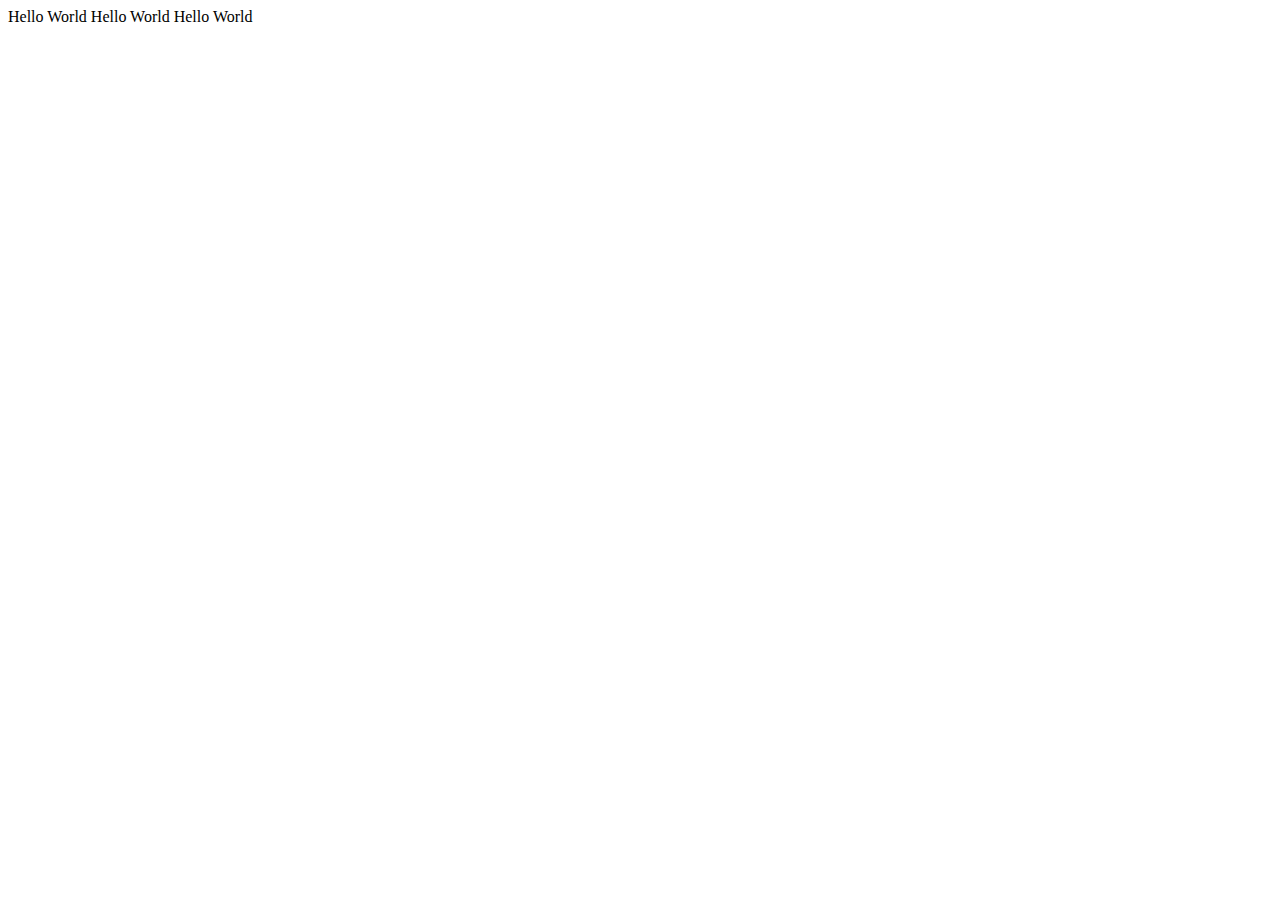
<file: HM-1/index.html>
<!DOCTYPE html>
<html lang="en">
  <head>
    <meta charset="UTF-8" />
    <meta http-equiv="X-UA-Compatible" content="IE=edge" />
    <meta name="viewport" content="width=device-width, initial-scale=1.0" />
    <title>HM1</title>
  </head>
  <body>
    Hello World Hello World Hello World
  </body>
</html>
</file>
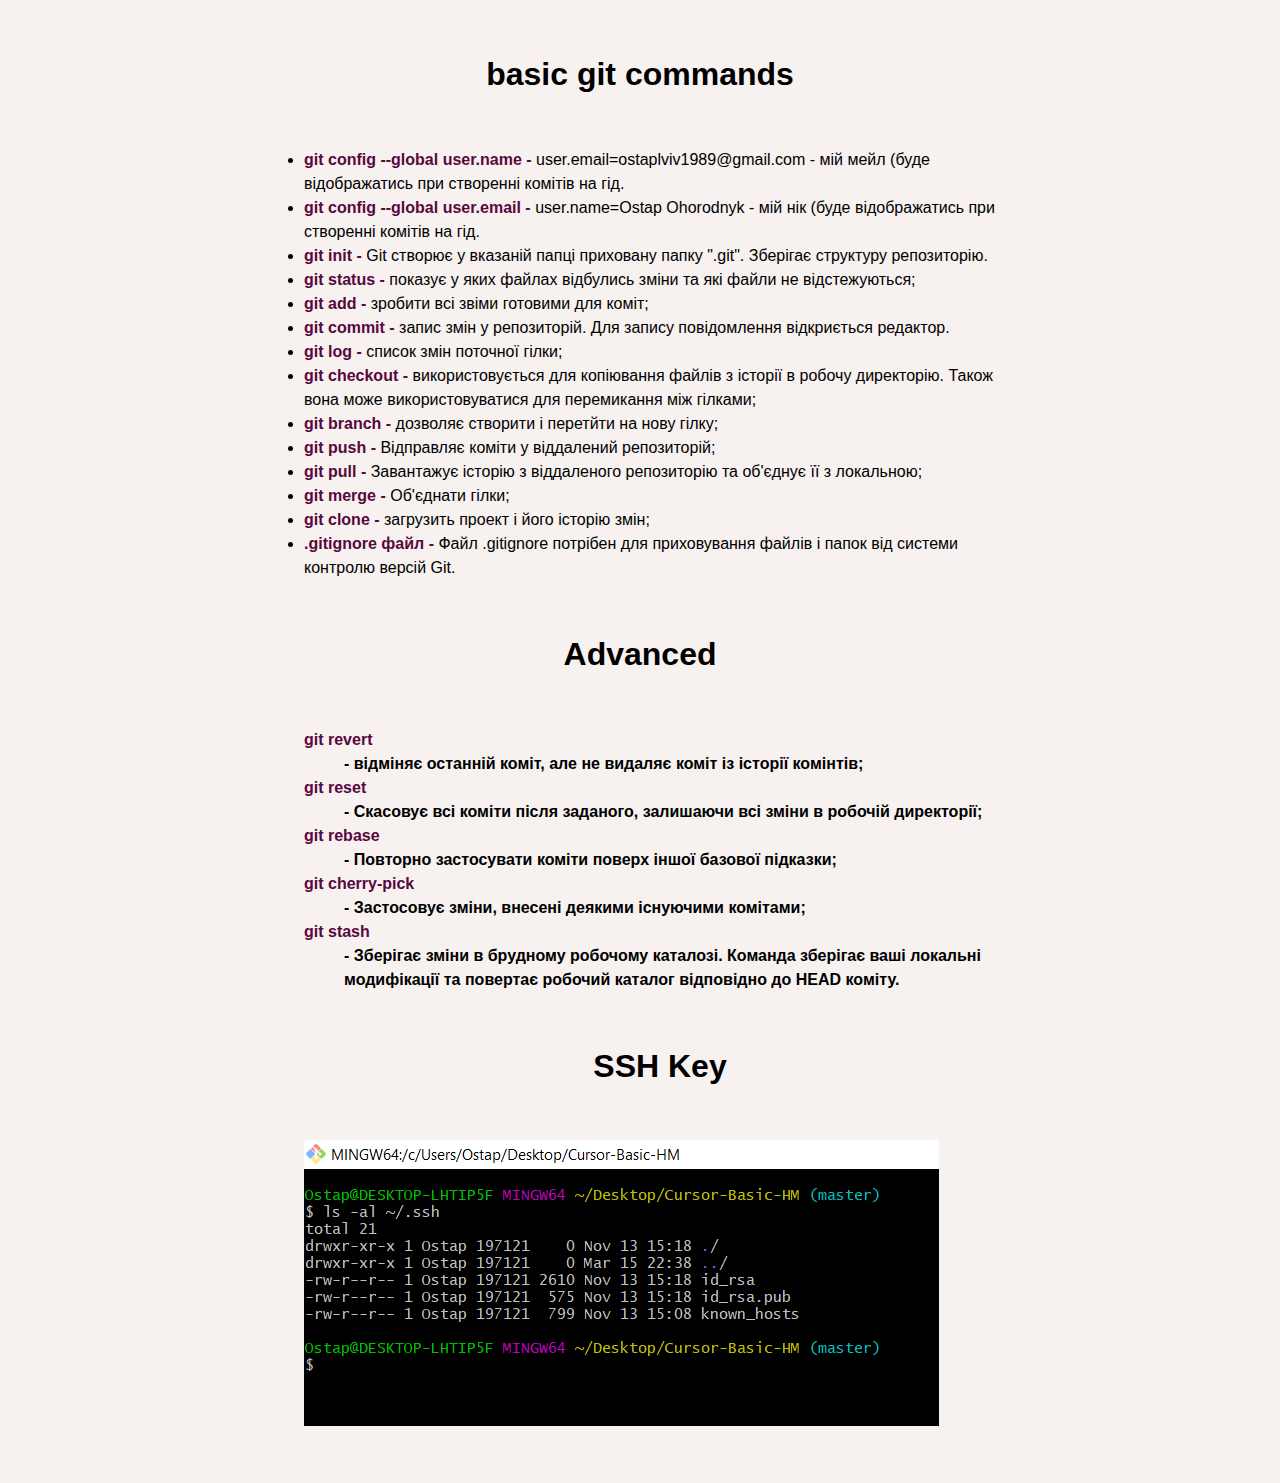
<file: HW-1/index.html>
<!DOCTYPE html>
<html lang="en">
  <head>
    <meta charset="UTF-8" />
    <meta http-equiv="X-UA-Compatible" content="IE=edge" />
    <meta name="viewport" content="width=device-width, initial-scale=1.0" />
    <title>HM1-Git</title>
    <style>
      body{ margin-bottom: 50px;
          background-color: #f7f1ef;
          padding:0 20% 0 20%;
          font-family:  sans-serif;
          line-height: 1.5;
      }
    
      dt{
        font-weight: bold;
          color:rgb(88, 8, 62);
      }
      dd{font-weight: bold;
      }
      h1{text-align: center;
      margin: 50px;}
      b{color: rgb(88, 8, 62);
      }
  
     
  </style>
  </head>
  <body>
    <h1>basic git commands</h1>
    <ul>
      <li>
        <b>git config --global user.name - </b> user.email=ostaplviv1989@gmail.com - мій
        мейл (буде відображатись при створенні комітів на гід.
      </li>
      <li>
        <b>git config --global user.email - </b>user.name=Ostap Ohorodnyk - мій нік
        (буде відображатись при створенні комітів на гід.
      </li>
      <li>
        <b>git init - </b> Git створює у вказаній папці приховану папку ".git". Зберігає
        структуру репозиторію.
      </li>
      <li>
        <b>git status - </b> показує у яких файлах відбулись зміни та які файли не
        відстежуються; 
      </li>
      <li><b>git add - </b>зробити всі звіми готовими для коміт;</li>
      <li>
        <b>git commit -</b> запис змін у репозиторій. Для запису повідомлення
        відкриється редактор.
      </li>
      <li> <b>git log -</b> список змін поточної гілки;</li>
      <li>
        <b>git checkout -</b> використовується для копіювання файлів з історії в робочу
        директорію. Також вона може використовуватися для перемикання між
        гілками;
      </li>

      <li><b>git branch -</b> дозволяє створити і перетйти на нову гілку;</li>
      <li> <b>git push - </b> Відправляє коміти у віддалений репозиторій;</li>

      <li>
        <b>git pull -</b> Завантажує історію з віддаленого репозиторію та об'єднує її з
        локальною;
      </li>
      <li><b>git merge -</b> Об'єднати гілки;</li>
      <li><b>git clone -</b> загрузить проект і його історію змін;</li>
      <li><b>.gitignore файл - </b>Файл .gitignore потрібен для приховування файлів і папок від системи контролю версій Git.</li>
    </ul>
    <h1>Advanced</h1>
    <ul>
      <dl>
        <dt> git revert</dt><dd> - відміняє останній коміт, але не видаляє коміт із історії
        комінтів;</dd>
      
        <dt>git reset</dt><dd>  - Скасовує всі коміти після заданого, залишаючи всі зміни в
        робочій директорії;</dd>
     
        <dt>git rebase</dt><dd>  - Повторно застосувати коміти поверх іншої базової підказки;</dd>
     
        <dt>git cherry-pick </dt><dd> - Застосовує зміни, внесені деякими існуючими комітами;</dd>
      
        <dt>git stash </dt><dd> - Зберігає зміни в брудному робочому каталозі. Команда
        зберігає ваші локальні модифікації та повертає робочий каталог
        відповідно до HEAD коміту.</dd>
      </dl>
      <h1></h1>
      <h1> SSH Key</h1>
      <img src="ssh.png" alt="img-ssh">
  </body>
</html>
</file>
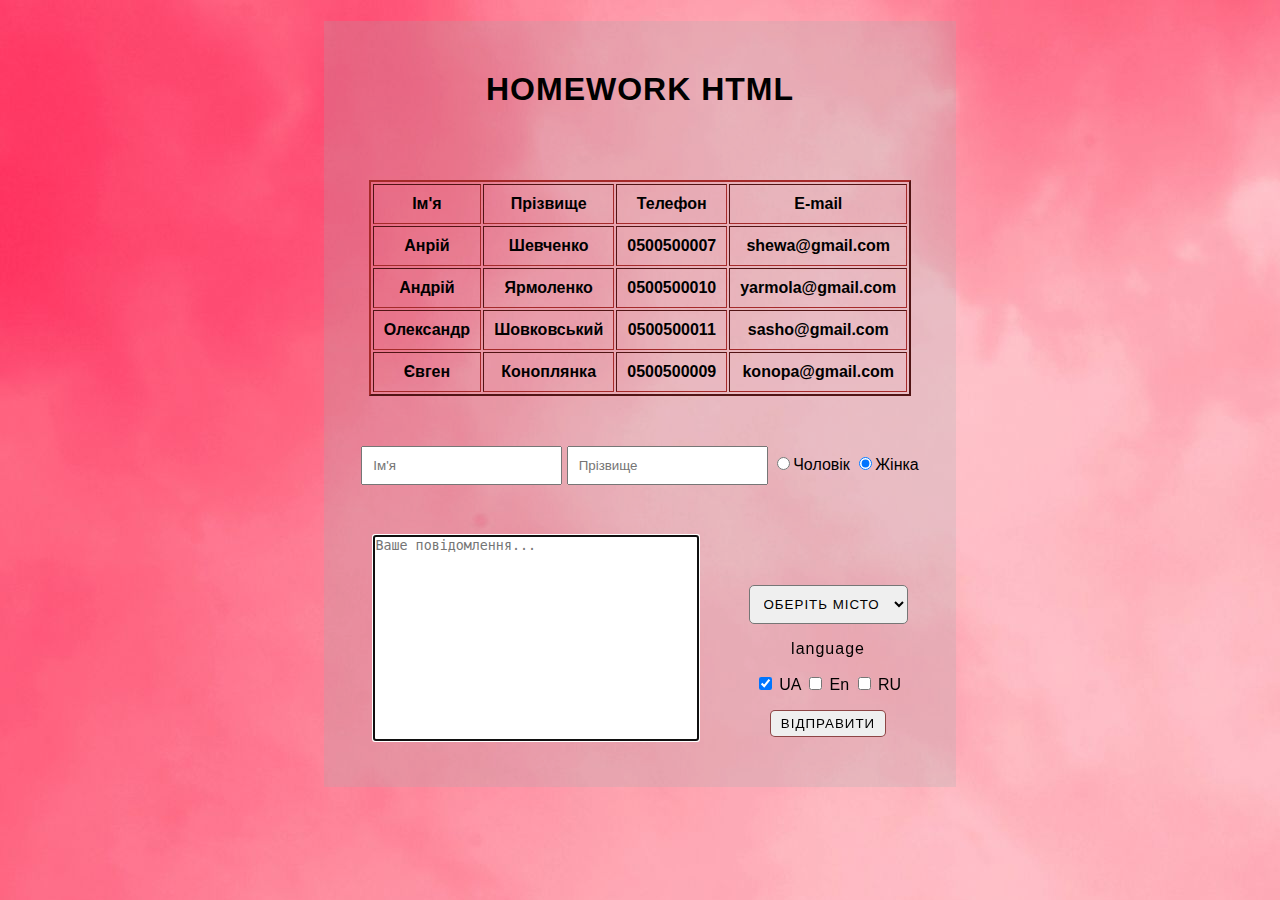
<file: HW-2/index.html>
<!DOCTYPE html>
<html lang="en">
  <head>
    <meta charset="UTF-8" />
    <meta http-equiv="X-UA-Compatible" content="IE=edge" />
    <meta name="viewport" content="width=device-width, initial-scale=1.0" />
    <link rel="stylesheet" href="style.css" />
    <title>homework-2</title>
  </head>
  <body>
    <div class="main-container">
      <h1 class="main-titel">homework html</h1>
      <table class="main-tabel" , border="2" width="50%" cellpadding="10">
        <tr>
          <th>Ім'я</th>
          <th>Прізвище</th>
          <th>Телефон</th>
          <th>E-mail</th>
        </tr>
        <tr>
          <th>Анрій</th>
          <th>Шевченко</th>
          <th>0500500007</th>
          <th>shewa@gmail.com</th>
        </tr>
        <tr>
          <th>Андрій</th>
          <th>Ярмоленко</th>
          <th>0500500010</th>
          <th>yarmola@gmail.com</th>
        </tr>
        <tr>
          <th>Олександр</th>
          <th>Шовковський</th>
          <th>0500500011</th>
          <th>sasho@gmail.com</th>
        </tr>
        <tr>
          <th>Євген</th>
          <th>Коноплянка</th>
          <th>0500500009</th>
          <th>konopa@gmail.com</th>
        </tr>
      </table>
      <form class="main-form" action="#">
        <div class="main-input">
          <input
            class="name-input"
            type="text"
            name="First Name"
            maxlength="20"
            placeholder="Ім'я"
          />

          <input
            class="name-input"
            type="text"
            maxlength="20"
            name="Last Name"
            placeholder="Прізвище"
          />

          <input type="radio" name="sex" value="man" />Чоловік
          <input
            type="radio"
            name="sex"
            value="woman"
            class="radio"
            checked
          />Жінка
        </div>
        <div class="send-message">
          <textarea
            autofocus
            class="input-question"
            name="comment"
            cols="30"
            rows="10"
            placeholder="Ваше повідомлення..."
          ></textarea>
          <div class="main-input">
            <select class="select-city" name="select a city">
              <option value="#" selected disabled>Оберіть місто</option>
              <option value="Kyiv">Львів</option>
              <option value="Lviv">Київ</option>
              <option value="Odesa">Харків</option>
              <option value="Kharkiv">Одеса</option>
              <option value="Kharkiv">Жмеренка</option>
              <option value="etc">Інше</option>
            </select>

            <br />
              <p class="language-style">language</p>
              <p><input type="checkbox" name="lang" value="UA" checked> UA
              <input type="checkbox" name="lang" value="EN"> En
              <input type="checkbox" name="lang" value="Ru"> RU</p>

            <input
              class="sub-btn"
              type="submit"
              name="submitForm"
              value="відправити"
            />
  
              
            </form>
          </div>
        </div>
      </form>
    </div>
  </body>
</html>
</file>
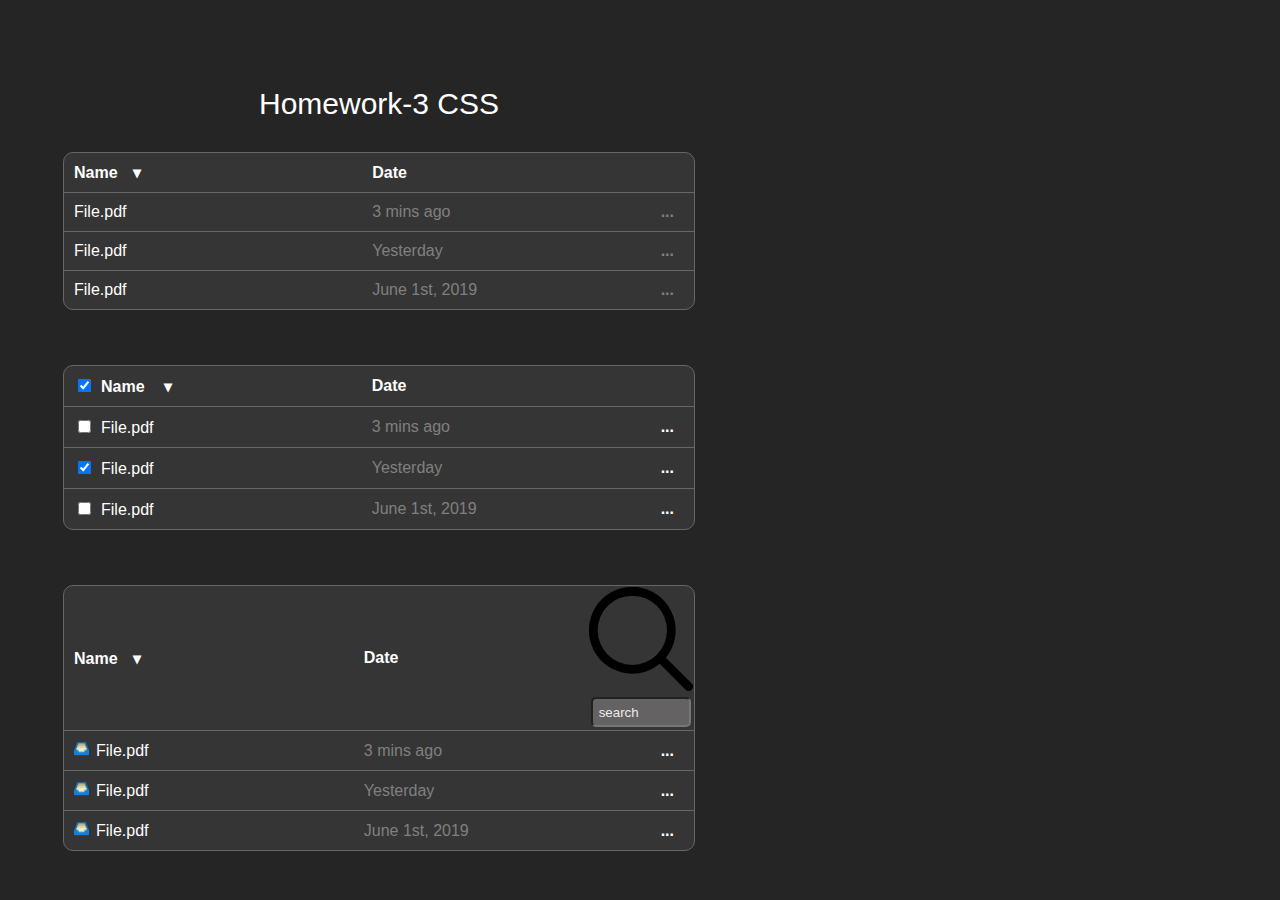
<file: HW-3/index.html>
<!DOCTYPE html>
<html lang="en">
  <head>
    <meta charset="UTF-8" />
    <meta http-equiv="X-UA-Compatible" content="IE=edge" />
    <meta name="viewport" content="width=device-width, initial-scale=1.0" />
    
    <link rel="stylesheet" href="style.css" />
    <title>homework-3</title>
  </head>
  <body>
    <table>
      <caption class="name-tabel">
        Homework-3 CSS
      </caption>
      <tr>
        <th class="tx-left padding-10px down-arrow">Name</th>
        <th class="padding-10px tx-left">Date</th>
        <th></th>
      </tr>
      <tr>
        <td class="padding-10px">File.pdf</td>
        <td class="tx-grey">3 mins ago</td>
        <td class="tx-grey-bold">...</td>
      </tr>
      <tr>
        <td class="padding-10px">File.pdf</td>
        <td class="tx-grey">Yesterday</td>
        <td class="tx-grey-bold">...</td>
      </tr>

      <tr>
        <td class="padding-10px">File.pdf</td>
        <td class="tx-grey">June 1st, 2019</td>
        <td class="tx-grey-bold">...</td>
      </tr>
    </table>

    <table>
      <tr>
        <th class="tx-left padding-10px down-arrow">
          <input
            class="input-margin-right"
            type="checkbox"
            name="name"
            value="name"
            checked
          />Name
        </th>
        <th class="padding-10px tx-left">Date</th>
        <th></th>
      </tr>
      <tr>
        <td class="padding-10px">
          <input
            class="input-margin-right"
            type="checkbox"
            name="file"
            value="name"
          />File.pdf
        </td>
        <td class="tx-grey">3 mins ago</td>
        <td class="tx-white-bold">...</td>
      </tr>
      <tr>
        <td class="padding-10px">
          <input
            class="input-margin-right"
            type="checkbox"
            name="name"
            value="file"
            checked
          />File.pdf
        </td>
        <td class="tx-grey">Yesterday</td>
        <td class="tx-white-bold">...</td>
      </tr>

      <tr>
        <td class="padding-10px">
          <input
            class="input-margin-right"
            type="checkbox"
            name="file"
            checkbox="-"
            value="name"
          />File.pdf
        </td>
        <td class="tx-grey">June 1st, 2019</td>
        <td class="tx-white-bold">...</td>
      </tr>
    </table>
    <table>
      <tr>
        <th class="tx-left padding-10px down-arrow tabel-3-name">Name</th>

        <th class="tabel-3 padding-10px tx-left th.tabel-3">Date</th>

        <th class="tabel-3-wight ">
          <div class="search">
            <label for="search">
            <image src="search.svg" alt="icon-search.svg" id="icon">
            </label>
            <input
           
              class="input-search"
              placeholder=" search "
              type="search"
              id="search"
              checkbox
            />
          </div>
        </th>
      </tr>
      <tr>
        <td class="padding-10px">
          <img class="img-box" src="file-box.png" alt="file-box.png" />File.pdf
        </td>
        <td class="tx-grey pading-left-15">3 mins ago</td>
        <td class="tx-white-bold pading-left-15">...</td>
      </tr>
      <tr>
        <td class="padding-10px">
          <img class="img-box" src="file-box.png" alt="file-box.png" />File.pdf
        </td>
        <td class="tx-grey pading-left-15">Yesterday</td>
        <td class="tx-white-bold pading-left-15">...</td>
      </tr>

      <tr>
        <td class="padding-10px">
          <img class="img-box" src="file-box.png" alt="file-box.png" />File.pdf
        </td>
        <td class="tx-grey pading-left-15">June 1st, 2019</td>
        <td class="tx-white-bold">...</td>
      </tr>
    </table>
  </body>
</html>
</file>
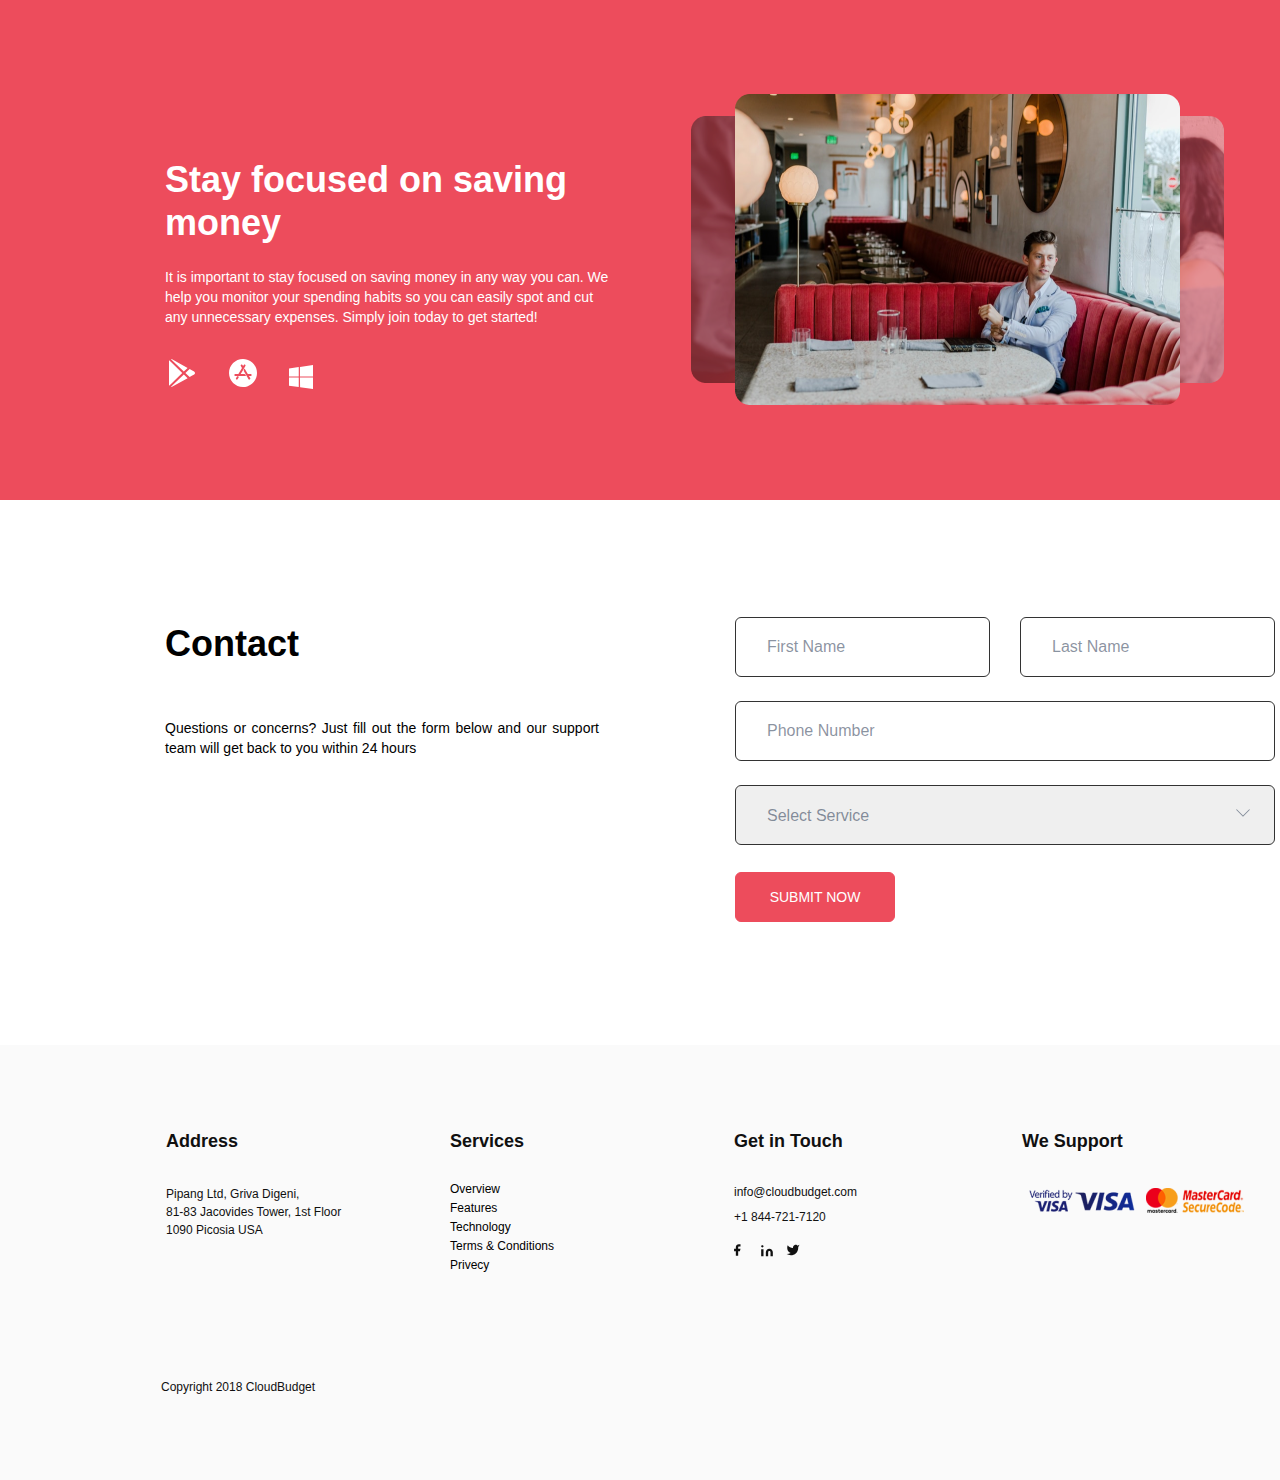
<file: HW-4/index.html>
<!DOCTYPE html>
<html lang="en">
  <head>
    <meta charset="UTF-8" />
    <meta http-equiv="X-UA-Compatible" content="IE=edge" />
    <meta name="viewport" content="width=device-width, initial-scale=1.0" />
    <link rel="stylesheet" href="style.css" />
    <title>Homework-4</title>
  </head>
  <body>
    <div class="main-block">
      <div class="main-tex">
        <p class="stay-focus">Stay focused on saving money</p>
      </div>
      <div class="main-block-text">
        <p>
          It is important to stay focused on saving money in any way you can. We
          help you monitor your spending habits so you can easily spot and cut
          any unnecessary expenses. Simply join today to get started!
        </p>
      </div>

      <div class="apps-market">
        <a href="https://play.google.com/"
          ><img src="img/google-playstore.svg" alt="" class="google"
        /></a>
        <a href="https://www.apple.com/app-store/" class="apple"
          ><img src="img/appstore.svg" alt="apple"
        /></a>
        <a href="https://www.microsoft.com/uk-ua/store/apps/"
          ><img src="img/windows.svg" alt="windows" class="windows" />
        </a>
      </div>
      <div class="main-img">
        <img src="img/main-img.png" alt="main-img" class="top-img" />
      </div>
    </div>

    <div class="Feedback">
      <div class="Feedback-text-content">
        <div class="contact">
          <p class="contact-text">Contact</p>
        </div>

        <div class="questions">
          <p class="questions-text">
            Questions or concerns? Just fill out the form below and our support
            team will get back to you within 24 hours
          </p>
        </div>
      </div>

      <div class="form-Feedback">
        <form action="#">
          <div class="first-name">
            <input
              type="text"
              class="input-first-name"
              placeholder="First Name"
            />
          </div>

          <div class="last-name">
            <input
              type="text"
              class="input-last-name"
              placeholder="Last Name"
            />
          </div>

          <div class="phone">
            <input
              type="number"
              class="input-phone"
              placeholder="Phone Number"
            />
          </div>

          <div class="service">
            <select name="service" id="service" class="select-service">
              <option value="" selected disabled>Select Service</option>
              <option value="">same option</option>
              <option value="">same option</option>
              <option value="">same option</option>
            </select>
          </div>

          <div class="submit">
            <button type="submit">SUBMIT NOW</button>
          </div>
        </form>
      </div>
    </div>


    <div class="footer">

      <div class="address">

          <div class="address-address">
              <p class="text-address">Address</p>
          </div>

          <div class="pipang">
              <p class="text-pipang">Pipang Ltd, Griva Digeni, 
                  <br> 81-83 Jacovides Tower, 1st Floor
                  <br> 1090 Picosia USA
              </p>
          </div>

          <div class="copyright">
              <p class="text-copyright">Copyright 2018 CloudBudget</p>
          </div>

      </div>

      <div class="services">

          <div class="services-services">
              <p class="text-services">Services</p>
          </div>

          <div class="overview">
              <p class="text-overview"><a href="#">overview</a>
                  <br> <a href="#">features</a> 
                  <br> <a href="#">technology</a> 
                  <br> <a href="#">Terms & Conditions</a> 
                  <br> <a href="#">Privecy</a>
              </p>
          </div>

      </div>

      <div class="get-in-touch-content">

          <div class="get-in-touch">
              <p class="text-get-in-touch">Get in Touch</p>
          </div>

          <div class="email">
              <p class="text-email">info@cloudbudget.com</p>
          </div>

          <div class="phone-number">
              <p class="text-phone-number">+1 844-721-7120</p>
          </div>

          <div class="social">
              <a href="https://facebook.com"  ><img src="img/Facebock.svg" alt="Facebook" class="facebook"></a>
              <a href="https://linkedin.com"  ><img src="img/linkedin.svg" alt="LinkedIn" class="linkedin"></a>
              <a href="https://twitter.com"   ><img src="img/twiter.svg" alt="Twitter" class="twitter"></a>
          </div>
          
      </div>

      <div class="we-support">
          <p class="text-we-support">We Support</p>
      </div>

      <div class="visa-mastercard">
          <img src="img/secure-p-1 1.png" alt="Credit-Card" class="img-visa-mastercard">
      </div>

  </div>

</body>
</html>
  </body>
</html>
</file>
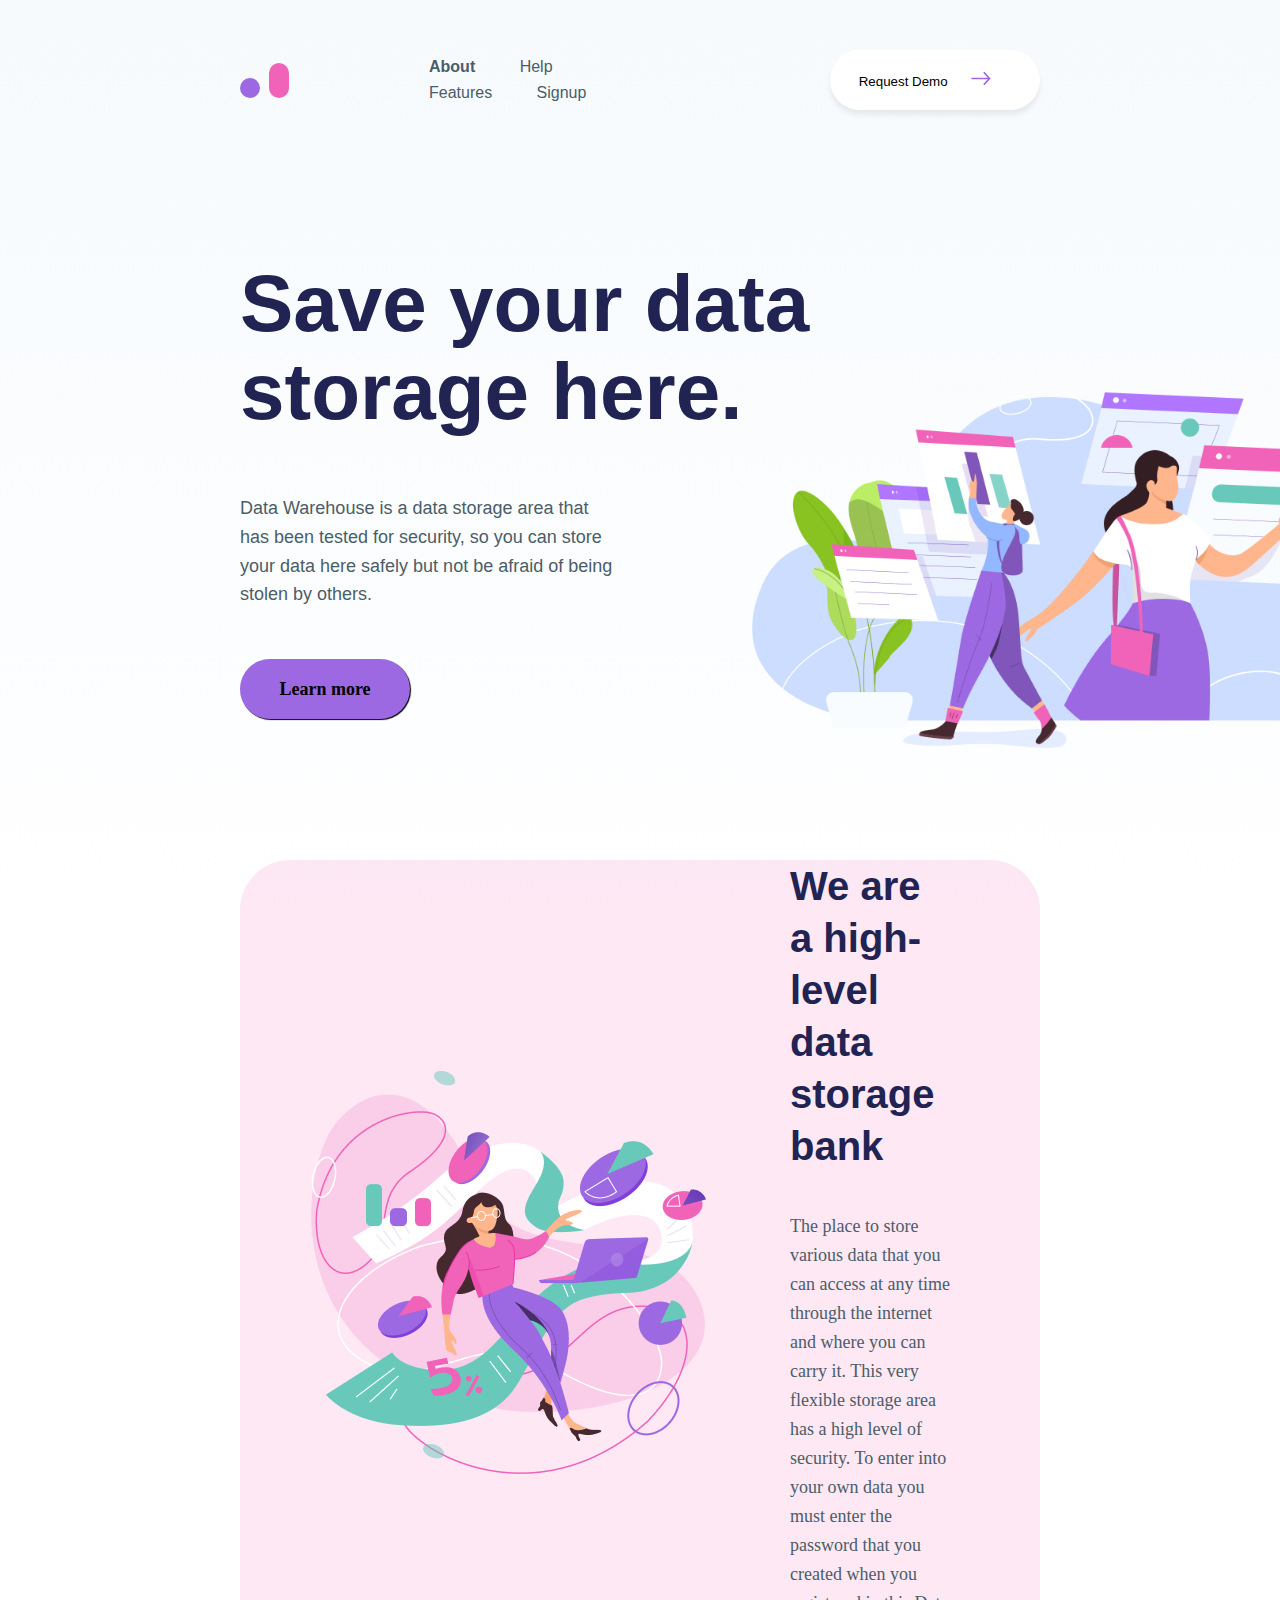
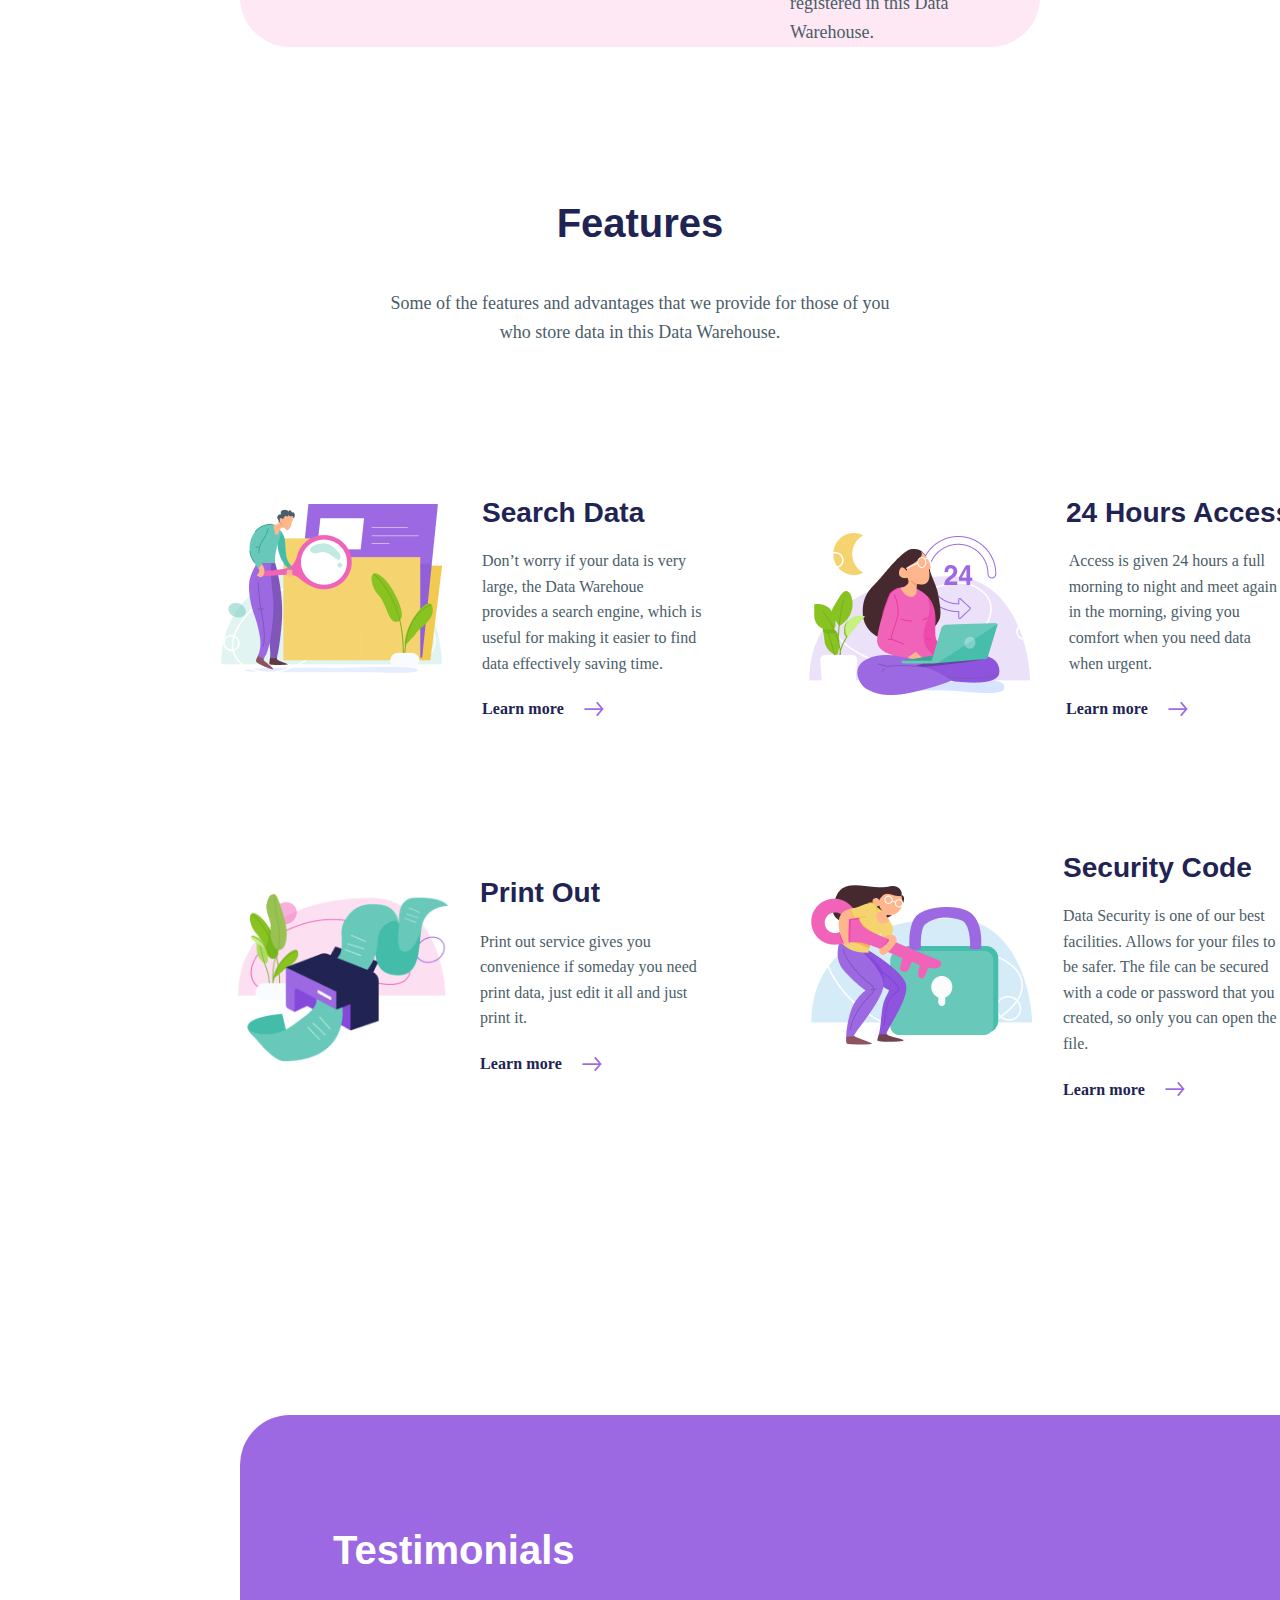
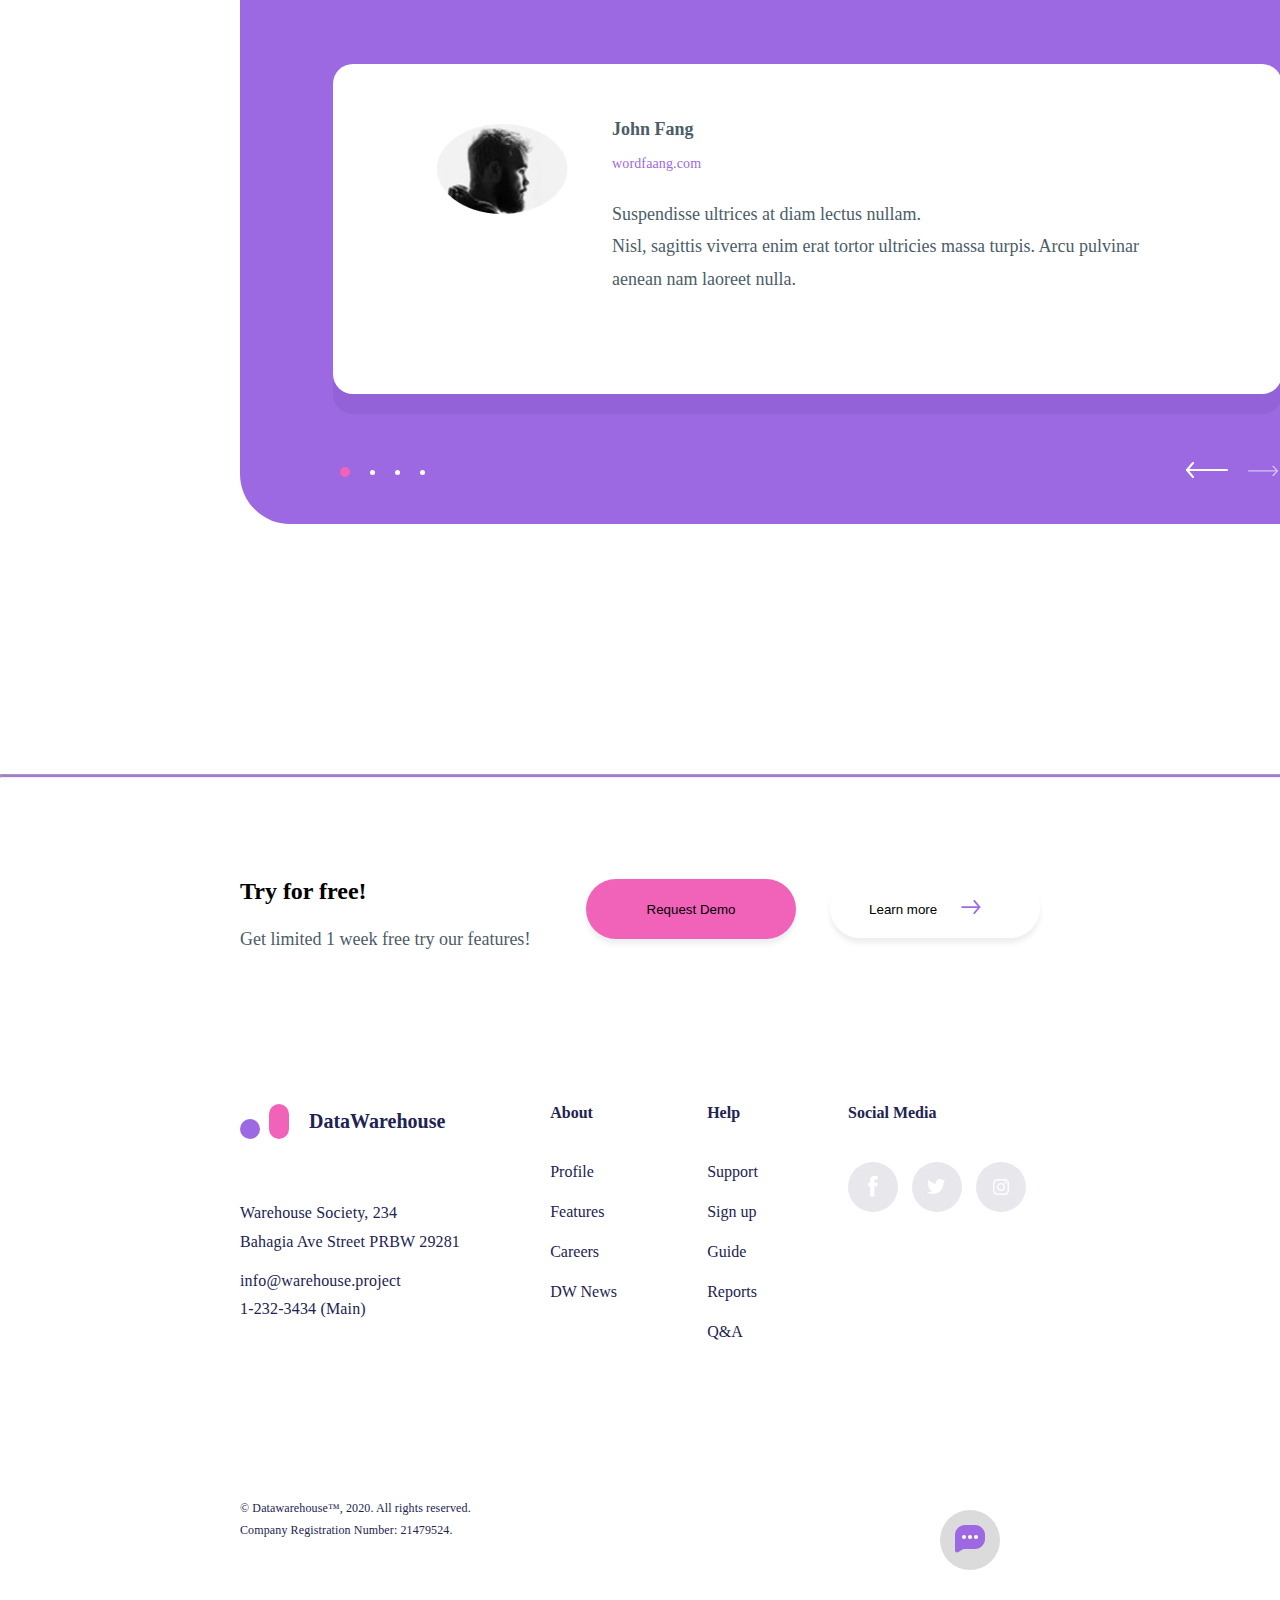
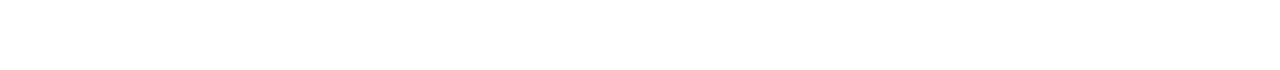
<file: HW-5/index.html>
<!DOCTYPE html>
<html lang="en">
  <head>
    <meta charset="UTF-8" />
    <meta http-equiv="X-UA-Compatible" content="IE=edge" />
    <meta name="viewport" content="width=device-width, initial-scale=1.0" />
    <link rel="stylesheet" href="style.css" />
    <title>Homework-5</title>
  </head>
  <body>
    <!--header-->
    <head>
      <div class="header">
        <img class="main-logo" src="img/logo.svg" alt="logo.svg" />
        <nav class="main-navbar">
          <a class="nav-text-decor cursor-pointer" href="#">About</a>
          <a class="nav-text-decor" href="#">Help</a>
          <a class="nav-text-decor" href="#">Features</a>
          <a class="nav-text-decor" href="#">Signup</a>
        </nav>
        <button class="heder-btn" type="button" href="#">
          Request Demo <img class="btn-arrow" src="img/arrow.svg" />
        </button>
      </div>
    </head>
    <main>
      <!--conteiner-1-->
      <section class="conteiner-1">
        <div class="h1-section-1">
          <h1 class="main-h1-section-1">Save your data storage here.</h1>
        </div>
        <div class="flex-section1">
          <div class="itimes-section-1">
            <p class="text-section-1">
              Data Warehouse is a data storage area that has been tested for
              security, so you can store your data here safely but not be afraid
              of being stolen by others.
            </p>
            <button class="btn-learn">Learn more</button>
          </div>
        </div>
      </section>
      <!--conteiner-2-->
      <section class="conteiner-2">
        <div class="border-conteiner-2">
          <img class="img-2" src="img/img-2.png" alt="img-2" />
          <div class="main-text-conteiner-2">
            <h2 class="h2-text-conteiner-2">
              We are a high-level data storage bank
            </h2>
            <p class="text-conteiner-2">
              The place to store various data that you can access at any time
              through the internet and where you can carry it. This very
              flexible storage area has a high level of security. To enter into
              your own data you must enter the password that you created when
              you registered in this Data Warehouse.
            </p>
          </div>
        </div>
      </section>
      <!-----conteiner-3--->
      <section cxlass="conteiner-3">
        <h2 class="main-text-conteiner-3">Features</h2>
        <p class="text-conteiner-3">
          Some of the features and advantages that we provide for those of you
          who store data in this Data Warehouse.
        </p>
      </section>
      <!-- conteiner-4-->
      <section class="conteiner-4">
        <div class="line-content">
          <div class="main-content">
            <img src="img/search-data.png" alt="search.img" />

            <div class="block-ing-text">
              <h3 class="h3-stayle-conteiner-4">Search Data</h3>
              <p class="text-conteiner-4">
                Don’t worry if your data is very large, the Data Warehoue
                provides a search engine, which is useful for making it easier
                to find data effectively saving time.
              </p>
              <a class="arrow-link" href="#"
                >Learn more
                <img class="btn-arrow" src="img/arrow.svg" alt="arrow"
              /></a>
            </div>
          </div>
          <div class="main-content margin-left-93">
            <img src="img/24-hours-access.png" alt="24-hours-access.png" />
            <div class="block-ing-text">
              <h3 class="h3-stayle-conteiner-4">24 Hours Access</h3>
              <p class="text-conteiner-4">
                Access is given 24 hours a full morning to night and meet again
                in the morning, giving you comfort when you need data when
                urgent.
              </p>
              <a class="arrow-link" href="#"
                >Learn more
                <img class="btn-arrow" src="img/arrow.svg" alt="arrow"
              /></a>
            </div>
          </div>
        </div>
        <div class="line-content">
          <div class="main-content margin-10px">
            <img class="img-print" src="img/print-out.png" alt="print.img" />

            <div class="block-ing-text">
              <h3 class="h3-stayle-conteiner-4">Print Out</h3>
              <p class="text-conteiner-4">
                Print out service gives you convenience if someday you need
                print data, just edit it all and just print it.
              </p>
              <a class="arrow-link" href="#"
                >Learn more
                <img class="btn-arrow" src="img/arrow.svg" alt="arrow"
              /></a>
            </div>
          </div>
          <div class="main-content margin-left-93">
            <img src="img/SecurityCode.png" alt="code.png" />
            <div class="block-ing-text">
              <h3 class="h3-stayle-conteiner-4">Security Code</h3>
              <p class="text-conteiner-4">
                Data Security is one of our best facilities. Allows for your
                files to be safer. The file can be secured with a code or
                password that you created, so only you can open the file.
              </p>
              <a class="arrow-link" href="#"
                >Learn more
                <img class="btn-arrow" src="img/arrow.svg" alt="arrow"
              /></a>
            </div>
          </div>
        </div>
      </section>
      <!------section-5-->

      <section class="conteiner-5">
        <div class="border-conteiner-5">
          <h2 class="main-text-conteiner-5">Testimonials</h2>
          <div class="border-business-card">
            <img class="head-men" src="img/head-men.png" alt="photo" />
            <div class="business-card-text">
              <h4 class="">John Fang</h4>
              <a class="wordfaang" href="#">wordfaang.com</a>
              <p class="text-card">
                Suspendisse ultrices at diam lectus nullam. <br />Nisl, sagittis
                viverra enim erat tortor ultricies massa turpis. Arcu pulvinar
                aenean nam laoreet nulla.
              </p>
            </div>
          </div>
          <div class="points-arrow">
            <div class="points">
              <div class="point-activ"></div>
              <div class="point"></div>
              <div class="point"></div>
              <div class="point"></div>
            </div>
            <div class="test-arrows">
              <a class="white-arrow" href="#"
                ><img src="img/arrow-back.svg" alt="arrow-white"
              /></a>
              <a href="#" class="white"
                ><img class="arrow-darck" src="img/arrow-back.svg" alt="arrow"
              /></a>
            </div>
          </div>
        </div>
      </section>
      <hr class="hr-width100" />

      <!------------Footer-------->

      <footer class="footer">
        <div class="footer-text-btn">
          <div class="main-text-footer">
            <h2 clss="try-for">Try for free!</h2>
            <p class="get-limit">Get limited 1 week free try our features!</p>
          </div>
          <div class="footer-btn">
            <button class="heder-btn pink" src=".header">Request Demo</button>
            <button class="heder-btn">
              Learn more <img class="btn-arrow" src="img/arrow.svg" />
            </button>
          </div>
        </div>
        <div class="footer-links">
          <div class="footer-navigation">
            <div class="DataWarehouse">
              <div class="display-flex">
                <img class="logo" src="img/logo.svg" alt="logo.svg" />
                <p class="DataWarehouse-text">DataWarehouse</p>
              </div>
              <p class="WarehouseSociety">
                Warehouse Society, 234 <br />Bahagia Ave Street PRBW 29281
              </p>
              <p class="info-text">
                info@warehouse.project <br />
                1-232-3434 (Main)
              </p>
            </div>
          </div>

          <div class="About">
            <p class="About-text">About</p>
            <a class="link" href="#" alt="link">Profile </a>
            <a class="link" href="#" alt="link"> Features </a>
            <a class="link" href="#" alt="link"> Careers </a>
            <a class="link" href="#" alt="ve"> DW News</a>
          </div>
          <div class="Help-text">
            <p class="About-text">Help</p>
            <a class="link" alt="link">Support </a>
            <a class="link" href="#" alt="link"> Sign up </a>
            <a class="link" href="#" alt="link"> Guide </a>
            <a class="link" href="#" alt="link"> Reports </a>
            <a class="link" href="#" alt="link"> Q&A </a>
          </div>
          <div class="Social-Media">
            <p class="About-text">Social Media</p>
            <div class="social">
              <a class="social-icon fb" href="https://www.facebook.com/">
                <img src="img/fb.svg" alt="facebook" />
              </a>
              <a class="social-icon twitter" href="https://www.twitter.com/">
                <img src="img/twitter.svg" alt="twitter" />
              </a>
              <a
                class="social-icon instagram"
                href="https://www.instagram.com/"
              >
                <img src="img/instagram.svg" alt="instagram" />
              </a>
            </div>
          </div>
        </div>
        <div class="footer-company">
          <p class="Company-Registration">
            © Datawarehouse™, 2020. All rights reserved.<br />
            Company Registration Number: 21479524.
          </p>
          <a class="dialog-icon" href="#">
            <img src="img/dialog-icon.svg" alt="dialog-img" />
          </a>
        </div>
      </footer>
    </main>
  </body>
</html>
</file>
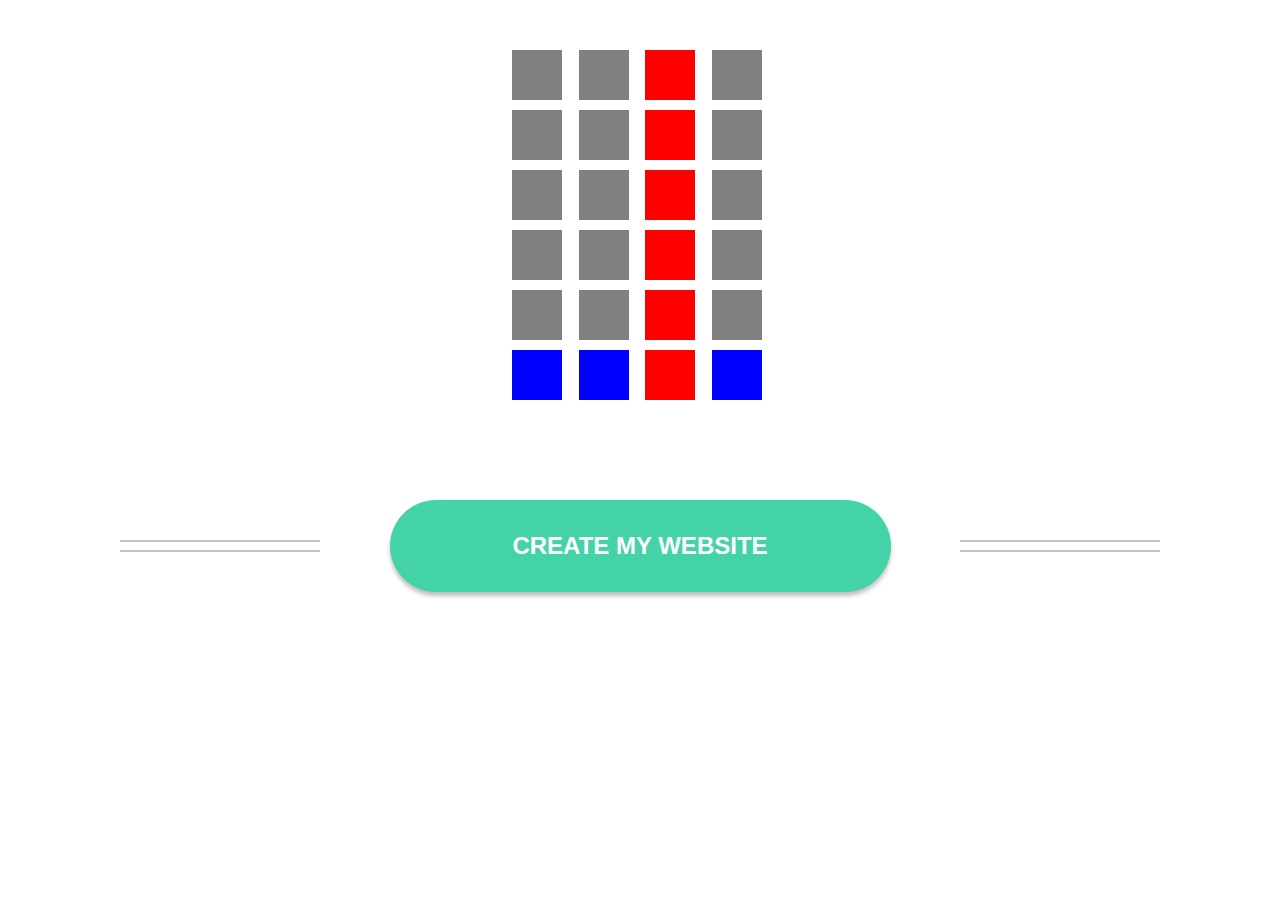
<file: HW-6/index.html>
<!DOCTYPE html>
<html lang="en">
  <head>
    <meta charset="UTF-8" />
    <meta http-equiv="X-UA-Compatible" content="IE=edge" />
    <meta name="viewport" content="width=device-width, initial-scale=1.0" />
    <link rel="stylesheet" href="style.css" />
    <title>Document</title>
  </head>
  <body>
    <body>
      <div class="squares">
      <div class="square"></div>
      <div class="square"></div>
      <div class="square"></div>
      <div class="square"></div>
      <div class="square"></div>
      <div class="square"></div>
      <div class="square"></div>
      <div class="square"></div>
      <div class="square"></div>
      <div class="square"></div>
      <div class="square"></div>
      <div class="square"></div>
      <div class="square"></div>
      <div class="square"></div>
      <div class="square"></div>
      <div class="square"></div>
      <div class="square"></div>
      <div class="square"></div>
      <div class="square"></div>
      <div class="square"></div>
      <div class="square"></div>
      <div class="square"></div>
      <div class="square"></div>
      <div class="square"></div>
      </div>
      
          <div class="btn-create">
          <button class="btn" type="button">CREATE MY WEBSITE</button> 
          </div>

  </body>
</html>
</file>
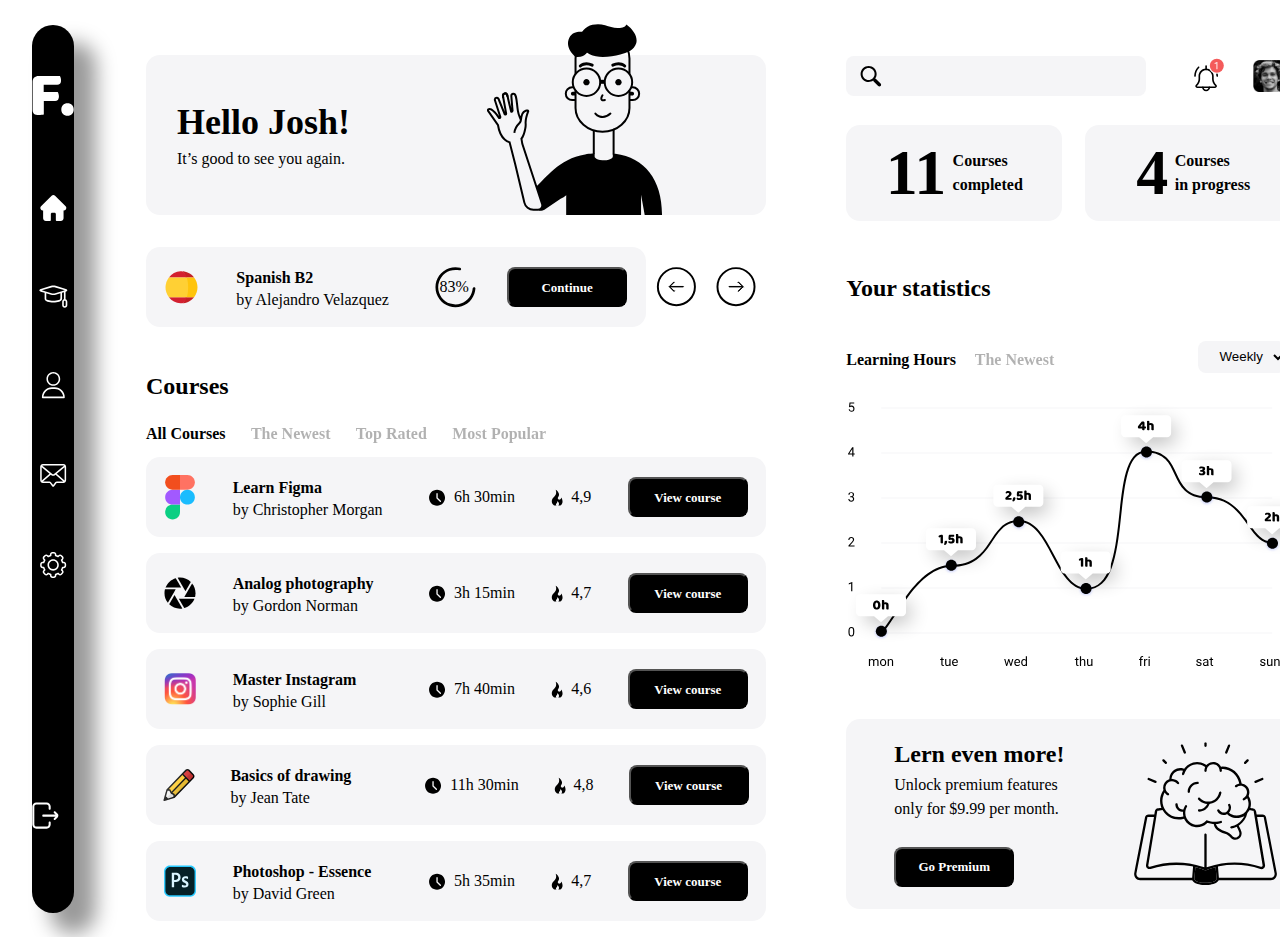
<file: HW-7/index.html>
<!DOCTYPE html>
<html lang="en">
  <head>
    <meta charset="UTF-8" />
    <meta http-equiv="X-UA-Compatible" content="IE=edge" />
    <meta name="viewport" content="width=device-width, initial-scale=1.0" />
    <link rel="stylesheet" href="style.css" />

    <title>Homework-7</title>
  </head>
  <body>
    <aside class="asaide-bar">
      <div class="asaide-items">
        <a href="#" class="logo"><img src="img/F.svg" alt="logo" /></a>
        <div class="nav">
          <a href="#" class="nav-items"
            ><img src="img/home.svg" alt="home"
          /></a>
          <a href="#" class="nav-items"
            ><img src="img/courses.svg" alt="courses"
          /></a>
          <a href="#" class="nav-items"
            ><img src="img/profile.svg" alt="profile"
          /></a>
          <a href="#" class="nav-items"
            ><img src="img/messages.svg" alt="messages"
          /></a>
          <a href="#" class="nav-items margin-bottom-224px"
            ><img src="img/settings.svg" alt="settings"
          /></a>
        </div>
        <a href="#" class="quit"><img src="img/quit.svg" alt="quit" /></a>
      </div>
    </aside>
    <main class="main">
      <div class="main-content-left">
        <div class="head-part">
          <div class="border-hello">
            <div class="border-hello-text">
              <div><h1 class="Hello-Josh">Hello Josh!</h1></div>
              <div><p class="text">It’s good to see you again.</p></div>
            </div>
            <img class="img-Josh" src="img/hello.svg" alt="hello-Josh" />
          </div>
          <div class="flex-conteiner">
            <div class="spenish-border">
              <img src="img/spanish-flag.svg" alt="spanish-flag" />
              <div class="spenish-text">
                <p class="Spanish-B2">Spanish B2</p>
                <p class="Alejandro-Velazquez">by Alejandro Velazquez</p>
              </div>
              <div class="spain-progress">
                <img class="progress" src="img/progress.svg" alt="progress" />
                <span class="spain-progress-span">83%</span>
              </div>
              <button class="butto-sp" type="button">Continue</button>
            </div>
            <div class="arrows">
              <img
                class="arrow"
                src="img/arrow-previous.svg"
                alt="arrow-previous"
              />
              <img class="arrow" src="img/arrow-next.svg" alt="arrow-next" />
            </div>
          </div>
          <div class="Courses">
            <h2 class="h2-style">Courses</h2>

            <div class="Courses-bar">
              <a class="curses-item" href="#">All Courses</a>
              <a class="curses-item opacity-item" href="#">The Newest</a>
              <a class="curses-item opacity-item" href="#">Top Rated</a>
              <a class="curses-item opacity-item" href="#">Most Popular</a>
            </div>
            <div class="curses-border margin-bottom-1em">
              <img class="logo-size" src="img/figma.svg" alt="figma-logo" />
              <div class="spenish-text">
                <p class="Spanish-B2">Learn Figma</p>
                <p class="Alejandro-Velazquez">by Christopher Morgan</p>
              </div>
              <div class="time-item">
                <img
                  class="time-img"
                  src="img/clock_blacksvg.svg"
                  alt="clock"
                />
                <p class="time-item-text">6h 30min</p>
              </div>
              <div class="time-item">
                <img class="time-img" src="img/fire.svg" alt="clock" />
                <p class="time-item-text">4,9</p>
              </div>
              <button class="butto-sp" type="button">View course</button>
            </div>
            <div class="curses-border margin-bottom-1em">
              <img class="logo-size" src="img/camera.svg" alt="camera-logo" />
              <div class="spenish-text">
                <p class="Spanish-B2">Analog photography</p>
                <p class="Alejandro-Velazquez">by Gordon Norman</p>
              </div>
              <div class="time-item">
                <img
                  class="time-img"
                  src="img/clock_blacksvg.svg"
                  alt="clock"
                />
                <p class="time-item-text">3h 15min</p>
              </div>
              <div class="time-item">
                <img class="time-img" src="img/fire.svg" alt="clock" />
                <p class="time-item-text">4,7</p>
              </div>
              <button class="butto-sp" type="button">View course</button>
            </div>
            <div class="curses-border margin-bottom-1em">
              <img class="logo-size" src="img/instagram.png" alt="instagram" />
              <div class="spenish-text">
                <p class="Spanish-B2">Master Instagram</p>
                <p class="Alejandro-Velazquez">by Sophie Gill</p>
              </div>
              <div class="time-item">
                <img
                  class="time-img"
                  src="img/clock_blacksvg.svg"
                  alt="clock"
                />
                <p class="time-item-text">7h 40min</p>
              </div>
              <div class="time-item">
                <img class="time-img" src="img/fire.svg" alt="clock" />
                <p class="time-item-text">4,6</p>
              </div>
              <button class="butto-sp" type="button">View course</button>
            </div>
            <div class="curses-border margin-bottom-1em">
              <img
                class="logo-size"
                src="img/drawing.svg"
                alt="sdrawing-logo"
              />
              <div class="spenish-text">
                <p class="Spanish-B2">Basics of drawing</p>
                <p class="Alejandro-Velazquez">by Jean Tate</p>
              </div>
              <div class="time-item">
                <img
                  class="time-img"
                  src="img/clock_blacksvg.svg"
                  alt="clock"
                />
                <p class="time-item-text">11h 30min</p>
              </div>
              <div class="time-item">
                <img class="time-img" src="img/fire.svg" alt="clock" />
                <p class="time-item-text">4,8</p>
              </div>
              <button class="butto-sp" type="button">View course</button>
            </div>
            <div class="curses-border margin-bottom-1em">
              <img
                class="logo-size"
                src="img/photoshop.svg"
                alt="photoshop-logo"
              />
              <div class="spenish-text">
                <p class="Spanish-B2">Photoshop - Essence</p>
                <p class="Alejandro-Velazquez">by David Green</p>
              </div>
              <div class="time-item">
                <img
                  class="time-img"
                  src="img/clock_blacksvg.svg"
                  alt="clock"
                />
                <p class="time-item-text">5h 35min</p>
              </div>
              <div class="time-item">
                <img class="time-img" src="img/fire.svg" alt="clock" />
                <p class="time-item-text">4,7</p>
              </div>
              <button class="butto-sp" type="button">View course</button>
            </div>
          </div>
        </div>
      </div>
      <div class="main-content-right">
        <div class="input-conteiner">
          <input
            class="search-input"
            type="text"
            name="src"
            placeholder=""
            id="search"
          />
          <div class="Notification">
            <img
              class="input-img margin-Notification"
              src="img/Notification.svg"
              alt="Notification"
            />
            <img
              class="input-img"
              src="img/profile-photo.png"
              alt="profile-photo"
            />
            <img
              href="#"
              class="input-img margin-auto"
              src="img//arrow-down.svg"
              alt="arrow-down"
            />
          </div>
        </div>
        <div class="two-border">
          <div class="border margin-right-20">
            <p class="border-bolt-text">11</p>
            <p class="border-text">Courses<br />completed</p>
          </div>
          <div class="border">
            <p class="border-bolt-text">4</p>
            <p class="border-text">Courses<br />in progress</p>
          </div>
        </div>

        <p class="h2-style margin-style">Your statistics</p>
        <div class="grafick-bar">
          <div class="grafick-item">
            <a class="curses-item" href="#">Learning Hours</a>
            <a class="curses-item opacity-item" href="#">The Newest</a>
          </div>
          <select class="period-selection" name="period selection">
            <option class="Weekly" value="Weekly">Weekly</option>
            <option value="day">day</option>
            <option value="month">month</option>
          </select>
        </div>
        <img href="#" class="graphik" src="img/graphik.svg" alt="graphik.svg" />
        <div class="learn-border">
      
          <div class="learn-even">
          
            <p class="h2-style">Lern even more!</p>
            <p class="lern-item">
              Unlock premium features only for $9.99 per month.
            </p>
        
         
          <button class="butto-sp margin-top-2em" type="button">Go Premium</button>
        </div>
        <img
        class="learn-img"
        href="#"
        src="img/learn-more.svg"
        alt="learn-more.svg"
      />
        </div>
          </div>
        </div>
      </div>
    </main>
  </body>
</html>
</file>
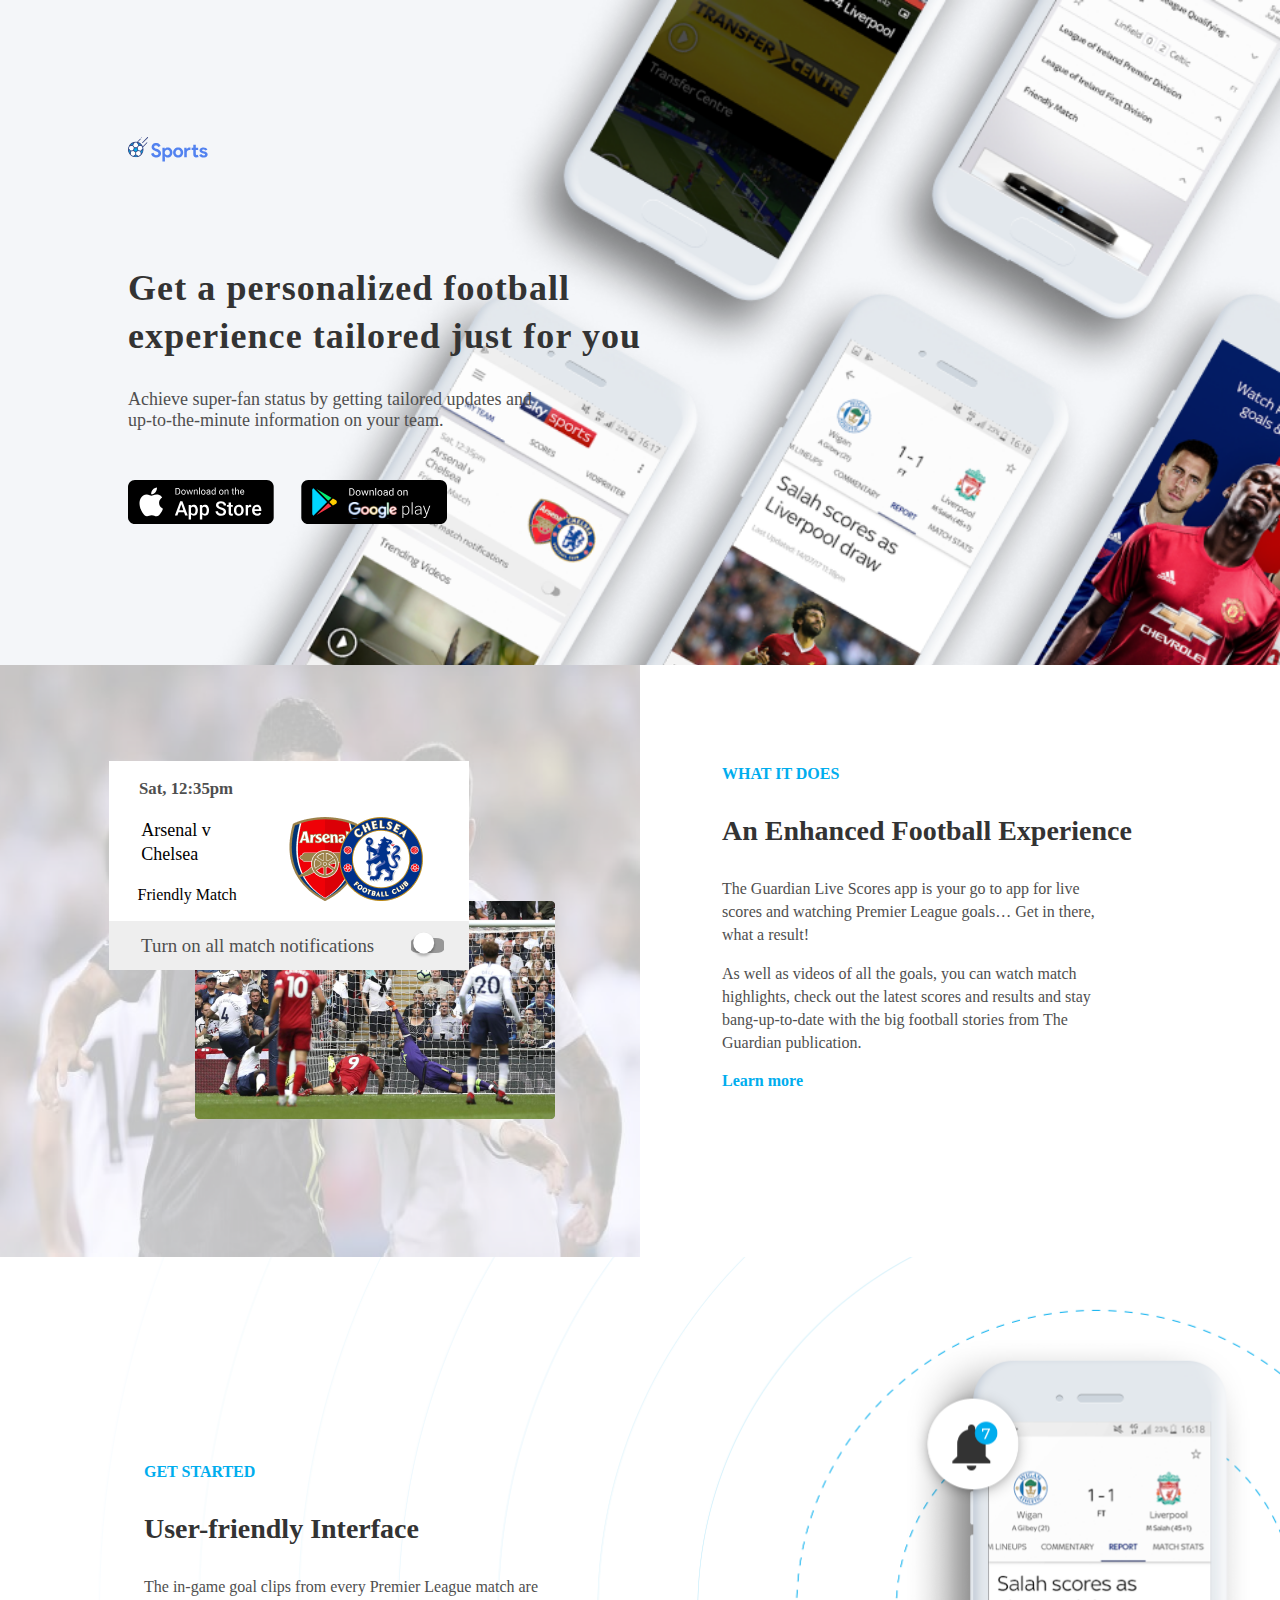
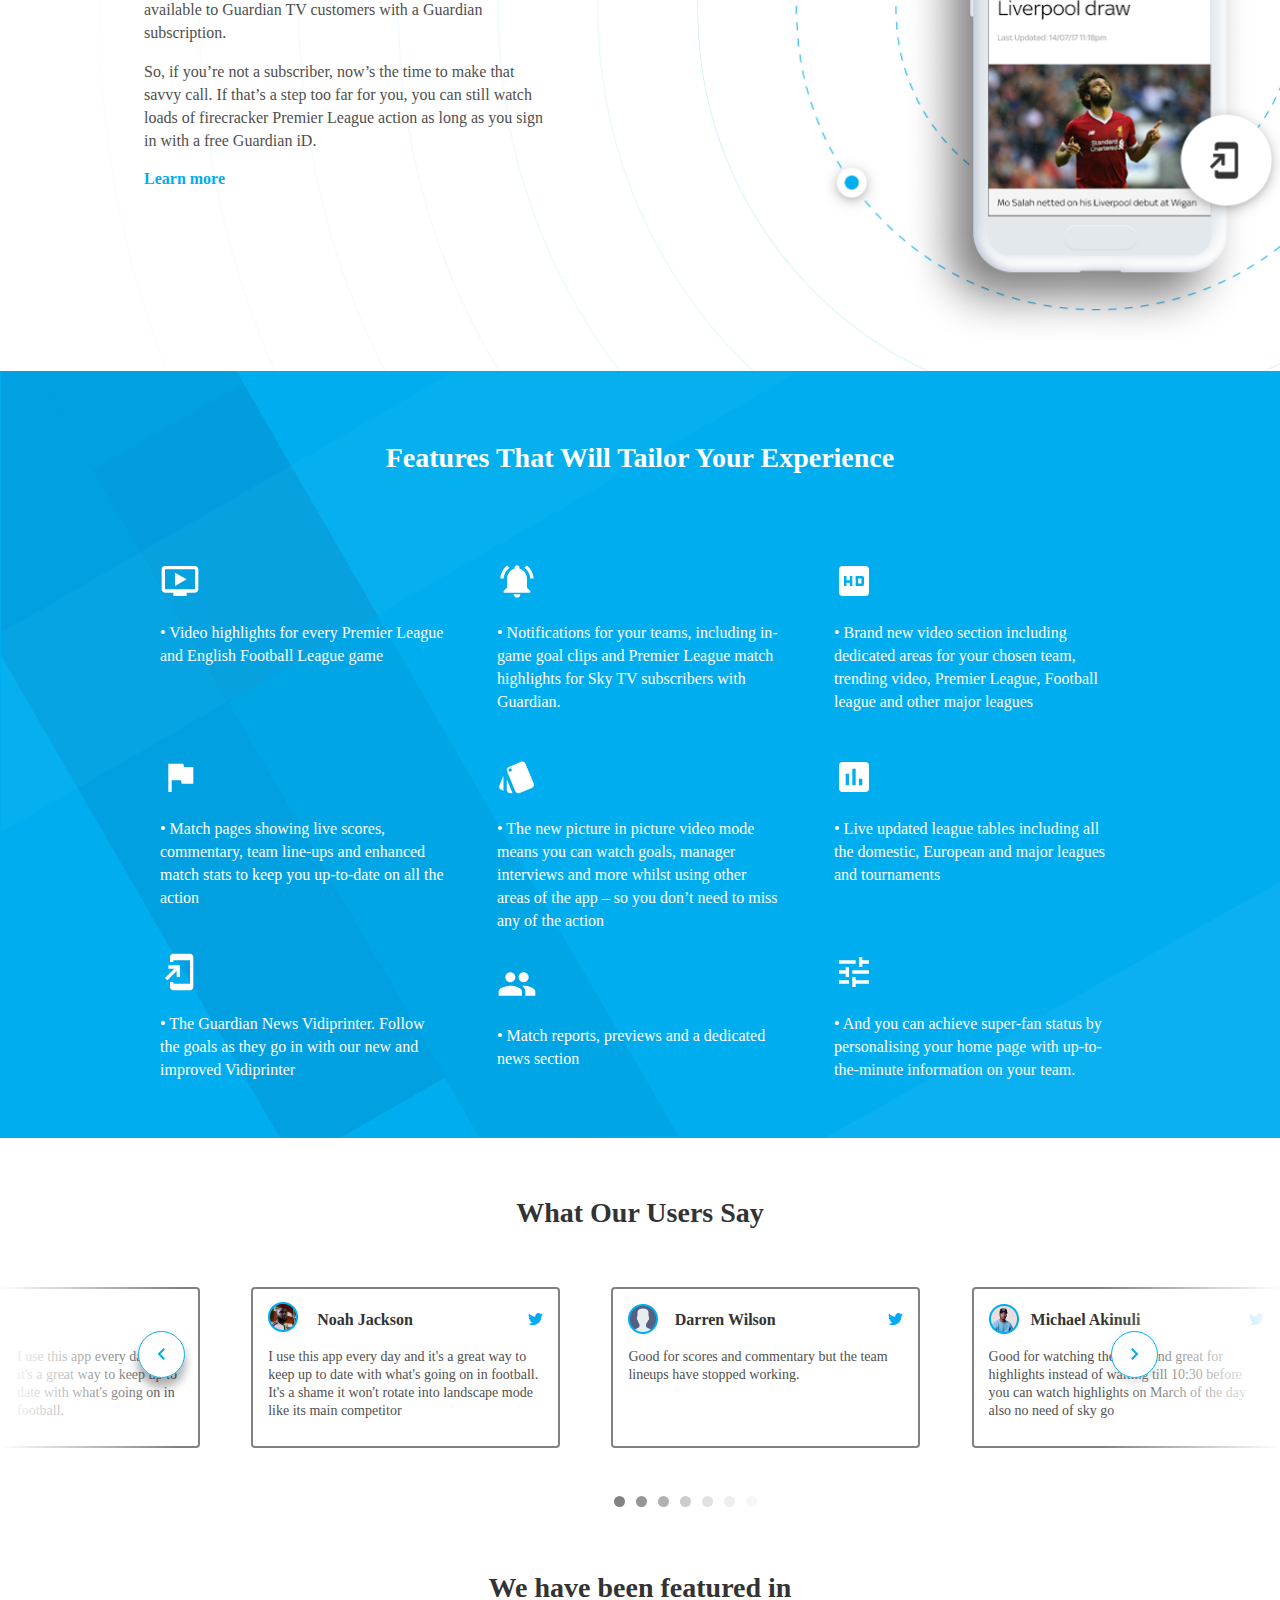
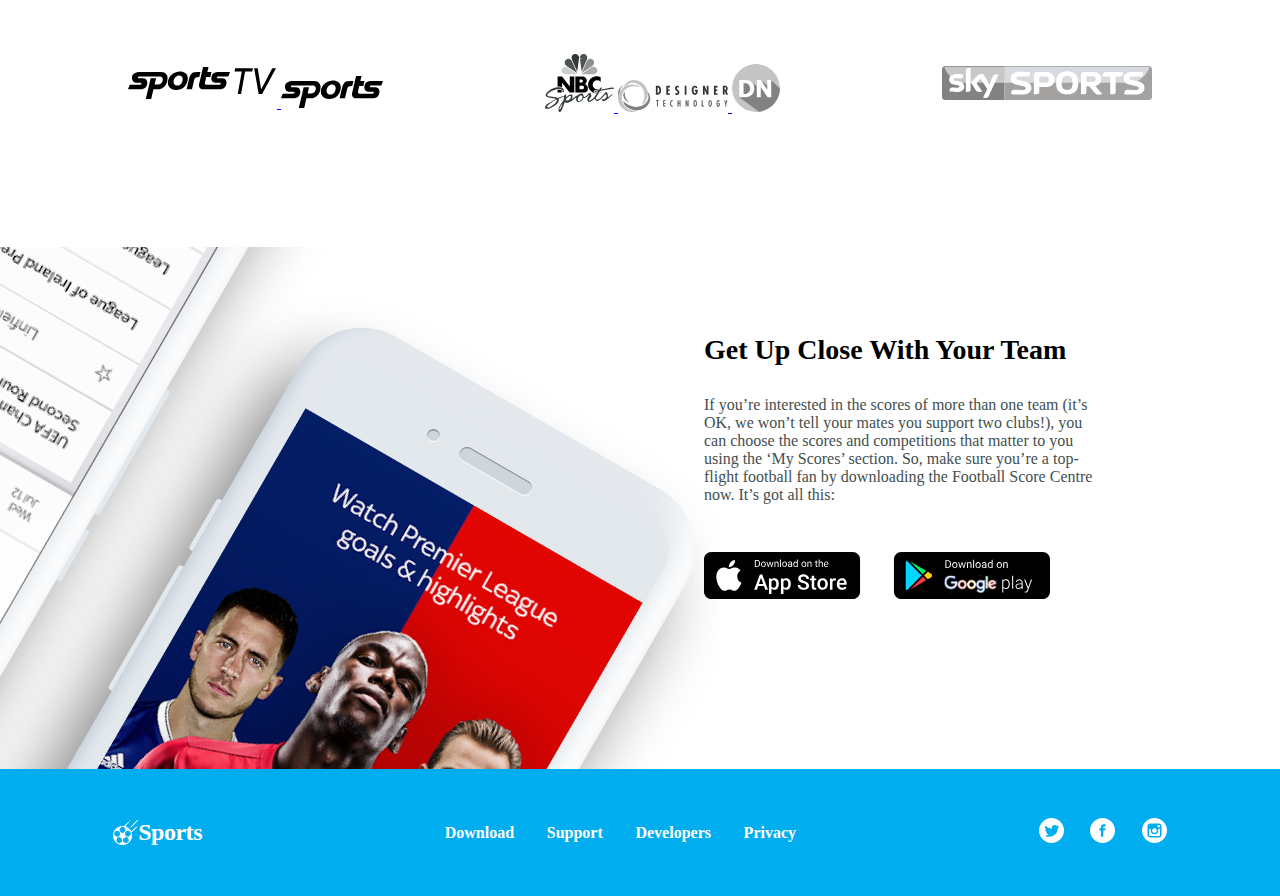
<file: HW-8/index.html>
<!DOCTYPE html>
<html lang="en">
  <head>
    <meta charset="UTF-8" />
    <meta http-equiv="X-UA-Compatible" content="IE=edge" />
    <meta name="viewport" content="width=device-width, initial-scale=1.0" />
    <link rel="stylesheet" href="style.css" />
    <title>Homework-8</title>
  </head>
  <body>
    <header>
      <div class="header-conteiner">
        <div class="header-conteiner-left-pert">
          <img
            src="img/heder_img/Header-logo.svg"
            alt="Header-logo"
            class="Header-logo"
          />
          <h2 class="Get-a-personalized">
            Get a personalized football experience tailored just for you
          </h2>
          <p class="text-Achieve">
            Achieve super-fan status by getting tailored updates and
            up-to-the-minute information on your team.
          </p>
          <div class="header-store">
            <div class="aplle-store-box">
            <a href="https://www.apple.com/ua/app-store/" target="_blank"
              ><img class="header-bt-img" src="img/heder_img/Apple Store.svg" alt="Apple Store.svg"
            /></a></div>
            <div class="google-play-store-box">
            <a href="https://play.google.com/store" target="_blank"
              ><img class="header-bt-img" src="img/heder_img/Google Play.svg" alt="Google Play.svg"
            /></a>
          </div>
          </div>
          </div>
        </div>
       
      </div>
 
    </header>
    <main>

      <section class="section-FC">
<div class="fc-left-part"> 
  <img class="foto-ronaldo"src="img/Rectangle.png"alt="football-players">
  <div class="video-card">
    <img src="img/SAMPLE02.png" alt="video">
  </div>

  <div class="match-card">
    <div class="match-card-text">
      <p class="data-match">Sat, 12:35pm</p>
      <div class="fc-team-img">
        <img class="arsenal-fc" src="img/arsenal.png" alt="arsenal.png">
        <img class="chelsea-fc" src="img/chelsea-fc.png" alt="chelsea-fc">
      </div>
    <p class="footbol-team">Arsenal v
      Chelsea</p>
    <p class="match-status">Friendly Match</p>
    <div class="switch">
   <div class="conteiner-turn-on-text">
     
  
      <p class="turn-on-text">Turn on all match notifications</p>
    </div>
      <div class="switch-img">
 
     <div class="border-grey">
         <img clsss="ellipse" src="img/Ellipse.svg" alt="Ellipse.svg">

  </div>
    </div>
   
    </div>

  </div>

</div>
</div>
<div class="right-part-section-2">
  <div class="conteiner-section-2r-p">
<h4 class="what-it-does">WHAT IT DOES</h3>
  <h3 class="An-Enhanced ">An Enhanced Football Experience</h3>
  <div class="conteiner-Text-swction-2">
<p class="Text-left-section-2">The Guardian Live Scores app is your go to app for live scores and watching Premier League goals… Get in there, what a result!</p>
  <p class="Text-left-section-2">As well as videos of all the goals, you can watch match highlights, check out the latest scores and results and stay bang-up-to-date with the big football stories from The Guardian publication.</p>
<a class="Learn-more" href="#">Learn more</a>
</div>
</div>
</div>
      </section>

      <section class="section-3">
<div class="mobile-look">
  
</div>
      <div class="left-part-section-3">
        <div class="conteiner-section-2r-p">
      <h4 class="what-it-does margin-top-section-3">GET STARTED</h3>
       <div> <h3 class="An-Enhanced width-100">User-friendly Interface</h3></div>
        <div class="conteiner-Text-swction-2">
      <p class="Text-left-section-2">The in-game goal clips from every Premier League match are available to Guardian TV customers with a Guardian subscription.</p>
        <p class="Text-left-section-2">So, if you’re not a subscriber, now’s the time to make that savvy call. If that’s a step too far for you, you can still watch loads of firecracker Premier League action as long as you sign in with a free Guardian iD.</p>
      <a class="what-it-does text-decoration-none" href="#">Learn more</a>
      </div>
      </div>
      </div>
      </section>


      <section class="section-4">
        
        
      

<div class="main-conteiner-section-4">
  <div class="main-text-section-4">
<h2 class="Features-section-4">Features That Will Tailor Your Experience</h2>
</div>

<div class="conteiner-colum-section-4">
  <div class="colum-1">
    <div class="colum-block">
    <svg xmlns="http://www.w3.org/2000/svg" id="play-icon" width="40" height="40" viewBox="0 0 40 40" fill="none">
      <path class="mobile" d="M35.0003 5H5.00033C3.15033 5 1.66699 6.48333 1.66699 8.33333V28.3333C1.66699 30.1667 3.15033 31.6667 5.00033 31.6667H13.3337V35H26.667V31.6667H35.0003C36.8337 31.6667 38.317 30.1667 38.317 28.3333L38.3337 8.33333C38.3337 6.48333 36.8337 5 35.0003 5ZM35.0003 28.3333H5.00033V8.33333H35.0003V28.3333ZM26.667 18.3333L15.0003 25V11.6667L26.667 18.3333Z" fill="white"/>
      </svg>
  <p class="colum-text">• Video highlights for every Premier League and English Football League game</p>
</div>
  <div class="colum-block">
  <svg xmlns="http://www.w3.org/2000/svg" " id="flag-icon" width="40" height="40" viewBox="0 0 40 40" fill="none">
    <path class="mobile" d="M23.9997 10.0001L23.333 6.66675H8.33301V35.0001H11.6663V23.3334H20.9997L21.6663 26.6667H33.333V10.0001H23.9997Z" fill="white"/>
    </svg>
  <p class="colum-text">• Match pages showing live scores, commentary, team line-ups and enhanced match stats to keep you up-to-date on all the action</p>
</div>
  <div class="colum-block">
  <svg xmlns="http://www.w3.org/2000/svg" id="phone-link-icon" width="40" height="40" viewBox="0 0 40 40" fill="none">
    <path class="mobile" d="M30 1.68341L13.3333 1.66675C11.5 1.66675 10 3.16675 10 5.00008V10.0001H13.3333V8.33342H30V31.6667H13.3333V30.0001H10V35.0001C10 36.8334 11.5 38.3334 13.3333 38.3334H30C31.8333 38.3334 33.3333 36.8334 33.3333 35.0001V5.00008C33.3333 3.16675 31.8333 1.68341 30 1.68341ZM16.6667 25.0001H20V13.3334H8.33333V16.6667H14.3167L5 25.9834L7.35 28.3334L16.6667 19.0167V25.0001Z" fill="white"/>
    </svg>
    <p class="colum-text">• The Guardian News Vidiprinter. Follow the goals as they go in with our new and improved Vidiprinter</p>
  </div>
  </div>
  
    <div class="colum-2">
      <div class="colum-block">
      <svg xmlns="http://www.w3.org/2000/svg" id="bell-icon" width="40" height="40" viewBox="0 0 40 40" fill="none">
        <path class="mobile" d="M12.6338 6.80008L10.2505 4.41675C6.25046 7.46675 3.61712 12.1667 3.38379 17.5001H6.71712C6.96712 13.0834 9.23379 9.21675 12.6338 6.80008ZM33.2838 17.5001H36.6171C36.3671 12.1667 33.7338 7.46675 29.7505 4.41675L27.3838 6.80008C30.7505 9.21675 33.0338 13.0834 33.2838 17.5001ZM30.0005 18.3334C30.0005 13.2167 27.2671 8.93341 22.5005 7.80008V6.66675C22.5005 5.28341 21.3838 4.16675 20.0005 4.16675C18.6171 4.16675 17.5005 5.28341 17.5005 6.66675V7.80008C12.7171 8.93341 10.0005 13.2001 10.0005 18.3334V26.6667L6.66712 30.0001V31.6667H33.3338V30.0001L30.0005 26.6667V18.3334ZM20.0005 36.6667C20.2338 36.6667 20.4505 36.6501 20.6671 36.6001C21.7505 36.3667 22.6338 35.6334 23.0671 34.6334C23.2338 34.2334 23.3171 33.8001 23.3171 33.3334H16.6505C16.6671 35.1667 18.1505 36.6667 20.0005 36.6667Z" fill="white"/>
        </svg>
  <p class="colum-text">• Notifications for your teams, including in-game goal clips and Premier League match highlights for Sky TV subscribers with Guardian.</p>
</div>
  <div class="colum-block">
  <svg xmlns="http://www.w3.org/2000/svg" id="multiply-phone-icon" width="40" height="40" viewBox="0 0 40 40" fill="none">
    <path class="mobile" d="M4.21642 32.7499L6.44976 33.6833V18.6333L2.39976 28.3999C1.71643 30.0999 2.53309 32.0499 4.21642 32.7499ZM36.7164 26.5833L28.4498 6.63325C27.9331 5.38325 26.7164 4.61659 25.4331 4.58325C24.9998 4.58325 24.5498 4.64992 24.1164 4.83325L11.8331 9.91658C10.5831 10.4333 9.81642 11.6333 9.78309 12.9166C9.76642 13.3666 9.84976 13.8166 10.0331 14.2499L18.2998 34.1999C18.8164 35.4666 20.0498 36.2333 21.3498 36.2499C21.7831 36.2499 22.2164 36.1666 22.6331 35.9999L34.8998 30.9166C36.5998 30.2166 37.4164 28.2666 36.7164 26.5833ZM13.1331 14.5833C12.2164 14.5833 11.4664 13.8333 11.4664 12.9166C11.4664 11.9999 12.2164 11.2499 13.1331 11.2499C14.0498 11.2499 14.7998 11.9999 14.7998 12.9166C14.7998 13.8333 14.0498 14.5833 13.1331 14.5833ZM9.79976 32.9166C9.79976 34.7499 11.2998 36.2499 13.1331 36.2499H15.5498L9.79976 22.3499V32.9166Z" fill="white"/>
    </svg>
  <p class="colum-text">• The new picture in picture video mode means you can watch goals, manager interviews and more whilst using other areas of the app – so you don’t need to miss any of the action</p>
</div>
  <div class="colum-block">
  <svg xmlns="http://www.w3.org/2000/svg" id="users-icon" width="40" height="40" viewBox="0 0 40 40" fill="none">
    <path class="mobile" d="M26.667 18.3333C29.4337 18.3333 31.6503 16.0999 31.6503 13.3333C31.6503 10.5666 29.4337 8.33325 26.667 8.33325C23.9003 8.33325 21.667 10.5666 21.667 13.3333C21.667 16.0999 23.9003 18.3333 26.667 18.3333ZM13.3337 18.3333C16.1003 18.3333 18.317 16.0999 18.317 13.3333C18.317 10.5666 16.1003 8.33325 13.3337 8.33325C10.567 8.33325 8.33366 10.5666 8.33366 13.3333C8.33366 16.0999 10.567 18.3333 13.3337 18.3333ZM13.3337 21.6666C9.45033 21.6666 1.66699 23.6166 1.66699 27.4999V31.6666H25.0003V27.4999C25.0003 23.6166 17.217 21.6666 13.3337 21.6666ZM26.667 21.6666C26.1837 21.6666 25.6337 21.6999 25.0503 21.7499C26.9837 23.1499 28.3337 25.0333 28.3337 27.4999V31.6666H38.3337V27.4999C38.3337 23.6166 30.5503 21.6666 26.667 21.6666Z" fill="white"/>
    </svg>
  <p class="colum-text">• Match reports, previews and a dedicated news section</p>
</div>
</div>

    <div class="colum-3">
      <div class="colum-block">
      <svg xmlns="http://www.w3.org/2000/svg" id="quality-icon" width="40" height="40" viewBox="0 0 40 40" fill="none">
        <path class="mobile" d="M31.6667 5H8.33333C6.48333 5 5 6.5 5 8.33333V31.6667C5 33.5 6.48333 35 8.33333 35H31.6667C33.5 35 35 33.5 35 31.6667V8.33333C35 6.5 33.5 5 31.6667 5ZM18.3333 25H15.8333V21.6667H12.5V25H10V15H12.5V19.1667H15.8333V15H18.3333V25ZM21.6667 15H28.3333C29.25 15 30 15.75 30 16.6667V23.3333C30 24.25 29.25 25 28.3333 25H21.6667V15ZM24.1667 22.5H27.5V17.5H24.1667V22.5Z" fill="white"/>
        </svg>
  <p class="colum-text">• Brand new video section including dedicated areas for your chosen team, trending video, Premier League, Football league and other major leagues</p>
</div>
  <div class="colum-block">
  <svg xmlns="http://www.w3.org/2000/svg" id="statistic-icon" width="40" height="40" viewBox="0 0 40 40" fill="none">
    <path class="mobile" d="M31.6667 5H8.33333C6.5 5 5 6.5 5 8.33333V31.6667C5 33.5 6.5 35 8.33333 35H31.6667C33.5 35 35 33.5 35 31.6667V8.33333C35 6.5 33.5 5 31.6667 5ZM15 28.3333H11.6667V16.6667H15V28.3333ZM21.6667 28.3333H18.3333V11.6667H21.6667V28.3333ZM28.3333 28.3333H25V21.6667H28.3333V28.3333Z" fill="white"/>
    </svg>
  <p class="colum-text">• Live updated league tables including all the domestic, European and major leagues and tournaments</p>
</div>
  <div class="colum-block">
  <svg xmlns="http://www.w3.org/2000/svg" id="settings-icon" width="40" height="40" viewBox="0 0 40 40" fill="none">
    <path class="mobile" d="M5 28.3333V31.6667H15V28.3333H5ZM5 8.33333V11.6667H21.6667V8.33333H5ZM21.6667 35V31.6667H35V28.3333H21.6667V25H18.3333V35H21.6667ZM11.6667 15V18.3333H5V21.6667H11.6667V25H15V15H11.6667ZM35 21.6667V18.3333H18.3333V21.6667H35ZM25 15H28.3333V11.6667H35V8.33333H28.3333V5H25V15Z" fill="white"/>
    </svg>
  <p class="colum-text">• And you can achieve super-fan status by personalising your home page with up-to-the-minute information on your team.</p>
</div>
</div>
  </div>
</div>
      </section>


  <section class="section-5">

    <h2 class="main-rext-section-4">What Our Users Say</h2>
<div class="conteiner-card-section-5">
  <div class="card-fitback-first">
    <div class="card-fitback-head">
    
   </div>
  <p class="fitback-text">I use this app every day and it's a great way to keep up to date with what's going on in football. </p>
  </div>

  <div class="card-fitback margin-right-4 margin-left-4"> 
    <div class="card-fitback-head">
      <a href="#"> <img class="customer-photo" src="img/what-our/1.png"  alt="Noah Jackson"></a>
    <h3 class="customer-name">Noah Jackson</h3>
    <img class="logo-twitter"  src="img/what-our/twitter.svg" alt="twitter">
    </div>
   <p class="fitback-text">I use this app every day and it's a great way to keep up to date with what's going on in football. It's a shame it won't rotate into landscape mode like its main competitor</p>

  </div>

  <div class="card-fitback margin-right-4 mobile-card" > 
      <div class="card-fitback-head"> 
        <img class="customer-photo" src="img/what-our/2.png" alt="Darren Wilson">
      <h3 class="customer-name">Darren Wilson</h3>
      <img class="logo-twitter"  src="img/what-our/twitter.svg" alt="twitter">
    </div>
   <p class="fitback-text">Good for scores and commentary but the team lineups have stopped working. </p>
  </div>

  <div class="card-fitback margin-right-4 "> 
    <div class="card-fitback-head">
      <img class="customer-photo" src="img/what-our/3.png" alt="Michael Akinuli">
      <h3 class="customer-name">Michael Akinuli</h3>
      <img class="logo-twitter"  src="img/what-our/twitter.svg" alt="twitter">
    </div>
    <p class="fitback-text">Good for watching the goals and great for highlights instead of waiting till 10:30 before you can watch highlights on March of the day also no need of sky go</p>
    </div>

  <div class="card-fitback ">
    <div class="card-fitback-head">
        <img class="customer-photo" src="img/what-our/4.png" alt="Saha Udom">
        <h3 class="customer-name">Saha Udom</h3>
        <img class="logo-twitter" src="img/what-our/twitter.svg" alt="twitter">
      </div>
      <p class="fitback-text">This app has videos for other premier league teams who play and it also gives me nofications when my favourite team plays</p>
      </div>

      <div class="section-5-linear-gradient-left"> </div>
      <div class="section-5-linear-gradient-right">  </div>
      
      <a class="arrow-left-section-5"  href="#"> <img src="img/what-our/left-arrow.svg" alt="left-arrow.svg"></a>
      <a class="arrow-right-section-5 margin-left-arrow"   href="#"> <img src="img/what-our/right-arrow.svg" alt="right-arrow.svg"></a>
 
     
</div>
     <img class="dots-section-5"src="img/what-our/dots-indicator.svg" alt="dots-indicator.svg">
  </section>

  <section class="section-partners">
<div class="conteiner-partners">
  <div class="main-text-partners"><h2 class="main-text-section-6">We have been featured in</h2>
  </div>
<div class="logo-parners">
  <div class="mobile-icons-tv-sport">
  <a class="logo-partbers-hover" href="#">
  <svg xmlns="http://www.w3.org/2000/svg" id="sports-tv" width="149" height="49" ="0 0 149 49" fill="none"  >
    <path fill-rule="evenodd" clip-rule="evenodd" d="M58.6034 30.3285H63.9982L66.0951 21.3744C66.4293 20.1608 66.7618 19.2621 67.2225 18.8283C68.3206 17.7958 71.2701 17.9575 71.2701 17.9575L72.4636 12.8954C70.5914 12.9054 67.693 12.8698 65.8933 13.3726C64.8531 13.6637 63.755 14.4798 63.1313 15.1438C61.9919 16.3564 61.3114 18.8657 61.3114 18.8657L58.6034 30.3285ZM11.9454 17.4758H31.6654C32.8158 17.5054 33.7372 17.957 34.1625 18.5624C34.6804 19.3005 35.2327 20.4011 34.3811 22.4777C33.4717 24.6949 31.8475 25.3583 30.152 25.4102H26.6212L28.0769 19.1723H22.6467L17.7911 40H23.1924L25.4561 30.3235C25.4561 30.3235 27.0258 30.3301 29.0594 30.3313C30.6301 30.2973 32.4729 30.1083 34.2121 29.1822C36.0925 28.1815 37.3759 26.5113 38.1801 25.016C38.9221 23.6362 39.4002 21.3767 39.512 20.1329C39.6101 19.0447 39.7464 17.2172 38.4423 15.4359C37.8491 14.6253 36.5488 13.6324 35.2316 13.3147C33.7934 12.9684 31.7887 12.9495 31.7887 12.9495H11.2612C8.10173 12.9796 6.42032 14.0963 5.48093 15.0786C4.46631 16.1406 3.94728 17.6018 3.95218 18.8746C3.95709 20.0805 4.27058 21.3622 4.95645 22.1354C5.58016 22.8379 6.62368 23.6167 8.69818 23.7583H12.3014C12.3014 23.7583 12.7992 23.7745 13.0734 23.8994C13.339 24.0215 13.5347 24.3554 13.4883 24.681C13.4316 25.0774 13.3046 25.5791 11.989 25.6338H1.73975L0 30.353H12.2954C13.9332 30.3313 16.9591 30.0196 18.3445 27.5839C18.8602 26.6768 19.3198 24.9804 19.3367 23.721C19.3542 22.4465 18.9246 21.5908 18.6721 21.1531C18.3396 20.5756 17.7093 19.9104 16.445 19.4784C15.7869 19.2532 14.3487 19.2108 14.3487 19.2108H10.9635C10.3087 19.2108 9.80494 19.009 9.872 18.34C9.91017 17.9598 10.2035 17.6459 10.571 17.5361C10.8419 17.4541 11.9454 17.4758 11.9454 17.4758ZM50.9482 16.5498C49.6075 16.5643 48.4446 17.0839 47.3128 18.1995C46.2366 19.2604 45.6614 20.9106 45.548 22.3668C45.4776 23.2672 45.7262 24.521 46.3129 25.2864C46.8886 26.0379 48.0548 26.6083 49.1534 26.5798C50.8201 26.5375 51.9737 26.0168 52.8951 24.9848C53.9768 23.7739 54.6883 21.9576 54.6458 20.2366C54.6223 19.3312 54.4326 18.4085 53.6459 17.603C52.8575 16.7974 51.7818 16.5409 50.9482 16.5498L51.6477 12.445C53.883 12.4154 56.3435 13.0409 57.9154 14.5902C59.4883 16.1395 59.8138 18.1906 59.7865 19.8731C59.7527 21.9743 59.039 24.8622 56.5186 27.6424C54.2974 30.0915 50.4324 31.0432 47.7539 30.9189C45.0753 30.7945 43.094 29.9282 41.6394 28.3939C40.3653 27.0504 39.9067 25.481 39.9067 23.4985C39.9067 21.748 40.4536 19.4762 42.0979 17.24C44.0268 14.617 47.7179 12.4974 51.6482 12.4455L50.9482 16.5498ZM75.1024 8H80.5408L79.361 12.9802H83.4881L82.353 17.9079H78.2258L77.0024 23.3865C76.8067 24.5026 76.9959 25.0712 77.6147 25.4481C77.8693 25.6036 78.7285 25.6711 78.7285 25.6711H90.4771C91.7878 25.6494 92.7283 25.5284 92.7697 24.6369C92.8144 23.721 91.7005 23.7438 91.7005 23.7438H88.3584C86.6111 23.6546 85.1477 23.1629 84.4493 22.4042C83.8458 21.7485 83.2919 20.774 83.3355 18.8757C83.3846 16.7327 84.493 15.2135 84.9733 14.7446C85.4536 14.2758 87.2299 12.9356 89.8065 12.9802H102L100.304 17.4686H90.3016C89.6468 17.4909 89.3485 17.5907 89.1664 17.826C88.9767 18.0713 88.8851 18.457 89.0132 18.7642C89.1326 19.0497 89.4287 19.1662 90.2579 19.2108H93.3814C94.9756 19.3 96.301 19.5553 97.0937 20.2377C97.8166 20.8599 98.5134 21.6666 98.5134 23.7438C98.5134 26.0898 97.3816 27.6095 96.6139 28.4112C95.6631 29.4041 94.3426 30.1306 90.3899 30.3318H75.8896C74.3167 30.309 73.0284 30.3764 71.8273 28.9698C70.6262 27.5633 71.0341 25.8055 71.1502 24.8231L75.1024 8Z" fill="black"/>
    <path d="M109.76 35L113.756 12.392H106.556L107.132 9.224H124.844L124.268 12.392H117.068L113.072 35H109.76ZM126.141 9.224H129.741L133.089 30.14H133.233L144.285 9.224H148.029L134.097 35H130.641L126.141 9.224Z" fill="black"/>
    </svg>
  </a>
  <a class="logo-partbers-hover" href="#">
 <svg xmlns="http://www.w3.org/2000/svg" id="sports" width="102" height="32" viewBox="0 0 102 32" fill="none">
    <path fill-rule="evenodd" clip-rule="evenodd" d="M58.6034 22.3285H63.9982L66.0951 13.3744C66.4293 12.1608 66.7618 11.2621 67.2225 10.8283C68.3206 9.79585 71.2701 9.95752 71.2701 9.95752L72.4636 4.89541C70.5914 4.90545 67.693 4.86977 65.8933 5.37264C64.8531 5.66365 63.755 6.47983 63.1313 7.14381C61.9919 8.35638 61.3114 10.8657 61.3114 10.8657L58.6034 22.3285ZM11.9454 9.47584H31.6654C32.8158 9.50539 33.7372 9.95697 34.1625 10.5624C34.6804 11.3005 35.2327 12.4011 34.3811 14.4777C33.4717 16.6949 31.8475 17.3583 30.152 17.4102H26.6212L28.0769 11.1723H22.6467L17.7911 32H23.1924L25.4561 22.3235C25.4561 22.3235 27.0258 22.3301 29.0594 22.3313C30.6301 22.2973 32.4729 22.1083 34.2121 21.1822C36.0925 20.1815 37.3759 18.5113 38.1801 17.016C38.9221 15.6362 39.4002 13.3767 39.512 12.1329C39.6101 11.0447 39.7464 9.21716 38.4423 7.43595C37.8491 6.62534 36.5488 5.63243 35.2316 5.31465C33.7934 4.96845 31.7887 4.94949 31.7887 4.94949H11.2612C8.10173 4.9796 6.42032 6.09627 5.48093 7.07859C4.46631 8.14063 3.94728 9.60184 3.95218 10.8746C3.95709 12.0805 4.27058 13.3622 4.95645 14.1354C5.58016 14.8379 6.62368 15.6167 8.69818 15.7583H12.3014C12.3014 15.7583 12.7992 15.7745 13.0734 15.8994C13.339 16.0215 13.5347 16.3554 13.4883 16.681C13.4316 17.0774 13.3046 17.5791 11.989 17.6338H1.73975L0 22.353H12.2954C13.9332 22.3313 16.9591 22.0196 18.3445 19.5839C18.8602 18.6768 19.3198 16.9804 19.3367 15.721C19.3542 14.4465 18.9246 13.5908 18.6721 13.1531C18.3396 12.5756 17.7093 11.9104 16.445 11.4784C15.7869 11.2532 14.3487 11.2108 14.3487 11.2108H10.9635C10.3087 11.2108 9.80494 11.009 9.872 10.34C9.91017 9.95975 10.2035 9.64588 10.571 9.53605C10.8419 9.4541 11.9454 9.47584 11.9454 9.47584ZM50.9482 8.54983C49.6075 8.56433 48.4446 9.08392 47.3128 10.1995C46.2366 11.2604 45.6614 12.9106 45.548 14.3668C45.4776 15.2672 45.7262 16.521 46.3129 17.2864C46.8886 18.0379 48.0548 18.6083 49.1534 18.5798C50.8201 18.5375 51.9737 18.0168 52.8951 16.9848C53.9768 15.7739 54.6883 13.9576 54.6458 12.2366C54.6223 11.3312 54.4326 10.4085 53.6459 9.60295C52.8575 8.79736 51.7818 8.54091 50.9482 8.54983L51.6477 4.44495C53.883 4.41541 56.3435 5.04092 57.9154 6.59022C59.4883 8.13951 59.8138 10.1906 59.7865 11.8731C59.7527 13.9743 59.039 16.8622 56.5186 19.6424C54.2974 22.0915 50.4324 23.0432 47.7539 22.9189C45.0753 22.7945 43.094 21.9282 41.6394 20.3939C40.3653 19.0504 39.9067 17.481 39.9067 15.4985C39.9067 13.748 40.4536 11.4762 42.0979 9.24002C44.0268 6.61698 47.7179 4.49736 51.6482 4.44551L50.9482 8.54983ZM75.1024 0H80.5408L79.361 4.98016H83.4881L82.353 9.9079H78.2258L77.0024 15.3865C76.8067 16.5026 76.9959 17.0712 77.6147 17.4481C77.8693 17.6036 78.7285 17.6711 78.7285 17.6711H90.4771C91.7878 17.6494 92.7283 17.5284 92.7697 16.6369C92.8144 15.721 91.7005 15.7438 91.7005 15.7438H88.3584C86.6111 15.6546 85.1477 15.1629 84.4493 14.4042C83.8458 13.7485 83.2919 12.774 83.3355 10.8757C83.3846 8.73269 84.493 7.2135 84.9733 6.74465C85.4536 6.27579 87.2299 4.93556 89.8065 4.98016H102L100.304 9.4686H90.3016C89.6468 9.4909 89.3485 9.59069 89.1664 9.82595C88.9767 10.0713 88.8851 10.457 89.0132 10.7642C89.1326 11.0497 89.4287 11.1662 90.2579 11.2108H93.3814C94.9756 11.3 96.301 11.5553 97.0937 12.2377C97.8166 12.8599 98.5134 13.6666 98.5134 15.7438C98.5134 18.0898 97.3816 19.6095 96.6139 20.4112C95.6631 21.4041 94.3426 22.1306 90.3899 22.3318H75.8896C74.3167 22.309 73.0284 22.3764 71.8273 20.9698C70.6262 19.5633 71.0341 17.8055 71.1502 16.8231L75.1024 0Z" fill="black"/>
    </svg>
  </a>
</div>
<div class="mobile-icons-3-tv" >
  <a class="logo-partbers-hover"href="#">
  <svg xmlns="http://www.w3.org/2000/svg" id="nbc-sports" width="69" height="58" viewBox="0 0 69 58" fill="none">
    <path fill-rule="evenodd" clip-rule="evenodd" d="M22.9824 13.7554C21.8789 12.9882 21.3511 12.7242 20.1754 12.7242C19.1681 12.7242 18.2564 13.2039 17.5848 13.8752C16.9129 14.5466 16.5293 15.4579 16.5293 16.4891C16.5293 17.4963 16.9132 18.4076 17.5848 19.079C18.2564 19.7503 19.1681 20.2543 20.1754 20.2543H32.6504L22.9824 13.7554Z" fill="#CECECE"/>
    <path fill-rule="evenodd" clip-rule="evenodd" d="M27.2047 7.85601C26.7009 6.60917 26.4129 6.08161 25.4532 5.43386C24.6138 4.85837 23.5819 4.73855 22.6466 4.93026C21.7109 5.098 20.8951 5.6499 20.3194 6.48898C19.7437 7.32807 19.5515 8.31131 19.7197 9.24662C19.9115 10.1819 20.3673 11.0689 21.2311 11.6444L32.0985 19.0547L27.2047 7.85601Z" fill="#4E5353"/>
    <path fill-rule="evenodd" clip-rule="evenodd" d="M33.9454 5.09835C34.1612 3.80359 34.2095 3.20414 33.7297 2.12504C33.3217 1.18973 32.5063 0.566315 31.6182 0.230459C30.7309 -0.105398 29.7472 -0.0814341 28.7876 0.350276C27.8519 0.758023 27.1803 1.47729 26.8443 2.36431C26.5087 3.25169 26.4368 4.28286 26.8683 5.21817L32.1939 17.4484L33.9454 5.09835Z" fill="#333939"/>
    <path fill-rule="evenodd" clip-rule="evenodd" d="M45.8442 13.7554C46.9477 12.9882 47.4758 12.7242 48.6505 12.7242C49.6828 12.7242 50.5702 13.2039 51.2414 13.8752C51.9134 14.5466 52.2973 15.4579 52.2973 16.4891C52.2973 17.4963 51.937 18.4076 51.2657 19.079C50.5698 19.7503 49.6824 20.2543 48.6501 20.2543H36.2002L45.8442 13.7554Z" fill="#ADACAC"/>
    <path fill-rule="evenodd" clip-rule="evenodd" d="M41.6467 7.85601C42.1265 6.60917 42.4145 6.08161 43.3742 5.43386C44.2379 4.85837 45.2448 4.73855 46.1805 4.93026C47.1161 5.098 47.9559 5.6499 48.5316 6.48898C49.1073 7.32807 49.2995 8.31131 49.1074 9.24662C48.9395 10.1819 48.4597 11.0689 47.6199 11.6444L36.7529 19.0547L41.6467 7.85601Z" fill="#8E8F8F"/>
    <path fill-rule="evenodd" clip-rule="evenodd" d="M41.9824 2.36431C41.6468 1.47729 40.9748 0.758023 40.0395 0.350276C39.1038 -0.0814341 38.1198 -0.105398 37.2325 0.230459C36.3451 0.566315 35.5289 1.18973 35.0974 2.12504C34.7618 2.89261 34.6895 3.41981 34.7618 4.13908V4.187L35.7687 4.21097C36.3448 4.23493 36.6324 4.37908 35.9129 4.69061C35.6492 4.88268 34.9053 5.0025 35.0738 6.32159L36.6571 17.4484L41.9824 5.21817C42.3899 4.28286 42.318 3.25206 41.9824 2.36431Z" fill="#4E5353"/>
    <path fill-rule="evenodd" clip-rule="evenodd" d="M42.918 34.4749C42.918 38.2637 39.8233 38.5273 38.6715 38.5273C37.8801 38.5273 30.3711 38.6232 30.3711 38.6232V22.5802H37.6883C39.9912 22.5802 41.7662 24.4025 41.7662 26.609C41.7662 28.8155 40.6152 30.1342 39.7271 30.1342C39.7271 30.1342 42.918 30.6614 42.918 34.4749Z" fill="black"/>
    <path fill-rule="evenodd" clip-rule="evenodd" d="M34.5928 25.506V28.4793H36.7282C38.2396 28.4793 38.3115 25.506 36.7282 25.506H34.5928ZM34.5928 31.8611V35.2901H37.6395C39.3906 35.2901 39.4865 31.8611 37.6395 31.8611H34.5928Z" fill="white"/>
    <path fill-rule="evenodd" clip-rule="evenodd" d="M16.9846 36.7529C15.953 35.9371 14.7297 35.5057 12.5703 35.8176V38.6228H16.9367C16.673 38.4551 16.5767 38.2154 16.5288 38.0473C16.4089 37.5916 16.673 37.1839 16.8887 36.872C16.9123 36.8252 16.9367 36.7769 16.9846 36.7529ZM14.0817 32.5556C15.353 32.5556 16.3366 32.7717 17.0805 33.1072V28.7672L24.7813 38.6475L24.8052 38.6232H29.3154V22.5323H24.7813V32.4126L17.0805 22.5323H12.5703V32.6279C13.0728 32.5812 13.5771 32.5571 14.0817 32.5556ZM55.6806 38.3356V37.4722H55.6562C55.4165 37.856 55.1528 38.2873 54.8884 38.7194C55.1569 38.6008 55.4211 38.4728 55.6806 38.3356ZM50.9783 39.3185C51.1944 38.983 51.4341 38.6228 51.6502 38.2637C50.7865 38.4554 50.2587 38.5756 50.0186 38.6475C49.395 38.8392 49.011 38.5273 48.8912 38.4079C48.6031 38.1199 48.5308 37.7122 48.675 37.2801C48.8428 36.8005 49.3227 36.2489 50.1624 36.1048C51.0974 35.9614 52.1533 35.7453 53.4486 35.4338C53.5444 35.2897 53.6407 35.1459 53.7366 34.9781C53.2568 35.1702 52.7533 35.2417 52.2252 35.2417C51.6327 35.2425 51.0459 35.1264 50.4984 34.9C49.9508 34.6737 49.4534 34.3417 49.0344 33.9229C48.6154 33.5041 48.2833 33.0068 48.0569 32.4595C47.8305 31.9122 47.7143 31.3256 47.715 30.7333C47.715 28.2876 49.7298 26.2732 52.2252 26.2732C53.616 26.2732 54.8401 26.8966 55.6799 27.8798V23.3474C54.4797 22.7 53.1126 22.3402 51.6495 22.3402C46.9472 22.3402 43.1329 26.1533 43.1329 30.8288C43.1337 35.3136 46.5876 38.983 50.9783 39.3185Z" fill="black"/>
    <path fill-rule="evenodd" clip-rule="evenodd" d="M68.7791 34.0189C68.5147 33.7553 68.251 33.2278 66.74 33.491C65.4687 33.707 58.871 34.9543 56.0164 35.5533C56.1606 35.2661 56.3037 35.0018 56.376 34.8101C57.0963 33.2274 56.0404 32.7717 55.225 33.9231C55.0088 34.2586 54.4807 35.0501 53.8571 36.033C52.2981 36.3932 51.2186 36.6088 50.2829 36.753C49.1319 36.9447 48.9393 38.2638 49.8271 37.9994C50.2593 37.88 51.507 37.6157 53.042 37.3045C51.6748 39.4627 50.0915 41.9807 49.5634 42.8677C48.676 44.3785 46.3731 45.8889 45.1255 46.5127C43.9017 47.1126 43.5422 46.6805 44.334 45.3621C45.1255 44.0191 45.8454 42.7 46.3731 41.9807C46.9006 41.285 46.3731 41.0214 45.845 41.1895C45.845 41.1895 46.4687 38.9834 45.1255 38.9834C43.8059 38.9834 43.2777 39.9427 42.7507 40.5661C42.2465 41.1659 40.5437 43.0122 38.7926 43.2036C39.1765 41.5014 38.0484 41.1895 38.0484 41.1895C38.0484 41.1895 38.9357 39.3425 36.2736 39.4148C35.3855 39.4391 33.5385 40.0382 32.2912 41.4771C31.9313 41.5254 31.3316 41.6931 30.6356 42.2447C29.3883 43.2283 27.445 44.6432 26.3895 45.1704C26.3895 45.1704 27.6368 43.4919 27.6368 41.9814C27.6368 40.4946 26.8214 40.4463 25.5977 40.4463C24.5661 40.4463 22.791 41.6459 21.0875 43.42C21.1834 43.0126 21.6632 40.4942 20.3676 40.5665C19.6237 40.6148 19.2881 41.2622 19.1442 42.005C18.4247 42.1009 16.1698 42.4847 12.8829 44.0434C11.7555 43.2039 9.71632 42.9164 7.34118 42.7003C3.71872 42.3401 2.20733 42.1724 2.20733 40.9256C2.20733 39.6791 5.66198 37.0409 9.38033 35.8903C13.6025 34.5712 15.7615 34.8108 17.6089 36.4175C18.1366 36.8496 16.6492 37.7366 17.3452 38.0968C18.0647 38.4562 18.9521 38.0968 18.8566 36.6818C18.7607 35.2669 17.9688 33.2285 14.0827 33.2285C10.1722 33.2285 3.98279 35.0025 0.792205 40.3029C0.000368696 41.6212 1.67993 43.3964 4.77425 43.6596C6.83738 43.8517 9.52417 44.2351 10.9157 45.0746C10.8438 45.0981 10.7715 45.1464 10.7235 45.1704C5.39791 48.1924 0 50.5666 0 53.2276C0 54.4749 0.695946 54.8347 2.7351 54.8347C4.77425 54.8347 13.8186 50.6621 13.8186 45.9616C13.8186 45.4583 13.6984 45.0263 13.4586 44.6668C15.354 43.8273 17.2489 43.156 18.9524 42.8681L19.0244 42.7003C18.9764 43.18 18.9764 43.6121 18.9524 43.9228C18.9045 44.331 18.6648 45.458 18.3528 46.7527C16.3136 49.3909 13.8426 52.8682 13.6268 54.7388C13.3631 57.2085 13.7227 58.0001 14.7786 58.0001C15.7383 58.0001 16.7455 57.6646 19.7926 47.7839C20.0083 48.4073 20.656 48.9353 21.6875 48.7911C23.103 48.6234 25.7659 47.8318 28.2369 45.6257C30.2281 43.8517 30.7798 43.3956 31.3076 43.3956C31.2344 43.6623 31.1863 43.9352 31.1638 44.2108C30.8997 47.6641 32.3152 47.9996 33.2988 48.0954C34.2345 48.192 37.2809 47.2567 38.5285 44.043C39.1046 44.1632 40.4722 44.2108 42.2952 42.4367C44.7906 40.0382 44.5261 41.0218 44.1666 41.6209C43.8062 42.2443 41.7671 44.8106 42.4866 46.585C43.1826 48.3598 44.3344 48.6234 46.6372 46.9452C48.9401 45.2659 49.8274 44.4747 49.8274 44.4747C49.8274 44.4747 49.6596 46.9452 52.131 46.9452C53.6424 46.9452 55.3212 45.6261 57.1929 43.7555C59.0399 41.9092 60.2876 40.1344 61.0791 40.1344C61.0791 40.1344 62.2302 42.6048 60.8154 44.1157C59.6396 45.3382 59.2557 45.6747 58.6084 45.3629C57.5286 44.8113 55.9453 45.6265 56.9049 46.3221C57.8882 47.0414 58.5118 47.9284 60.4554 46.5857C62.3991 45.2666 64.7019 43.3245 66.6445 41.5497C68.4199 39.9434 67.0048 39.7757 65.9492 41.0225C65.1578 41.9335 62.7583 43.4922 62.7583 43.4922C62.7583 43.4922 63.4778 40.5665 61.8709 38.624C61.8709 38.624 61.175 36.7541 60.1917 38.7206C60.1917 38.7206 57.1929 42.2454 56.0411 43.3967C53.5458 45.8904 49.4442 46.658 50.9792 43.7562C51.5549 42.6531 53.7862 39.2478 55.2257 36.8739C56.3532 36.6579 57.505 36.4182 58.5118 36.2265C61.7028 35.6031 67.4606 34.8116 68.348 34.8116C69.2354 34.8116 69.0428 34.2825 68.7791 34.0189Z" fill="#333939"/>
    <path fill-rule="evenodd" clip-rule="evenodd" d="M11.7792 46.6804C10.9873 49.4144 5.6617 53.2272 3.62255 53.4915C1.58339 53.7551 1.15151 52.6038 3.8147 50.4939C5.32608 49.2706 8.30091 47.2566 11.5634 45.6017C11.8028 45.9136 11.899 46.2726 11.7792 46.6804ZM16.7448 52.0766C15.8571 54.2827 15.1376 55.6976 14.5139 55.5299C13.9142 55.3614 14.7536 52.2919 17.5367 49.6541C17.2726 50.5894 16.9849 51.4528 16.7448 52.0766ZM25.8611 43.2278C25.4052 44.9063 23.5579 46.777 22.5027 46.5126C21.7109 46.2973 20.7036 46.2973 20.1515 46.6328C20.1515 46.6092 20.1515 46.5845 20.1751 46.5609C21.2546 44.9299 21.9746 43.4674 23.3657 42.6999C25.597 41.4527 26.2926 41.5485 25.8611 43.2278ZM35.4812 46.4168C34.2574 46.9447 32.77 47.3761 32.77 46.2251C32.77 45.0737 32.77 43.2274 34.5931 41.9802L34.953 41.3568C34.953 41.3568 36.2007 41.8125 37.0881 41.6204C37.0881 41.6204 37.2559 42.6999 37.6162 43.1312C37.6162 43.1312 36.7288 45.8888 35.4812 46.4168Z" fill="white"/>
    </svg>
  </a>

  <a class="logo-partbers-hover" href="#">
    <svg xmlns="http://www.w3.org/2000/svg" id="designer-technology" width="110" height="32" viewBox="0 0 110 32" fill="none">
      <path fill-rule="evenodd" clip-rule="evenodd" d="M39.4147 14.7788C42.1921 14.7788 43.1176 12.9197 43.1176 10.3633C43.1176 5.4252 39.4723 5.83198 39.1836 5.83198H37.8525V14.7788H39.4147ZM39.5887 13.2101V7.45852C41.0351 7.45852 41.3826 9.25981 41.3826 10.3633C41.3826 11.4667 40.9769 13.268 39.5887 13.2101ZM48.325 5.83198V14.7788H51.912V13.1523H50.1182V11.1184H51.6804V9.43339H50.1182V7.51638H51.912V5.83198H48.325ZM60.8793 6.18032C60.4166 5.88985 59.8963 5.71509 59.3748 5.71509C57.8132 5.71509 57.0036 6.93543 57.0036 8.32935C57.0036 9.666 57.6398 10.3048 58.6816 11.0021C59.1443 11.3504 59.7229 11.583 59.7229 12.2803C59.7229 12.8612 59.2602 13.268 58.6816 13.268C58.1601 13.268 57.7562 13.0938 57.3505 12.8034V14.4883C57.7556 14.7788 58.3918 14.8945 58.8551 14.8945C60.533 14.8945 61.4009 13.7326 61.4009 12.164C61.4009 9.72386 58.7392 9.66601 58.7392 8.15519C58.7392 7.6321 59.0873 7.28376 59.6076 7.28376C60.128 7.28376 60.533 7.57424 60.8799 7.86471V6.18032H60.8793ZM66.7229 14.7788H68.4597V5.83198H66.7229V14.7788ZM76.8479 9.84017V11.4667H77.9468C77.9468 12.1061 77.8321 13.268 76.9061 13.268C75.6326 13.268 75.575 11.2347 75.575 10.3048C75.575 9.49184 75.6896 7.28377 76.9061 7.34222C77.5423 7.34222 77.7157 8.03947 77.7733 8.50411L79.5095 7.80685C79.1044 6.5871 78.236 5.71509 76.8479 5.71509C74.3609 5.71509 73.7236 8.32935 73.7236 10.3633C73.7236 12.3387 74.4755 14.8945 76.8479 14.8945C79.2779 14.8945 79.7406 12.3966 79.7406 10.5374V9.84017H76.8479ZM84.948 5.83198V14.7788H86.683V10.3048L86.5684 9.43339L86.626 9.37553L88.7667 14.7788H90.4447V5.83198H88.7097V9.89862C88.7097 10.3054 88.7097 10.7706 88.8243 11.2353L86.6266 5.83258H84.948V5.83198ZM95.9414 5.83198V14.7788H99.5272V13.1523H97.6764V11.1184H99.2967V9.43339H97.6764V7.51638H99.4702V5.83198H95.9414ZM106.586 14.7788V10.6537H106.644L108.148 14.7788H110L108.496 10.7116C109.363 10.247 109.71 9.37553 109.71 8.38721C109.71 6.00556 107.743 5.83139 106.586 5.83139H104.851V14.7782H106.586V14.7788ZM106.586 7.34222H106.818C107.744 7.28377 108.033 7.80685 108.033 8.44625C108.033 9.14291 107.685 9.72445 106.933 9.72445L106.586 9.66659V7.34222ZM37.9684 20.3563V21.0535H38.952V26.5725H39.7622V21.0535H40.6876V20.3563H37.9684ZM45.3165 20.3563V26.5725H47.573V25.8747H46.1267V23.7256H47.399V23.029H46.1267V21.0535H47.573V20.3563H45.3165ZM54.7471 20.4726C54.5154 20.2984 54.342 20.2984 54.0527 20.2984C52.3747 20.2984 52.2013 22.3311 52.2013 23.5515C52.2013 24.8881 52.433 26.6888 54.1109 26.6888C54.3426 26.6888 54.5737 26.6298 54.7477 26.5147V25.7596C54.6319 25.8747 54.4584 25.8747 54.285 25.8747C53.1279 25.8747 53.0697 24.3066 53.0697 23.4936C53.0697 22.7385 53.0697 21.0535 54.2268 21.0535C54.4002 21.0535 54.5737 21.1114 54.7477 21.2277V20.4726H54.7471ZM59.5494 20.3563V26.5725H60.4166V23.4936H61.6313V26.5725H62.4421V20.3563H61.6313V22.7964H60.4166V20.3563H59.5494ZM68.2851 21.8092L69.732 26.5725H70.484V20.3563H69.6744V22.5643L69.9055 25.0617H69.8478L68.4009 20.3563H67.6489V26.5725H68.4597V24.3066L68.3433 22.2148L68.2851 21.8092ZM77.1372 20.2984C75.5168 20.2984 75.5168 22.3311 75.5168 23.4936C75.5168 24.5971 75.5168 26.6888 77.1372 26.6888C78.7575 26.6888 78.7575 24.5971 78.7575 23.4936C78.7575 22.3311 78.7575 20.2984 77.1372 20.2984ZM77.1372 21.0535C77.7733 21.0535 77.8891 22.157 77.8891 23.4936C77.8891 24.7712 77.7733 25.8747 77.1372 25.8747C76.501 25.8747 76.3852 24.7712 76.3852 23.4936C76.3852 22.1576 76.501 21.0535 77.1372 21.0535ZM83.7333 20.3563V26.5725H85.9898V25.8747H84.6017V20.3563H83.7333ZM92.1221 20.2984C90.5029 20.2984 90.5029 22.3311 90.5029 23.4936C90.5029 24.5971 90.5029 26.6888 92.1221 26.6888C93.6848 26.6888 93.7425 24.5971 93.7425 23.4936C93.7425 22.3311 93.6848 20.2984 92.1221 20.2984ZM92.1221 21.0535C92.7594 21.0535 92.8741 22.157 92.8741 23.4936C92.8741 24.7712 92.7594 25.8747 92.1221 25.8747C91.4859 25.8747 91.3701 24.7712 91.3701 23.4936C91.3695 22.1576 91.4859 21.0535 92.1221 21.0535ZM100.222 23.3195V24.0161H100.858V24.3645C100.858 25.8174 100.511 25.8753 100.165 25.8753C99.8165 25.8753 99.4696 25.6432 99.4696 23.4942C99.4696 21.9834 99.5272 21.0541 100.165 21.0541C100.685 21.0541 100.801 21.4603 100.858 21.8671L101.669 21.5187C101.437 20.7046 101.032 20.299 100.165 20.299C98.7176 20.299 98.6018 21.7508 98.6018 23.4942C98.6018 25.2365 98.7752 26.6894 100.222 26.6894C101.9 26.6894 101.727 24.5977 101.727 23.3779V23.32H100.222V23.3195ZM106.181 20.3563L107.454 23.8998V26.5725H108.264V23.8998L109.422 20.3563H108.553L107.975 22.448L107.86 23.261L107.108 20.3563H106.181Z" fill="#333333"/>
      <path fill-rule="evenodd" clip-rule="evenodd" d="M7.53582 25.8747C7.30417 25.7006 5.62618 23.3195 5.2793 21.3429C18.5862 33.8344 34.2655 22.97 29.6948 13.6164C29.6366 13.4422 29.5214 13.2681 29.3473 13.0354C29.3473 12.6871 29.2321 11.6415 29.1739 11.2926L29.579 11.6988C35.8271 19.1354 30.5044 27.5591 22.5207 29.7672C15.6935 31.3359 10.9494 28.8964 7.53582 25.8747Z" fill="#828282"/>
      <path fill-rule="evenodd" clip-rule="evenodd" d="M6.78346 11.8157C5.45294 13.3265 5.10547 15.1856 5.10547 15.1856C6.26254 21.112 11.4123 22.3896 11.4123 22.3896C5.91565 18.2067 6.78346 11.8157 6.78346 11.8157Z" fill="#828282"/>
      <path fill-rule="evenodd" clip-rule="evenodd" d="M5.62663 5.48315C2.67574 7.28445 1.63449 10.3049 2.0972 12.2804C1.28761 13.7912 1.11357 14.198 0.47742 16.4054C-1.43163 9.54979 3.48593 5.83208 5.62663 5.48315Z" fill="#828282"/>
      <path fill-rule="evenodd" clip-rule="evenodd" d="M27.0336 22.389C25.9923 23.3195 25.3556 23.842 24.0251 24.7713C32.9348 7.45856 14.999 -3.2317 8.11416 6.35452C7.88251 6.47083 5.97346 7.40011 5.45312 7.80689C10.2549 -5.43977 27.9014 -0.269103 29.5794 11.6994C29.9263 15.0693 29.7528 18.0904 27.0336 22.389Z" fill="#C4C4C4"/>
      <path fill-rule="evenodd" clip-rule="evenodd" d="M19.6278 5.30896C20.4956 5.65729 21.19 6.29668 21.8843 6.99394C9.27176 4.14706 3.83269 11.6415 3.77508 17.7421C3.71746 24.7713 9.90792 32.3242 18.4125 30.1752C18.4701 30.1752 18.8752 30.0589 19.1069 29.942C20.0323 29.8257 20.7849 29.7678 21.421 29.6515C21.3052 29.7105 21.1894 29.8257 21.1894 29.8257C10.1972 36.3324 -0.448709 27.0951 0.0145902 17.1611C1.05584 8.73678 9.387 2.0553 19.6278 5.30896Z" fill="#C4C4C4"/>
      <path fill-rule="evenodd" clip-rule="evenodd" d="M7.53582 25.8746C7.30417 25.7005 5.62618 23.3194 5.2793 21.3428C11.1229 26.8039 17.4291 27.7922 22.2315 26.3977C22.5789 27.6175 22.9258 28.4304 22.5207 29.7671C15.6935 31.3358 10.9494 28.8963 7.53582 25.8746Z" fill="#828282"/>
      </svg>
    </a>

    <a class="logo-partbers-hover" href="#">
      <svg xmlns="http://www.w3.org/2000/svg" id="dn" width="48" height="48" viewBox="0 0 48 48" fill="none">
        <mask id="mask0" mask-type="alpha" maskUnits="userSpaceOnUse" x="0" y="0" width="48" height="48">
        <path d="M24 48C37.2548 48 48 37.2548 48 24C48 10.7452 37.2548 0 24 0C10.7452 0 0 10.7452 0 24C0 37.2548 10.7452 48 24 48Z" fill="white"/>
        </mask>
        <g mask="url(#mask0)">
        <path d="M24 48C37.2548 48 48 37.2548 48 24C48 10.7452 37.2548 0 24 0C10.7452 0 0 10.7452 0 24C0 37.2548 10.7452 48 24 48Z" fill="#C4C4C4"/>
        <path d="M7.25879 33.1363L27.385 48.107L76.8862 51.2203L38.9536 16.1107V24.1147L35.4147 21.5803L28.8294 16.1107L24.9091 22.5013L19.3975 17.9L9.7066 17.2856L7.25898 33.1365L7.25879 33.1363Z" fill="#828282"/>
        <path d="M22.2818 24.5924C22.2818 19.5053 19.1552 16.0559 13.1995 16.0559H7.31836V33.1784H13.3236C19.1055 33.1784 22.2818 29.6796 22.2818 24.5924ZM18.0137 24.6171C18.0137 28.2899 16.1277 29.878 13.1003 29.878H11.5617V19.3564H13.1003C16.0035 19.3564 18.0137 21.019 18.0137 24.6171ZM39.181 33.1784V16.0559H35.2354V25.6347L28.9324 16.0557H24.813V33.1782H28.7586V22.9294L35.5084 33.1782H39.181V33.1784Z" fill="white"/>
        </g>
        </svg>
      </a>
    </div>
      
    <a class="logo-partbers-hover" href="#">
        <svg xmlns="http://www.w3.org/2000/svg" id="sky-sports" width="210" height="34" viewBox="0 0 210 34" fill="none">
          <path d="M62.3474 0.000976562H3.10737C1.39806 0.000976562 0 1.39026 0 3.08894V30.9133C0 32.6116 1.39806 34 3.10737 34L62.3474 33.9962V0.000976562Z" fill="#828282"/>
          <path opacity="0.8" d="M62.3471 0.715698H2.44434C2.44434 0.715698 3.75347 7.7297 12.014 13.6107C12.014 13.6107 16.2428 16.7752 18.9974 16.7467H62.3458V0.715698H62.3471Z" fill="#DADADA"/>
          <path d="M62.3477 33.994L206.895 33.9914C208.601 33.9914 210 32.603 210 30.9051V3.08796C210 1.38929 208.601 0 206.895 0H62.3477V33.994Z" fill="#A4A1A1"/>
          <path opacity="0.8" d="M62.3477 0.715698H207.536C207.536 0.715698 206.227 7.7297 197.968 13.6107C197.968 13.6107 193.737 16.7752 191.961 16.7467H62.3481L62.3477 0.715698Z" fill="#E3E8ED"/>
          <path d="M41.1764 31.5749C41.583 31.7828 42.409 32.0293 43.4437 32.0577C45.227 32.0951 46.1966 31.4173 46.9166 29.8299L56.4717 8.64683C56.0779 8.43816 55.1998 8.204 54.4922 8.1904C53.2605 8.16447 51.6089 8.41224 50.5614 10.9141L47.4741 18.1687L41.4048 8.34679C41.0114 8.2295 40.055 8.05993 39.3594 8.05993C37.211 8.05993 36.0182 8.84105 34.7727 10.1836L28.8757 16.5937L33.6197 24.0178C34.4978 25.3727 35.6518 26.0633 37.5257 26.0633C38.7578 26.0633 39.7797 25.7781 40.2512 25.5563L34.5372 16.997L38.5868 12.7237L45.2317 23.093L41.1833 31.5749H41.1764ZM28.6418 23.5618C28.6418 25.1249 28.0257 26.0254 24.959 26.0254C24.5528 26.0254 24.1997 25.9978 23.8585 25.9456V5.23333C23.8585 3.65705 24.3955 2.01489 27.4883 2.01489C27.8821 2.01489 28.2745 2.05484 28.6418 2.13219V23.5618ZM22.3163 20.436C22.3163 23.3535 20.4027 25.4768 16.5099 25.8946C13.6924 26.195 9.61666 25.8423 7.67734 25.6209C7.6115 25.3076 7.55934 24.9179 7.55934 24.6043C7.55934 22.0633 8.93516 21.4785 10.2323 21.4785C11.5825 21.4785 13.7061 21.7122 15.279 21.7122C17.0212 21.7122 17.5454 21.1253 17.5454 20.5665C17.5454 19.8359 16.8515 19.538 15.5013 19.2766L11.8052 18.5733C8.7385 17.9859 7.10059 15.8763 7.10059 13.6353C7.10059 10.9137 9.03991 8.63323 12.854 8.21675C15.7373 7.90353 19.2492 8.25499 21.1765 8.48959C21.2415 8.81555 21.2808 9.1275 21.2808 9.46664C21.2808 12.0072 19.9311 12.5542 18.6335 12.5542C17.6373 12.5542 16.0922 12.3719 14.3218 12.3719C12.5257 12.3719 11.7796 12.8674 11.7796 13.4658C11.7796 14.1041 12.4863 14.3642 13.6146 14.5597L17.1397 15.2116C20.7567 15.8755 22.3163 17.9209 22.3163 20.436ZM89.4539 21.8461C89.4539 18.1997 87.0657 16.4262 83.2623 15.5903L76.5991 14.0863C75.3878 13.8185 74.378 13.4496 74.378 12.2461C74.378 10.9413 75.4216 10.4399 78.2143 10.4399C81.5128 10.4399 82.2866 10.6069 85.2816 10.6069C86.6621 10.6069 88.0743 9.97067 88.0743 7.2618C88.0743 6.92648 88.0422 6.55844 87.9746 6.22398C85.9545 6.05738 82.3542 5.85636 77.9129 5.85636C71.2159 5.85636 68.6579 8.73353 68.6579 12.4127C68.6579 15.858 70.8461 17.7667 74.7157 18.6689L81.3781 20.2069C82.9267 20.5733 83.7685 21.2435 83.7685 22.2142C83.7685 23.5189 82.5906 24.0212 79.7979 24.0212C76.5007 24.0212 74.9859 23.7879 71.9902 23.7879C70.6101 23.7879 69.1975 24.4215 69.1975 27.1317C69.1975 27.4662 69.2312 27.8333 69.2979 28.1687C71.3185 28.368 75.6585 28.6034 80.0998 28.6034C86.7993 28.6026 89.4586 25.7598 89.4586 21.8461H89.4539ZM144.44 15.9588V10.3731H149.723C151.979 10.3731 153.762 10.7063 153.762 13.048C153.762 15.0204 152.416 15.9588 149.723 15.9588H144.437H144.44ZM144.406 20.3735H147.198L152.59 26.7624C153.596 27.9999 154.574 28.6362 156.863 28.6362C158.411 28.6362 159.453 28.436 160.292 28.0331L153.288 19.9732C157.227 19.1372 159.211 16.5933 159.211 12.8474C159.211 8.23119 156.384 5.95666 150.665 5.95666L142.488 5.92393C139.83 6.02381 138.953 6.92648 138.953 9.33531V28.269C139.356 28.3353 139.83 28.3671 140.3 28.3671C143.664 28.3671 144.438 27.399 144.438 25.6591L144.412 20.3731H144.406V20.3735ZM97.3592 16.561V10.4059H102.844C105.571 10.4059 106.918 11.4093 106.918 13.3838C106.918 15.4917 105.571 16.5614 102.844 16.5614L97.3592 16.561ZM91.8738 28.2694C92.2783 28.3361 92.7503 28.368 93.2193 28.368C96.5857 28.368 97.3592 27.4003 97.3592 25.66V21.0769H103.08C109.306 21.0769 112.401 18.4016 112.401 13.3838C112.401 8.53294 109.305 5.95708 103.45 5.95708H95.4066C92.7152 5.95708 91.8738 6.99405 91.8738 9.36889V28.2694ZM130.609 16.8287C130.609 19.4058 130.172 21.2095 129.297 22.2813C128.456 23.3846 127.075 23.8869 125.191 23.8869C123.272 23.8525 121.895 23.3183 121.018 22.2813C120.145 21.2448 119.706 19.4386 119.706 16.8287C119.706 14.2533 120.178 12.4471 121.052 11.4097C121.927 10.3391 123.306 9.83765 125.19 9.83765C127.075 9.83765 128.421 10.3391 129.296 11.4097C130.169 12.4471 130.609 14.2533 130.609 16.8287ZM125.188 28.3361C128.721 28.3361 131.448 27.5002 133.367 25.7943C135.282 24.1207 136.261 21.11 136.261 16.8291C136.225 12.6154 135.251 9.67063 133.265 7.93073C131.279 6.2244 128.588 5.35572 125.187 5.35572C121.789 5.35572 119.096 6.2244 117.111 7.93073C115.126 9.67063 114.149 12.6149 114.115 16.8291C114.115 21.11 115.091 24.1211 117.01 25.7943C118.929 27.5006 121.657 28.3361 125.189 28.3361H125.188ZM173.684 10.5406H178.093C179.54 10.5406 181.019 9.87122 181.019 7.02635C181.019 6.69316 180.986 6.29112 180.919 5.95708H163.791C162.344 5.95708 160.862 6.62644 160.862 9.46876C160.862 9.8045 160.896 10.2044 160.965 10.5406H168.199V28.269C168.604 28.3353 169.074 28.3671 169.546 28.3671C172.908 28.3671 173.684 27.399 173.684 25.6591V10.5406ZM202.521 21.8461C202.521 18.1997 200.129 16.4262 196.329 15.5903L189.666 14.0863C188.454 13.8185 187.445 13.4496 187.445 12.2461C187.445 10.9413 188.487 10.4399 191.28 10.4399C194.579 10.4399 195.354 10.6069 198.347 10.6069C199.728 10.6069 201.141 9.97067 201.141 7.2618C201.141 6.92648 201.11 6.55844 201.042 6.22398C199.022 6.05738 195.421 5.85636 190.978 5.85636C184.283 5.85636 181.724 8.73353 181.724 12.4127C181.724 15.858 183.911 17.7667 187.782 18.6689L194.445 20.2069C195.994 20.5733 196.835 21.2435 196.835 22.2142C196.835 23.5189 195.656 24.0212 192.865 24.0212C189.566 24.0212 188.053 23.7879 185.055 23.7879C183.675 23.7879 182.262 24.4215 182.262 27.1317C182.262 27.4662 182.296 27.8333 182.364 28.1687C184.382 28.368 188.724 28.6034 193.166 28.6034C199.866 28.6026 202.525 25.7598 202.525 21.8461H202.521Z" fill="white"/>
          </svg>
        </a>
        </div>
</div>

  </section>
    </main>
    <!------------->
    <section class="footer-section">
<div class="main-footer-conteiner">
  <div class="conteiner-left-part">
<img  class="footer-img-Frame" src="img/we-have/Frame 2.1.png" alt="Frame 2.1.png">
  </div>
  <div class="container-right-part">
<h2 class="main-text-footer">Get Up Close With Your Team</h2>
<p class="text-footer">If you’re interested in the scores of more than one team (it’s OK, we won’t tell your mates you support two clubs!), you can choose the scores and competitions that matter to you using the ‘My Scores’ section. So, make sure you’re a top-flight football fan by downloading the Football Score Centre now. It’s got all this:</p>
<div class="footer-button">
  <a href="#"> <img class="Apple-Store-bt" src="img/we-have/Apple Store.svg" alt="Apple Store"> </a>
    <a href="#"> <img class="Google-Play-bt" src="img/we-have/Google Play.svg" alt="Google Play"></a>
</div>
  </div>

</div>

    </section>

    <footer class="footer">
      
      <div class="footer-logo">
      <svg width="25" height="25" viewBox="0 0 25 25" fill="white" xmlns="http://www.w3.org/2000/svg">
        <g clip-path="url(#clip0)">
        <path fill-rule="evenodd" clip-rule="evenodd" d="M0.488968 15.452C0.488968 10.4485 4.54514 6.39229 9.54868 6.39229C14.5522 6.39229 18.6084 10.4485 18.6084 15.452C18.6084 20.4556 14.5522 24.5117 9.54868 24.5117C4.54514 24.5117 0.488968 20.4556 0.488968 15.452Z" fill="white"></path>
        <path fill-rule="evenodd" clip-rule="evenodd" d="M12.9485 23.8516L9.55663 21.7764V18.6334L12.3885 16.576L15.6931 17.3177L16.3516 21.4332L12.9485 23.8516Z" fill="#00ADEE"></path>
        <path fill-rule="evenodd" clip-rule="evenodd" d="M18.5498 14.4359L15.6928 17.3179L12.3881 16.5761L11.3065 13.2468L13.3488 10.1039L17.3669 10.8752L18.5498 14.4359Z" fill="#00ADEE"></path>
        <path fill-rule="evenodd" clip-rule="evenodd" d="M6.47071 23.9756L9.53906 21.7764V18.6335L6.70703 16.576L3.40236 17.3178L2.90321 21.6097L6.47071 23.9756Z" fill="#00ADEE"></path>
        <path fill-rule="evenodd" clip-rule="evenodd" d="M0.550865 14.3895L3.40254 17.3179L6.70721 16.5761L7.78906 13.2468L5.74667 10.1039L1.73895 10.8567L0.550865 14.3895Z" fill="#00ADEE"></path>
        <path fill-rule="evenodd" clip-rule="evenodd" d="M7.78854 6.56391L5.74654 10.1041L7.78893 13.2471H11.3072L13.3496 10.1041L11.3072 6.56391H7.78854Z" fill="#00ADEE"></path>
        <path d="M1.29064 10.6634C0.649391 11.7653 0.222336 13.0062 0.0666962 14.3291C0.066124 14.3333 0.0657425 14.3375 0.0651703 14.3417C0.0228271 14.706 0.000320435 15.0764 0.000320435 15.452C0.000320435 17.9319 0.950943 20.1939 2.50658 21.8931C2.53137 21.9278 2.56055 21.9595 2.59374 21.9868C3.60426 23.0616 4.86005 23.9033 6.2713 24.4205C6.29667 24.432 6.32299 24.4415 6.34988 24.4484C7.35029 24.8051 8.4268 25 9.54832 25C10.7992 25 11.9945 24.7578 13.0903 24.3185C13.12 24.3095 13.1486 24.2977 13.1763 24.2832C14.5236 23.7278 15.7169 22.8725 16.6728 21.8012C16.7041 21.7735 16.732 21.7424 16.7554 21.7081C18.2128 20.0312 19.0963 17.8429 19.0963 15.452C19.0963 15.0936 19.0757 14.7398 19.037 14.3915C19.0366 14.3871 19.036 14.3829 19.0355 14.3787C18.9645 13.7466 18.8316 13.1332 18.6429 12.5444L23.772 7.41539C23.9627 7.22466 23.9627 6.91547 23.772 6.72474C23.6766 6.62937 23.5517 6.58169 23.4268 6.58169C23.3018 6.58169 23.1769 6.62937 23.0815 6.72474L18.2601 11.5459C18.1259 11.2478 17.9767 10.9575 17.8136 10.6766C17.7987 10.643 17.7799 10.6115 17.7579 10.5824C16.5475 8.54969 14.6043 7.00245 12.2953 6.30741L15.735 2.86789C15.9255 2.67715 15.9255 2.36797 15.735 2.17724C15.6396 2.08187 15.5145 2.03419 15.3896 2.03419C15.2646 2.03419 15.1397 2.08187 15.0443 2.17724L11.178 6.04382C10.6481 5.95226 10.1037 5.90401 9.54832 5.90401C6.07027 5.90401 3.02099 7.77378 1.35168 10.5606C1.32726 10.5923 1.30666 10.6266 1.29064 10.6634ZM5.51542 10.6441L7.25263 13.3175L6.3289 16.1604L4.13335 16.6534L3.5621 16.7816L1.06596 14.2183C1.21759 13.1708 1.55939 12.184 2.0553 11.294L5.51542 10.6441ZM11.8438 13.3175L13.5803 10.6455L17.0511 11.3115C17.5483 12.2089 17.889 13.2046 18.0366 14.2612L15.5372 16.7824L12.7675 16.1604L12.152 14.2658L11.8438 13.3175ZM16.6555 20.2385L16.2151 17.4856L18.1182 15.5659C18.0955 17.2937 17.5598 18.9001 16.6555 20.2385ZM10.9527 13.735L11.8152 16.3895L9.55728 18.0298L7.29936 16.3893L8.16187 13.735H10.9527ZM0.977837 15.5275L2.89091 17.4921L2.55273 20.3997C1.57426 19.0201 0.993668 17.3401 0.977837 15.5275ZM3.41543 21.4336L3.84763 17.7183L4.8982 17.4826L6.59898 17.1007L9.05107 18.8822V21.5256L6.401 23.4249C5.26785 22.9759 4.25294 22.2919 3.41543 21.4336ZM7.56582 23.7915L9.56892 22.3558L11.802 23.7221C11.0835 23.9182 10.328 24.0234 9.54832 24.0234C8.86606 24.0234 8.2023 23.9429 7.56582 23.7915ZM12.9871 23.3025L10.0456 21.5027V18.8822L11.7751 17.6256L12.4975 17.1007L15.2639 17.7217L15.8323 21.2746C15.0379 22.1313 14.071 22.8258 12.9871 23.3025ZM16.2959 10.1723L13.6613 9.66644L12.3195 7.34062C13.9047 7.88364 15.2818 8.87909 16.2959 10.1723ZM10.9977 7.00378L12.7775 10.0887L11.0425 12.7584H8.0541L6.31918 10.0887L8.09854 7.00397C8.57004 6.92329 9.05431 6.88076 9.54832 6.88076C10.0423 6.88057 10.5264 6.9231 10.9977 7.00378ZM6.77694 7.34062L5.43588 9.66549L2.81137 10.1585C3.82436 8.87203 5.19727 7.88174 6.77694 7.34062Z" fill="white"></path>
        <path d="M18.2753 7.41569L24.8569 0.833807C25.0477 0.643072 25.0477 0.333891 24.8569 0.143156C24.7616 0.0479794 24.6367 0.000295639 24.5117 0.000295639C24.3868 0.000295639 24.2619 0.0479794 24.1665 0.143347L17.5846 6.72503C17.3941 6.91577 17.3941 7.22495 17.5846 7.41569C17.7753 7.60623 18.0845 7.60623 18.2753 7.41569Z" fill="white"></path>
        <path d="M16.8877 1.51318C17.0161 1.51318 17.1419 1.46092 17.2327 1.37013C17.3235 1.27934 17.376 1.15346 17.376 1.02452C17.376 0.896156 17.3237 0.770653 17.2327 0.679672C17.1419 0.58831 17.0161 0.53624 16.8877 0.53624C16.7591 0.53624 16.6333 0.58831 16.5425 0.679672C16.4517 0.770462 16.3994 0.896156 16.3994 1.02452C16.3994 1.15346 16.4515 1.27934 16.5425 1.37013C16.6333 1.46092 16.7591 1.51318 16.8877 1.51318Z" fill="white"></path>
        </g>
        <defs>
        <clipPath id="clip0">
        <rect width="25" height="25" fill="white" transform="translate(25 25) rotate(-180)"></rect>
        </clipPath>
        </defs>
    </svg>
    <p class="sport">Sports</p>
  </div>
  <div class="link-footer">
<a class="link" href="#">Download</a>
<a class="link" href="#">Support</a>
<a class="link" href="#">Developers</a>
<a class="link" href="#">Privacy</a>
  </div>
  
  <div class="social-logo">
<a href="https://twitter.com/">
  <svg xmlns="http://www.w3.org/2000/svg" class="social-svg" width="25" height="25" viewBox="0 0 25 25" fill="none">
    <path d="M12.5 0C19.4039 0 25 5.59687 25 12.5C25 19.404 19.4039 25 12.5 25C5.59601 25 0 19.4039 0 12.5C0 5.59687 5.5961 0 12.5 0Z" fill="white"/>
    <path d="M20.3144 8.42111C19.7684 8.65702 19.1808 8.81561 18.5645 8.88753C19.1942 8.52109 19.677 7.94217 19.9043 7.25083C19.3153 7.59067 18.6637 7.83679 17.9692 7.96878C17.4137 7.39458 16.6223 7.03595 15.7457 7.03595C14.0645 7.03595 12.7004 8.35864 12.7004 9.99139C12.7004 10.2234 12.7271 10.4492 12.7793 10.6656C10.2481 10.5422 8.00276 9.36484 6.50123 7.57659C6.23872 8.01331 6.08871 8.52032 6.08871 9.06251C6.08871 10.0875 6.62618 10.9937 7.44341 11.5227C6.94344 11.5071 6.47463 11.375 6.06296 11.1524V11.1899C6.06296 12.6227 7.11293 13.8173 8.50668 14.0891C8.2512 14.1563 7.98242 14.1931 7.70429 14.1931C7.5082 14.1931 7.3176 14.1751 7.13164 14.1399C7.5191 15.3149 8.64416 16.1696 9.97775 16.1931C8.93482 16.9868 7.62148 17.4587 6.19418 17.4587C5.94806 17.4587 5.70588 17.4446 5.4668 17.4174C6.81601 18.2564 8.41606 18.7462 10.1371 18.7462C15.7402 18.7462 18.8043 14.24 18.8043 10.3337L18.7957 9.95088C19.3894 9.53519 19.9059 9.01488 20.3144 8.42111Z" fill="#00ADEE"/>
    </svg></a>
<a href="https://www.facebook.com/">
  <svg xmlns="http://www.w3.org/2000/svg" class="social-svg" width="25" height="25" viewBox="0 0 25 25" fill="none">
    <path d="M12.5 0C19.4039 0 25 5.59687 25 12.5C25 19.404 19.4039 25 12.5 25C5.59601 25 0 19.4039 0 12.5C0 5.59687 5.5961 0 12.5 0Z" fill="white"/>
    <path d="M14.0215 8.6054H15.6324V6.22571H13.7387V6.23429C11.4441 6.31556 10.9739 7.60538 10.9324 8.96008H10.9277V10.1484H9.36523V12.4788H10.9277V18.7257H13.2824V12.4788H15.2113L15.5839 10.1484H13.2832V9.43044C13.2832 8.97261 13.5878 8.6054 14.0215 8.6054Z" fill="#00ADEE"/>
    </svg></a>
<a href="https://www.instagram.com/">
  <svg xmlns="http://www.w3.org/2000/svg" class="social-svg" width="25" height="25" viewBox="0 0 25 25" fill="none">
    <path d="M12.5 0C19.403 0 25 5.59687 25 12.5C25 19.4032 19.4031 25 12.5 25C5.59696 25 0 19.4031 0 12.5C0 5.59696 5.5961 0 12.5 0Z" fill="white"/>
    <path d="M16.8136 5.46722H8.18478C6.68556 5.46722 5.4668 6.68676 5.4668 8.18521V16.8149C5.4668 18.3141 6.68634 19.5329 8.18478 19.5329H16.8145C18.3137 19.5329 19.5325 18.3134 19.5325 16.8149V8.18521C19.5324 6.68676 18.3129 5.46722 16.8136 5.46722ZM17.6699 7.0399L17.9777 7.03913V9.37351L15.6262 9.38132L15.6184 7.04694L17.6699 7.0399ZM12.4996 10.1469C14.4504 10.1469 14.8527 11.9781 14.8527 12.5008C14.8527 13.7968 13.7965 14.8531 12.4996 14.8531C11.202 14.8531 10.1465 13.7968 10.1465 12.5008C10.1457 11.9781 10.5489 10.1469 12.4996 10.1469ZM17.991 16.6446C17.991 17.3876 17.3871 17.9922 16.6426 17.9922H8.33007C7.58629 17.9922 6.98163 17.3883 6.98163 16.6446V10.9344H8.93473C8.75349 11.3805 8.65111 11.9899 8.65111 12.5008C8.65111 14.6212 10.3761 16.347 12.4972 16.347C14.6184 16.347 16.3425 14.6212 16.3425 12.5008C16.3425 11.9899 16.2401 11.3805 16.0597 10.9344H17.9893V16.6446H17.991Z" fill="#00ADEE"/>
    </svg></a>
  </div>
    </footer>
  </body>
</html>
</file>
<file: HW-2/style.css>
body {
  background-image: url(bg1.jpg);
  background-repeat: no-repeat;
  background-color: rgb(190, 215, 216);
}
.main-container {
  width: 50%;
  margin: auto;
  background-color: rgb(144, 179, 179, 0.2);
  font-family: sans-serif;
}

.main-titel {
  text-align: center;
  text-transform: uppercase;
  padding: 50px 0 50px 0;
  letter-spacing: 1px;
}
.main-tabel {
  border-color: brown;
  margin: auto;
}

.main-input {
  margin: 50px 0 50px 0;
  width: auto;
  text-align: center;
}
.name-input {
  padding: 10px;
  width: auto;
}
.select-city {
  padding: 10px;
  letter-spacing: 1px;
  border-radius: 5px;
  font-family: sans-serif;
  text-transform: uppercase;
}
.input-question {
  margin-right: 50px;
  width: 320px;
  height: 200px;
  resize: none;
}
.send-message {
  display: flex;
  justify-content: center;
  margin-bottom: 50px;
}
.sub-btn {
  padding: 5px 10px 5px 10px;
  margin-top: auto;
  border-radius: 5px;
  border: 1px solid rgba(116, 26, 26, 0.8);
  text-transform: uppercase;
  letter-spacing: 1px;
}
.language-style {
  letter-spacing: 1px;
  font-family: sans-serif;
}
</file>
<file: HW-3/style.css>
body {
  color: white;
  font-family: Arial, sans-serif;
  background-color: #252525;
}
table {
  margin: 55px auto 40px 55px;
  background: #353535;
  height: 40px;
  width: 50%;
  border: 1px rgb(104, 103, 103) solid;
  border-spacing: 0px;
  border-radius: 7px;
  border-radius: 10px;
}
.name-tabel {
  margin: 5%;
  font-family: Arial, Helvetica, sans-serif;
  font-size: 30px;
}
.down-arrow::after {
  content: "\25BE";
  padding-left: 15px;
}
.tx-grey {
  color: gray;
  padding: 10px;
}
.tx-grey-bold {
  color: grey;
  font-weight: bold;
  text-align: right;
  padding: 10px 20px 10px 0px;
}
.padding-10px {
  padding: 10px;
}
th {
  width: 50%;
}
td {
  border-top: 1px rgb(104, 103, 103) solid;

  width: 20%;
}

.tx-left {
  text-align: left;
}
.input-margin-right {
  margin-right: 10px;
}
.img-box {
  width: 15px;
  height: 15px;
  margin-right: 7px;
}
.input-search {
  margin: 2px;
  border-radius: 5px;
  background-color: #646262;
  width: 100px;
  height: 30px;
}
th.tabel-3-name {
  width: 50%;
}
th.tabel-3 {
  width: 40%;
}
th.tabel-3-wight {
  width: 10%;
}
.tx-white-bold {
  color: white;
  font-weight: bold;
  text-align: right;
  padding: 10px 20px 10px 0px;
}
::-webkit-input-placeholder {
  color: rgb(238, 235, 235);
}
</file>
<file: HW-4/style.css>
body {
  font-family: "Lato", sans-serif;
  margin: 0%;
  padding: 0%;
}
.main-block {
  height: 500px;
  width: 100%;
  background-color: #ed4c5c;
  margin: 0%;
  padding: 0%;
}
.main-tex {
  font-size: 36px;
  font-style: normal;
  font-weight: 600;
  line-height: 43px;
  letter-spacing: 0em;
  text-align: left;
  color: #ffffff;
  height: 107px;
  width: 445px;

  margin: 122px 81px 24px 165px;
  padding: 0;
  position: absolute;
}

.main-block-text {
  font-size: 14px;
  font-style: normal;
  font-weight: 400;
  line-height: 20px;
  letter-spacing: 0em;
  color: #ffffff;
  height: 64px;
  width: 445px;
  top: 253px;
  position: absolute;
  margin: 0px 81px 44px 165px;
}
.main-img {
  height: 311px;
  width: 533px;
  height: 311px;
  margin: 94px 216px 95px 691px;
  position: absolute;
}
.apps-market {
  height: 32px;
  width: 150px;
  left: 166px;
  top: 357px;
  border-radius: 0px;
  position: absolute;
}

.top-img {
  position: absolute;
  z-index: 3;
  border-radius: 15px;
}

.apple {
  margin: 0 25px 0 25px;
}

/*------Feedback-section-style-------*/

.Feedback {
  width: 100%;
  height: 545px;
  background-color: #ffffff;
}

.Feedback-text-content {
  width: 445px;
  height: 160px;
  position: absolute;
  margin: 122px 165px;
}

.contact {
  position: absolute;
  font-weight: 600;
  font-size: 36px;
  line-height: 43px;
  color: #000000;
}
.contact-text {
  position: absolute;
  margin: 0px;
  font-weight: 600;
  font-size: 36px;
  line-height: 43px;
  color: #000000;
}

.questions {
  width: 434px;
  height: 64px;
  margin-top: 96px;
}
.questions-text {
  font-size: 14px;
  line-height: 20px;
  text-align: justify;
  color: #000000;
}

.form-Feedback {
  width: 540px;
  height: 305px;
  position: absolute;
  margin: 117px 165px 78px 735px;
}

.first-name {
  position: absolute;
  width: 255px;
  height: 60px;
}

.last-name {
  position: absolute;
  margin-left: 285px;
  width: 255px;
  height: 60px;
}

.phone {
  position: absolute;
  margin-top: 84px;
  width: 540px;
  height: 60px;
}

.service {
  position: absolute;
  margin-top: 168px;
  width: 540px;
  height: 60px;
}

.submit {
  position: absolute;
  margin-top: 255px;
  width: 160px;
  height: 50px;
}

.input-first-name,
.input-last-name,
.input-phone,
.select-service {
  width: 100%;
  height: 100%;
  border: 1px solid #333333;
  border-radius: 6px;
  box-sizing: border-box;
  padding-left: 31px;
}

input::-webkit-outer-spin-button,
input::-webkit-inner-spin-button {
  -webkit-appearance: none;
  margin: 0;
}
input[type="number"] {
  -moz-appearance: textfield;
}

input {
  font-size: 16px;
  line-height: 19px;
  color: black;
}

input:focus,
select:focus,
button:focus {
  outline: none;
}

input::placeholder {
  font-size: 16px;
  line-height: 19px;
  color: rgba(19, 39, 67, 0.5);
}

select {
  font-size: 16px;
  line-height: 19px;
  color: rgba(19, 39, 67, 0.5);
  -moz-appearance: none;
  appearance: none;
  background-image: url("img/ArrowDown.svg");
  background-repeat: no-repeat;
  background-position-x: 500px;
  background-position-y: 23px;
}

button {
  width: 100%;
  height: 100%;
  background-color: #ed4c5c;
  border: 1.5px solid #ed4c5c;
  border-radius: 6px;
  box-sizing: border-box;
  font-size: 14px;
  line-height: 17px;
  text-transform: uppercase;
  color: #ffffff;
}

/*------Footer-section-style-------*/

.footer {
  width: 100%;
  height: 435px;
  background-color: #fafafa;
}

.address,
.facebook,
.services,
.get-in-touch-content,
.we-support,
.visa-mastercard {
  position: absolute;
}

.address {
  position: absolute;
  width: 259px;
  height: 264px;
  margin-top: 85px;
  margin-left: 161px;
}

.address-address {
  width: 65px;
  height: 22px;
  margin-left: 5px;
  position: absolute;
}

.text-address {
  font-weight: bold;
  font-size: 18px;
  line-height: 22px;
  text-align: center;
  color: #101010;
  margin: 0px;
}

.pipang {
  width: 254px;
  height: 54px;
  margin-left: 5px;
  margin-top: 55px;
  position: absolute;
}

.text-pipang {
  font-size: 12px;
  line-height: 18px;
  color: #101010;
  margin: 0px;
}

.copyright {
  width: 160px;
  height: 14px;
  margin-top: 250px;
  position: absolute;
}

.text-copyright {
  font-size: 12px;
  line-height: 14px;
  color: #101010;
  margin: 0px;
}

.services {
  width: 254px;
  height: 164px;
  margin-top: 85px;
  margin-left: 450px;
}

.services-services {
  width: 70px;
  height: 22px;
  position: absolute;
}

.text-services {
  font-weight: bold;
  font-size: 18px;
  line-height: 22px;
  color: #101010;
  margin: 0px;
}

.overview {
  width: 254px;
  height: 114px;
  margin-top: 50px;
  position: absolute;
}

.text-overview {
  font-size: 12px;
  line-height: 19px;
  text-transform: capitalize;
  color: #000000;
  margin: 0px;
}

a {
  font-size: 12px;
  line-height: 19px;
  text-transform: capitalize;
  color: #000000;
  margin: 0px;
  text-decoration: none;
}

a:hover {
  text-decoration: underline;
}

.get-in-touch-content {
  width: 122px;
  height: 128px;
  margin-top: 85px;
  margin-left: 734px;
}

.get-in-touch {
  margin-right: 10xp;

  font-weight: bold;
  width: 122px;
  height: 22px;
  position: absolute;
}

.text-get-in-touch {
  width: 130px;
  font-size: 18px;
  line-height: 22px;
  color: #101010;
  margin: 0px;
}

.email {
  width: 122px;
  height: 14px;
  margin-top: 55px;
  position: absolute;
}

.text-email {
  font-size: 12px;
  line-height: 14px;
  color: #101010;
  margin: 0px;
}

.phone-number {
  width: 96px;
  height: 14px;
  margin-top: 80px;
  position: absolute;
}

.text-phone-number {
  font-size: 12px;
  line-height: 14px;
  color: #121212;
  margin: 0px;
}

.social {
  width: 66px;
  height: 14px;
  margin-top: 114px;
  position: absolute;
}

.linkedin {
  position: absolute;
  margin-left: 26px;
}

.twitter {
  position: absolute;
  margin-left: 52px;
}

.we-support {
  width: auto;
  height: 22px;
  margin-top: 85px;
  margin-left: 1022px;
}

.text-we-support {
  font-weight: bold;
  font-size: 18px;
  line-height: 22px;
  color: #101010;
  margin: 0px;
}

.visa-mastercard {
  width: 216px;
  height: 31px;
  margin-top: 140px;
  margin-left: 1028px;
}

.img-visa-mastercard {
  width: 216px;
  height: 31px;
}
</file>
<file: HW-5/style.css>
* {
  box-sizing: border-box;
  margin: 0;
  padding: 0;
}
@import url("https://fonts.googleapis.com/css2?family=Lato:wght@100&display=swap");
body {
  background: linear-gradient(180deg, #f6fafd 0%, #ffffff 19.4%);
}
/*---header----*/
button,
button:active,
button:focus {
  outline: none;
  border: 0;
  transition: 1s;
}

.main-logo {
  margin-right: 120px;
}
.header {
  width: auto;
  font-family: "Lato", "Avenir", Arial, Helvetica, sans-serif;
  margin: 50px 240px 130px 240px;
  display: flex;
  align-items: center;
  justify-content: flex-start;
}
.main-navbar {
  width: 40%;
  margin-right: 20%;
}
.heder-btn {
  align-items: center;
  justify-content: center;
  height: 60px;
  width: 210px;
  min-width: 210px;
  background: #ffffff;
  box-shadow: 0px 5px 5px rgba(75, 93, 104, 0.1);
  border-radius: 50px;
}

.btn-arrow {
  width: 20px;
  margin: auto 20px;
}
button.heder-btn:hover {
  background: #f063b8;
  color: white;
}

.nav-text-decor {
  text-decoration: none;
  color: #4b5d68;
  font-size: 16px;
  font-weight: 500;
  line-height: 26px;
  letter-spacing: 0em;
  font-style: normal;
  margin: 20px;
}
.cursor-pointer {
  cursor: pointer;
  font-weight: 800;
}
/*---header----*/
/*---SECTION-1----*/
.conteiner-1 {
  background-image: url(img/img-1.png);
  background-repeat: no-repeat;
  background-position-x: right;
  background-position-y: bottom;
  background-size: 700px;
  width: 1200px;
  max-width: ;
  height: 500px;
  margin: 150px 112px 100px 240px;
}
.h1-section-1 {
  width: 645px;
  height: 184px;
  position: relative;
}
.main-h1-section-1 {
  color: #212353;
  font-family: Helvetica;
  font-size: 80px;
  font-style: normal;
  font-weight: 700;
  line-height: 88px;
  letter-spacing: 0em;
  text-align: left;
}
.flex-section1 {
  display: flex;
}
.itimes-section-1 {
  width: 380px;
  height: 120px;
}
.text-section-1 {
  margin-top: 50px;
  font-family: "Avenir", Helvetica;
  color: #4b5d68;
  font-style: normal;
  font-weight: 500;
  font-size: 18px;
  line-height: 160%;
}

.btn-learn {
  box-shadow: 1px 1px 1px black;
  margin-top: 50px;
  width: 170px;
  height: 60px;
  background: #9c69e2;
  border-radius: 50px;
  font-family: Avenir;
  font-size: 18px;
  font-style: normal;
  font-weight: 800;
  line-height: 29px;
  letter-spacing: 0em;
  text-align: center;
}
/*----conteiner -2 -------*/

.conteiner-2 {
  margin: 100px 240px 150px 240px;
}
.border-conteiner-2 {
  width: 100%;
  height: auto;
  background: rgba(240, 99, 184, 0.15);
  border-radius: 50px;
  display: flex;
  align-items: center;
}

.img-2 {
  margin: 30px 62px 25px 11px;
}
.h2-text-conteiner-2 {
  margin-right: 90px;
  font-family: Helvetica;
  font-size: 40px;
  color: #212353;
  font-weight: bold;
  line-height: 130%;
  font-weight: 700;
  line-height: 52px;
}
.text-conteiner-2 {
  width: auto;
  margin-top: 40px;
  margin-right: 90px;
  font-family: "Avenir";
  font-size: 18px;
  font-weight: 500;
  line-height: 29px;
  letter-spacing: 0em;
  text-align: left;
  color: #4b5d68;
}
/*------conteiner-3 ------*/
.conteiner-3 {
  width: 100%;
}
.main-text-conteiner-3 {
  font-family: Helvetica;
  font-size: 40px;
  font-style: normal;
  font-weight: 700;
  line-height: 52px;
  letter-spacing: 0em;
  color: #212353;
  text-align: center;
  min-width: 1100px;
}
.text-conteiner-3 {
  color: #4b5d68;
  font-family: "Avenir";
  font-size: 18px;
  font-style: normal;
  font-weight: 500;
  line-height: 29px;
  letter-spacing: 0em;
  display: flex;
  margin: auto;
  text-align: center;
  max-width: 500px;
  margin-bottom: 150px;
  margin-top: 40px;
}

/*-----conteiner-4---*/

.conteiner-4 {
  width: 100%;
  margin: 0px 290px 183px 220px;
}
.line-content {
  display: flex;
}
.block-ing-text {
  margin-left: 30px;
}
.main-content {
  display: flex;
  margin-bottom: 130px;
  font-family: Helvetica;
  font-style: normal;
  font-weight: normal;
  font-size: 24px;
  line-height: 130%;
  display: flex;
  align-items: center;
  color: #212353;
}
.text-conteiner-4 {
  margin: 20px auto;
  width: 220px;
  font-family: "Avenir";
  font-size: 16px;
  line-height: 160%;
  color: #4b5d68;
}
.margin-left-93 {
  margin-left: 93px;
}
.arrow-link {
  margin-right: 20px;
  text-decoration: none;
  font-family: "Avenir";
  font-style: normal;
  font-weight: 800;
  font-size: 16px;
  line-height: 160%;
  display: flex;
  align-items: center;
  letter-spacing: 0.005em;
  color: #212353;
}
.arrow-conteiner-4 {
  width: 20px;
}
.margin-10px {
  margin-right: 10px;
}
.img-print {
  max-width: 230px;
}
/*------section-5------*/

.conteiner-5 {
  width: auto;
  box-sizing: border-box;
  margin-bottom: 250px;
}
.border-conteiner-5 {
  margin: 0px 240px 0px 240px;
  width: 100%;
  max-width: 1118px;
  height: 709px;
  background: #9c69e2;
  border-radius: 50px;
  display: inline-block;
}
.main-text-conteiner-5 {
  margin: 109px 0px 88px 93px;
  font-family: Helvetica;
  font-style: normal;
  font-weight: bold;
  font-size: 40px;
  line-height: 130%;
  color: #ffffff;
  display: flex;
  text-align: start;
  max-width: 1118px;
}
.border-business-card {
  display: flex;
  align-items: center;
  width: 949px;
  background: #ffffff;
  box-shadow: 0px 20px 0px rgb(126 80 192 / 30%);
  border-radius: 20px;
  margin: 0px 73px 63px 93px;
}
.business-card-text {
  font-family: "Avenir";
  font-style: normal;
  font-weight: normal;
  font-size: 18px;
  line-height: 180%;
  color: #4b5d68;
}
.John-Fang {
  margin-top: 80px;
  width: 250.12px;
  height: 29px;
  font-family: "Avenir";
  font-style: normal;
  font-weight: 900;
  font-size: 18px;
  line-height: 160%;
  letter-spacing: 0.005em;
  color: #212353;
}

.wordfaang {
  font-family: "Avenir";
  font-style: normal;
  font-weight: 500;
  font-size: 14px;
  line-height: 160%;
  letter-spacing: 0.01em;
  color: #9c69e2;
  text-decoration: none;
}
.text-card {
  width: auto;
  margin: 20px 103px 50px 0px;
  font-family: "Avenir";
  font-style: normal;
  font-weight: normal;
  font-size: 18px;
  line-height: 180%;
  color: #4b5d68;
}
.head-men {
  width: 132px;
  height: 90px;
  margin: 60px 44px 180px 103px;
}
.points-arrow {
  display: flex;
  align-items: center;

  width: 100%;
  margin: 60px 76px 60px 90px;
}
.points {
  display: flex;
  align-items: center;
}
.point {
  margin: 10px;
  display: flex;
  height: 5px;
  width: 5px;
  background-color: white;
  border-radius: 50%;
}
.point:hover {
  height: 10px;
  width: 10px;
  background-color: #f063b8;
  cursor: pointer;
}

.point-activ {
  margin: 10px;
  display: flex;
  height: 10px;
  width: 10px;
  background-color: #f063b8;
  border-radius: 50%;
}
.test-arrows {
  display: flex;
  justify-content: flex-end;
  width: 100%;
  height: auto;
  margin-right: 170px;
}
.test-arrows a:hover {
  margin: 5px 5px;
}
.arrow-darck {
  transform: rotate(180deg);
  opacity: 0.6;
  width: 30px;
}
.white-arrow {
  margin-right: 20px;
}
.hr-width100 {
  width: 100%;
  margin-right: 0%;
  height: 2px;
  box-sizing: content-box;
  background: #9c69e2;
  opacity: 0.9;
  margin-bottom: 100px;
}
/*------Footer-----*/
.footer {
  margin: 0px 240px 100px 240px;
}
.footer-text-btn {
  display: flex;
  justify-content: space-between;
}
.pink {
  border: 0;
  background: #f063b8;
  margin-right: 30px;
}
button.pink:hover {
  background: white;
  color: #f063b8;
}
.try-for {
  font-family: Helvetica;
  font-style: normal;
  font-weight: bold;
  font-size: 40px;
  line-height: 130%;
  color: #212353;
}
.get-limit {
  margin-top: 20px;
  max-width: 584px;
  font-family: "Avenir";
  font-style: normal;
  font-weight: 500;
  font-size: 18px;
  line-height: 160%;
  color: #4b5d68;
}
.footer-links {
  margin-top: 150px;
  display: flex;
  justify-content: space-between;
  align-items: flex-start;
}

.display-flex {
  display: flex;
  align-items: center;
  margin-bottom: 60px;
}
.social-icon {
  background: #212353;
  opacity: 0.1;
  width: 50px;
  height: 50px;
  border-radius: 50%;
  display: flex;
  align-items: center;
  justify-content: center;
  margin-right: 5%;
  margin-top: 5%;
}
.DataWarehouse-text {
  margin-left: 20px;

  font-family: "Avenir";
  font-style: normal;
  font-weight: 900;
  font-size: 20px;
  line-height: 160%;

  color: #212353;
}
.About-text {
  margin-bottom: 30px;

  font-family: "Avenir";
  font-style: normal;
  font-weight: 900;
  font-size: 16px;
  color: #212353;
}
.About {
  display: flex;
  justify-content: center;
  flex-direction: column;
}
.Social-Media {
  display: inline-block;
  min-width: 170px;
}
.social {
  display: flex;
  margin-bottom: 120px;
}
.social-icon {
  margin-right: 14px;
}
.fb:hover {
  background: #29487d;
  opacity: 1;
}

.twitter:hover {
  background: #08a0e9;
  opacity: 1;
}

.instagram:hover {
  background: linear-gradient(
    45deg,
    #f09433 0%,
    #e6683c 25%,
    #dc2743 50%,
    #cc2366 75%,
    #bc1888 100%
  );
  opacity: 1;
}
.link {
  font-family: "Avenir";
  font-style: normal;
  font-weight: normal;
  font-size: 16px;
  line-height: 250%;
  color: #212353;
  text-decoration: none;
}
.Help-text {
  display: flex;
  justify-content: center;
  flex-direction: column;
}
.WarehouseSociety {
  max-width: 335px;

  font-family: Avenir;
  font-style: normal;
  font-weight: 500;
  font-size: 16px;
  line-height: 180%;
  letter-spacing: 0.01em;
  color: #212353;
}
.info-text {
  margin-top: 10px;
  max-width: 335px;
  font-family: "Avenir";
  font-style: normal;
  font-weight: normal;
  font-size: 16px;
  line-height: 180%;
  letter-spacing: 0.01em;
  color: #212353;
}
.Company-Registration {
  font-family: "Avenir";
  font-style: normal;
  font-weight: normal;
  font-size: 12px;
  line-height: 180%;
  letter-spacing: 0.01em;
  color: #212353;
}
.dialog-icon {
  background: #dbdbdb;
  opacity: 1;
  width: 60px;
  height: 60px;
  border-radius: 50%;
  display: flex;
  align-items: center;
  justify-content: center;
  margin-right: 5%;
  margin-top: 5%;
}

.footer-company {
  margin-top: 118px;
  display: flex;
  justify-content: space-between;
  align-items: center;
}
.dialog-icon:hover {
  background: #1b3d4d;
  opacity: 1;
}
</file>
<file: HW-6/style.css>
body {
  display: flex;
  justify-content: center;
  flex-direction: column;
  margin: auto;
  background-color: white;
}
.square {
  width: 50px;
  height: 50px;
  background-color: gray;
}
.squares {
  display: grid;
  grid-template-columns: auto auto auto auto;
  margin: 50px auto;
  gap: 10px;
  width: 20%;
}

.square:nth-child(1n + 21) {
  background-color: blue;
}
.square.square:nth-child(4n - 1) {
  background-color: red;
}

.btn-create {
  display: flex;
  justify-content: center;
  align-items: center;
  margin: 50px;
}

.btn {
  width: 501px;
  height: 92px;
  background: #44d3a8;
  box-shadow: 0px 4px 4px rgba(0, 0, 0, 0.25);
  border-radius: 100px;
  border: none;
  font-family: Helvetica;
  font-style: normal;
  font-weight: bold;
  font-size: 24px;
  line-height: 28px;
  align-items: center;
  text-align: center;
  color: #ffffff;
}
.btn:hover {
  background: #f063b8;
  color: white;
  transition: 1s;
}
button:focus {
  outline: none;
  border: 0;
  cursor: pointer;
}
.btn-create::before {
  content: "";
  width: 200px;
  height: 8px;
  display: flex;
  border-top: 2px solid #c4c4c4;
  border-bottom: 2px solid #c4c4c4;
  margin: auto;
}

.btn-create::after {
  content: "";
  width: 200px;
  height: 8px;
  display: block;
  border-top: 2px solid #c4c4c4;
  border-bottom: 2px solid #c4c4c4;
  margin: auto;
}
</file>
<file: HW-7/style.css>
* {
  margin: 0;
  padding: 0;
  box-sizing: border-box;
}
body {
  background: #ffffff;
  width: 100%;
  min-width: 1100px;
  min-height: 600px;
  display: flex;
}
/*----asaid------*/
.main {
  display: flex;
  flex-direction: row;
}
.asaide-bar {
  display: flex;
  align-items: center;
  flex-direction: column;
  width: 10%;
  min-height: 860px;
  margin: 25px 0px 24px 32px;
  background: #000000;
  border-radius: 24px;
  box-shadow: 20px 19px 20px 2px rgb(0 0 0 / 40%);
  z-index: 1;
}
.nav {
  display: flex;
  flex-direction: column;
  align-items: center;
  margin-top: 75px;
}
.quit {
  align-content: flex-end;
}
.nav-items {
  display: flex;
  justify-content: space-between;
  flex-direction: column;
  margin-bottom: 64px;
}
.asaide-items {
  align-items: center;
  margin: 50px 0px 50px 0px;
}
.margin-bottom-224px {
  margin-bottom: 224px;
}
/*-----main-part-------*/
.main-content-left {
  z-index: 1;
}
.head-part {
  margin: 55px 80px 0px 72px;
}
.border-hello {
  position: relative;
  width: 620px;
  height: 160px;
  background: #f5f5f7;
  border-radius: 14px;
  display: flex;
}
.border-hello-text {
  display: flex;
  flex-direction: column;
  justify-content: space-between;
  width: 178px;
  height: 100px;
  margin: 46px 0px 0px 31px;
}
.Hello-Josh {
  font-family: "Baloo" "Bhai";
  font-size: 36px;
  color: #000000;
  margin-bottom: 7px;
}
.text {
  font-family: "Roboto";
  font-size: 16px;
  color: #000000;
  margin-bottom: 40px;
}
.img-Josh {
  position: absolute;
  left: 55%;
  align-self: flex-end;
}
.spenish-border {
  width: 500.26px;
  height: 80px;
  background: #f5f5f7;
  border-radius: 14px;
  margin-top: 2em;
  display: flex;
  align-items: center;
  justify-content: space-around;
}

.butto-sp {
  width: 120px;
  height: 40px;
  background: #000000;
  border-radius: 8px;
  font-family: "Roboto";
  font-style: normal;
  font-weight: bold;
  font-size: 13px;
  line-height: 15px;

  color: #ffffff;
}
.Spanish-B2 {
  font-family: "Baloo" "Bhai" sans-serif;
  font-style: bold;
  font-weight: 800;
  font-size: 16px;
  line-height: 26px;
  color: #000000;
  outline: 0;
}
.spain-progress {
  display: flex;
}
.spain-progress-span {
  padding-left: 5px;
}
.spenish-text {
  width: 10em;
}
.progress {
  position: absolute;
  align-self: center;
}
.flex-conteiner {
  display: flex;
}
.arrows {
  display: flex;
  justify-content: space-around;
  align-items: center;
  margin-top: 2em;
  width: 120px;
}
.arrow {
  height: 40px;
  width: 40px;
}
.header {
  display: flex;
}
.Courses {
  margin-top: 2.5em;
}
.h2-style {
  font-style: normal;
  font-weight: bold;
  font-size: 24px;
  line-height: 38px;
  color: #000000;
}
.Courses-bar {
  display: flex;
  justify-content: space-between;
  max-width: 400px;
}
.curses-item {
  text-decoration: none;
  font-family: "Baloo" "Bhai", sans-serif;
  font-weight: 900;
  font-weight: bold;
  font-size: 16px bold;
  line-height: 26px;
  color: #000000;
  margin-top: 16px;
  margin-bottom: 10px;
}
.opacity-item {
  opacity: 0.3;
}
.opacity-item:hover {
  opacity: 1;
}
.curses-border {
  width: 620px;
  height: 80px;
  background: #f5f5f7;
  border-radius: 14px;
  display: flex;
  align-items: center;
  justify-content: space-around;
}
.logo-size {
  width: 32px;
}
.margin-bottom-1em {
  margin-bottom: 1em;
}
.time-item {
  display: flex;
  align-items: center;
}
.time-item text {
  font-family: "Roboto", sans-serif;
  font-style: normal;
  font-weight: normal;
  font-size: 13px;
  line-height: 15px;
  color: #000000;
}
.time-img {
  margin-right: 0.5em;
}

/*-------main-content-right------*/
.input-conteiner {
  margin-top: 55px;
  display: flex;
  align-items: center;
}
.search-input {
  width: 300px;
  height: 40px;

  background: #f5f5f7;
  border-radius: 8px;
}
#search {
  justify-content: space-around;
  outline: none;
  border: 0;
  background-image: url(img/Vector.svg);
  background-repeat: no-repeat;
  background-position: 5% 50%;
  text-align: center;
}
.input-img {
  max-width: 32px;
}
.Notification {
  width: 12em;
}
.margin-Notification {
  margin-left: 3em;
  margin-right: 1.5em;
}
.margin-auto {
  padding-bottom: 0.8em;
}
.two-border {
  display: flex;
  margin-top: 1.8em;
}
.border {
  width: 13.5em;
  height: 96px;

  background: #f5f5f7;
  border-radius: 14px;
}
.margin-right-20 {
  margin-right: 23px;
}
.border-bolt-text {
  font-family: Baloo Bhai;
  font-style: normal;
  font-weight: 800;
  font-size: 64px;
  line-height: 102px;
  color: #000000;
  margin-right: 0.1em;
}
.border-text {
  font-family: "Roboto";
  font-style: normal;
  font-weight: 800;
  font-size: 16px;
  line-height: 24px;
  color: #000000;
}
.border {
  display: flex;
  align-items: center;
  justify-content: center;
}
.margin-style {
  margin-top: 2em;
  margin-bottom: 1em;
}
.grafick-bar {
  display: flex;
  width: 440px;
  justify-content: space-between;
  align-items: center;
}
.grafick-item {
  width: 13em;
  display: flex;
  justify-content: space-between;
}
.period-selection {
  width: 88px;
  height: 32px;
  padding-left: 10px;
  background: #f5f5f7;
  border-radius: 8px;

  border: 0;
}
.Weekly {
  padding-left: 10px;
  text-align: center;
  font-family: "Roboto";
  font-style: normal;
  font-weight: 900;
  font-size: 13px;
  line-height: 15px;
}
.graphik {
  margin-top: 1em;
}
.learn-border {
  display: flex;
  justify-content: space-around;
  margin-top: 3em;
  width: 29em;
  height: 190px;
  background: #f5f5f7;
  border-radius: 14px;
}
.learn-even {
  padding: 1em 0em 0em 1em;
  max-width: 12em;
  display: flex;
  align-items: flex-start;

  flex-direction: column;
}
.lern-item {
  font-family: "Roboto";
  font-style: normal;
  font-weight: normal;
  font-size: 16px;
  line-height: 24px;
}
.margin-top-2em {
  margin-top: 2em;
}
.learn-img {
  align-self: center;
  width: 9em;
}
.butto-sp:hover {
  background: #f5f5f7;
  color: #000000;
  border: 0;
  box-shadow: 2px 2px 2px black;
}
</file>
<file: HW-8/style.css>
body {
  margin: 0%;
  padding: 0%;
  box-sizing: border-box;
}
header {
  width: 100%;
  height: 665px;
}
.header-conteiner {
  display: flex;
  align-items: center;
  width: 100%;
  height: 665px;
  background-color: #f4f6f9;
  background-image: url(img/heder_img/Frame.png);
  background-size: cover;
  background-repeat: no-repeat;
  box-sizing: border-box;
}

.header-conteiner-left-pert {
  margin-left: 10%;
}
.Get-a-personalized {
  max-width: 54%;
  margin-top: 10%;
  font-family: "Lato";
  font-style: normal;
  font-weight: bold;
  font-size: 36px;
  line-height: 48px;
  letter-spacing: 0.03em;
  color: #333333;
}

.text-Achieve {
  max-width: 44%;
  font-family: "Lato";
  font-style: normal;
  font-weight: normal;
  font-size: 18px;
  color: #4f4f4f;
}
.header-store {
  margin-top: 5%;
  max-width: 33%;
  display: flex;
  align-items: center;
  justify-content: space-between;
}
.header-bt-img {
  max-width: 156px;
  max-height: 47px;
}
.Header-logo {
  max-width: 80px;
  max-height: 40px;
}
@media (max-width: 720px) {
  .header-conteiner {
    background-color: #f4f6f9;
    background-image: none;
    width: 100%;
    height: 665px;
    display: flex;
    align-items: center;
  }
  .header-conteiner-left-pert {
    width: 100%;
    margin: auto;
    display: flex;
    flex-direction: column;
    align-items: center;
    justify-content: center;
  }
  .Get-a-personalized {
    font-size: 30px;
    line-height: 40px;
    display: flex;
    align-items: flex-end;
    text-align: center;
  }
  .text-Achieve {
    font-style: normal;
    font-weight: normal;
    font-size: 16px;
    line-height: 23px;
    text-align: center;
  }
  .header-store {
    display: flex;
    flex-direction: row;
    align-items: center;
    justify-content: space-between;
    max-width: 50%;
    width: 100%;
  }
}
/*------section-2-------*/

.section-FC {
  display: flex;
  width: 100%;
  height: 592px;
}

.fc-left-part {
  display: flex;
  width: 50%;
}
.foto-ronaldo {
  width: 100%;
  opacity: 0.5;
}
.video-card {
  position: absolute;
  padding-left: 15.2%;
  padding-top: 18.4%;
}
.match-card {
  max-height: 210px;
  width: 360px;
  display: flex;
  position: absolute;
  background-color: #ffffff;
  margin-left: 8.5%;
  margin-top: 7.5%;
}
.match-card-text {
  width: auto;
}
.data-match {
  font-family: "Lato";
  font-style: normal;
  font-weight: bold;
  font-size: 16.7833px;
  line-height: 22px;
  color: #4f4f4f;
  margin-left: 1.8em;
}
.footbol-team {
  font-family: "Lato";
  font-style: normal;
  font-weight: 500;
  font-size: 18px;
  line-height: 24px;
  color: #000000;
  width: 5em;
  margin-left: 1.8em;
}
.match-status {
  font-family: "Lato";
  font-style: normal;
  font-size: 16px;
  line-height: 21px;
  color: #000000;
  margin: auto;
  margin-left: 1.8em;
  margin-bottom: 1em;
}
.switch {
  display: flex;
  align-items: center;
  justify-content: space-around;
  width: 360px;
  height: 49px;
  background-color: #eeeeee;
}

.turn-on-text {
  padding-left: 4%;
  font-family: "Lato";
  font-style: normal;
  font-weight: normal;
  font-size: 18.8812px;
  line-height: 25px;
  color: #4f4f4f;
  width: 100%;
}
.fc-team-img {
  display: flex;
  flex-direction: row;
  position: absolute;
  margin-left: 50%;
}
.chelsea-fc {
  position: absolute;
  margin-left: 70%;
}
.switch-img {
  display: flex;
  cursor: pointer;
  margin: 0%;
  padding: 0;
}

.border-grey {
  margin: auto;
  display: flex;
  align-items: center;
  position: relative;
  background-color: #979797;
  width: 35px;
  height: 15px;
  border-radius: 25%;
  margin-right: 5%;
}
.ellipse {
  align-self: flex-start;
  position: absolute;
}
/*---------*/

.right-part-section-2 {
  border: black;
  border-width: 10px;
  align-self: center;
  height: 592px;
  padding-top: 12%;
}
.conteiner-section-2r-p {
  display: block;
  justify-content: space-around;
  width: 100%;
  margin-left: 20%;
}
.what-it-does {
  font-family: "Lato";
  font-style: normal;
  font-weight: bold;
  font-size: 16px;
  line-height: 21px;
  color: #00adee;
}

.An-Enhanced {
  font-family: "Lato";
  font-style: normal;
  font-weight: bold;
  font-size: 28px;
  line-height: 37px;
  color: #333333;
}

.Text-left-section-2 {
  font-family: "Lato";
  font-style: normal;
  font-weight: normal;
  font-size: 16px;
  line-height: 23px;
  color: #4f4f4f;
}
.Learn-more {
  width: 100%;
  text-decoration: none;
  font-family: "Lato";
  font-style: normal;
  font-weight: bold;
  font-size: 16px;
  line-height: 21px;
  color: #00adee;
}
.conteiner-Text-swction-2 {
  max-width: 400px;
}
@media (max-width: 720px) {
  .section-FC {
    display: flex;
    align-items: center;
    flex-direction: column;
    position: relative;
    height: 878px;
    margin: auto;
  }
  .left-part-section-3 {
    margin-top: 5%;
  }
  .fc-left-part {
    display: flex;
    position: relative;
    width: 100%;
    margin-top: 10%;
    flex-direction: column;
    order: 2;
    margin: auto;
  }
  .right-part-section-2 {
    display: flex;
    position: relative;
    flex-direction: column;
    margin: 3% auto;
    display: flex;
    align-items: center;
    order: 1;
  }
  .conteiner-section-2r-p {
    display: flex;
    flex-direction: column;
    align-items: center;
    width: 100%;
  }

  .foto-ronaldo {
    width: 100%;
  }
  .what-it-does {
    text-align: center;
  }
  .An-Enhanced {
    width: 80%;
    text-align: center;
  }
  .Text-left-section-2 {
    text-align: center;
  }
}

/*---section-3----*/

.section-3 {
  background-image: url(img/SAMPLE05.png);
  background-size: cover;
  display: flex;
  height: 714px;
  align-items: center;
  margin-left: 5%;
}
.what-it-does {
  font-family: "Lato";
  font-style: normal;
  font-weight: bold;
  font-size: 16px;
  line-height: 21px;
  color: #00adee;
}
.left-part-section-3 {
  position: absolute;
}
.text-decoration-none {
  text-decoration: none;
}
.mobile-look {
  opacity: 0;
}
@media (max-width: 720px) {
  .section-3 {
    background-image: none;
    display: flex;
    flex-direction: column;
    height: 1350px;
    width: 100%;
    margin: auto;
  }

  .conteiner-section-2r-p {
    display: flex;
    flex-direction: column;
    text-align: center;
    justify-content: center;
    width: 100%;
  }
  .left-part-section-3 {
    display: flex;
    text-align: center;
    justify-content: center;
    position: relative;
    width: 100%;
    order: 1;
    margin-right: 10%;
    z-index: 2;
  }
  .conteiner-section-2r-p {
    display: flex;
    text-align: center;
    justify-content: center;
    position: relative;
    width: 100%;

    order: 1;
  }
  .mobile-look {
    background-image: url(img/Mobile_bg-1.png);

    background-size: cover;
    opacity: 1;
    width: 100%;
    height: 1146px;
    margin: auto;
    order: 2;
  }
  .width-100 {
    margin-top: 5%;
    width: 100%;
  }
  .what-it-does {
    text-align: center;
    margin: 3% auto;
  }
  .margin-top-section-3 {
    margin: 20% auto 0%;
  }
}
/*-----section-4-----*/

.section-4 {
  width: 100%;
  background-image: url(img/features-that/img-bg.png);
  background-size: cover;
}
.main-conteiner-section-4 {
  display: flex;
  flex-direction: column;
}
.main-text-section-4 {
  margin: 3em auto 2em auto;
  width: 100%;
  text-align: center;
}
.Features-section-4 {
  font-family: "Lato";
  font-style: normal;
  font-weight: bold;
  font-size: 28px;
  color: #ffffff;
  text-align: center;
}
.conteiner-colum-section-4 {
  display: flex;
  justify-content: space-between;
  width: 75%;
  height: 100%;
  margin: auto;
  margin-bottom: 4em;
}
.colum-1.colum-2.colum-3 {
  width: 33%;
  height: 100%;
  display: flex;
  flex-direction: column;
  justify-content: space-around;
}
.colum-block {
  min-height: 30%;
  margin-top: 2em;
}
.colum-text {
  font-family: "Lato";
  font-style: normal;
  font-weight: normal;
  font-size: 16px;
  line-height: 23px;
  color: #ffffff;
  max-width: 286px;
}

@media (max-width: 720px) {
  .section-4 {
    width: 100%;
    background-image: none;

    margin: auto;
  }
  .conteiner-colum-section-4 {
    display: flex;
    flex-direction: column;
    align-items: center;
    justify-content: center;
    width: 100%;
    margin: auto;
  }
  .colum-block {
    display: flex;
    flex-direction: column;
    align-items: center;
    margin: auto;
  }
  .Features-section-4 {
    width: 60%;
    color: #333333;
    margin: auto;
  }
  .colum-text {
    color: #4f4f4f;
  }
  .mobile {
    fill: #00adee;
  }
}
/*------section-5-----*/

.section-5 {
  overflow: hidden;
  width: 100%;
  height: 431px;
  position: relative;
}
.main-rext-section-4 {
  font-family: "Lato";
  font-weight: bold;
  font-size: 28px;
  line-height: 37px;
  color: #333333;
  text-align: center;
  margin: 2em 0em;
}
.conteiner-card-section-5 {
  display: flex;
  overflow: hidden;
}
.card-fitback {
  position: relative;
  padding: 15px;
  display: block;
  align-items: stretch;
  min-width: 309px;
  height: 161px;
  border: 2px solid #828282;
  box-sizing: border-box;
  border-radius: 4px;
}
.card-fitback-first {
  position: relative;
  padding: 15px;
  display: block;
  align-items: stretch;
  min-width: 200px;
  height: 161px;
  border: 2px solid #828282;
  box-sizing: border-box;
  border-radius: 4px;
}
.customer-photo {
  width: 30px;
  height: 30px;
}
.logo-twitter {
  width: 15px;
  height: 12px;
}
.card-fitback-head {
  height: 30px;
  width: 100%;
  display: flex;
  align-items: center;
  justify-content: space-between;
}
.fitback-text {
  font-family: "Lato";
  font-style: normal;
  font-weight: normal;
  font-size: 14px;
  line-height: 18px;
  color: #4f4f4f;
}
.customer-name {
  font-family: "Lato";
  font-style: normal;
  font-weight: bold;
  font-size: 16px;
  line-height: 19px;
  color: #333333;
  margin-right: 35%;
}
.section-fourth-bg-color-right {
  background: linear-gradient(to right, transparent 1%, white);
  position: absolute;
  width: 14%;
  height: 431px;
  top: 0;
  right: 0;
}
.section-5-linear-gradient-left {
  background: linear-gradient(to right, white, transparent 99%);
  position: absolute;
  width: 14%;
  height: 431px;
  top: 0;
  left: 0;
}
.section-5-linear-gradient-right {
  background: linear-gradient(to right, transparent 1%, white);
  position: absolute;
  width: 14%;
  height: 431px;
  top: 0;
  right: 0;
}
.margin-right-4 {
  margin-right: 4%;
}
.margin-left-4 {
  margin-left: 4%;
}

.arrow-left-section-5 {
  position: absolute;
  margin-top: 3%;
  margin-left: 10%;
}
.arrow-right-section-5 {
  position: absolute;
  margin-top: 3%;
  margin-left: 86%;
}
.dots-section-5 {
  margin-top: 3em;
  margin-left: 48%;
  position: relative;
}
@media (max-width: 720px) {
  .section-5 {
    display: flex;
    flex-direction: column;
    margin: auto;
  }
  .conteiner-card-section-5 {
    display: flex;
    flex-direction: column;
    justify-content: center;
    align-items: center;
    margin: auto;
    width: 100%;
  }
  .section-5-linear-gradient-right {
    display: none;
  }
  .section-5-linear-gradient-left {
    display: none;
  }
  .dots-section-5 {
    margin: auto;
  }
  .card-fitback {
    display: none;
  }
  .card-fitback-first {
    display: none;
  }
  .mobile-card {
    display: block;
    align-items: stretch;
    width: 309px;
    height: 161px;
  }
  .arrow-left-section-5 {
    opacity: 0;
  }
  .arrow-right-section-5 {
    margin: auto;
  }
  .margin-left-arrow {
    margin-left: 60%;
  }
}

/*-----section-6-partners------*/
.section-partners {
  height: 278px;
  width: 100%;
  margin: 0 auto;
}
.conteiner-partners {
  width: 100%;
}
.main-text-partners {
  display: flex;
  justify-content: center;
}
.main-text-section-6 {
  font-family: "Lato";
  font-style: normal;
  font-weight: bold;
  font-size: 28px;
  line-height: 37px;
  color: #333333;
  margin: 0%;
}
.logo-parners {
  display: flex;
  margin: 3em 10%;
  align-items: center;
  justify-content: space-between;
}
.logo-partbers-hover:hover {
  margin-top: 5px;
  color: white;
  opacity: 0.5;
}
@media (max-width: 720px) {
  .conteiner-partners {
    display: flex;
    flex-direction: column;
    margin: auto;
  }
  .logo-parners {
    display: flex;
    flex-direction: column;
    justify-content: space-around;
    margin: auto;
    width: 100%;
  }
  .mobile-icons-tv-sport {
    display: flex;
    justify-content: space-between;
    align-items: center;
    width: 55%;
    margin: 1em auto;
  }
  .mobile-icons-3-tv {
    display: flex;
    justify-content: space-between;
    align-items: center;
    width: 55%;
    margin: 0 auto 1em;
  }
}

/*-----footer----*/
.footer-section {
  height: 522px;
  width: 100%;
  margin: 0 auto;
}
.main-footer-conteiner {
  display: flex;
  width: 100%;
}
.conteiner-left-part {
  max-width: 50%;
}
.container-right-part {
  width: 100%;
  display: block;
  padding-left: 5%;
}
.main-text-footer {
  font-family: "Lato";
  font-style: normal;
  font-weight: bold;
  font-size: 28px;
  line-height: 37px;
  margin-top: 3em;
  margin-bottom: 1em;
}
.text-footer {
  font-family: "Lato";
  font-style: normal;
  font-weight: normal;
  font-size: 16px;
  color: #434f4f;
  width: 69%;
  margin-bottom: 2em;
}
.footer-button {
  width: 50%;
  display: flex;
  justify-content: space-between;
  margin-top: 3em;
}
.Apple-Store-bt.Google-Play-bt {
  max-width: 153px;
  max-height: 47px;
}
.Google-Play-bt {
  margin-left: 2em;
}

.footer {
  width: 100%;
  height: 127px;
  background-color: #00adee;
  display: flex;
  align-items: center;
  justify-content: space-around;
}
.footer-logo {
  display: flex;
  align-items: center;
}
.sport {
  font-family: "Product Sans";
  font-weight: bold;
  font-size: 24px;
  line-height: 29px;
  letter-spacing: -0.02em;
  color: #ffffff;
}
.link-footer {
  display: flex;
  align-items: center;
  justify-content: space-around;
  width: 30%;
}
.link {
  text-decoration: none;
  font-family: "Lato";
  font-style: normal;
  font-weight: bold;
  font-size: 16px;
  line-height: 21px;
  color: #ffffff;
}
.social-logo {
  width: 10%;
  display: flex;
  justify-content: space-between;
}
.social-svg:hover {
  margin-top: 5px;
}

@media (max-width: 720px) {
  .footer-section {
    display: flex;
    justify-content: center;
    align-items: center;
    flex-direction: column;
    height: auto;
    width: 100%;
    margin: auto;
  }
  .conteiner-left-part {
    display: flex;
    background-image: url(img/we-have/Frame\ 2.1.png);
    background-repeat: no-repeat;
    background-size: cover;
    width: 100%;
    max-width: 100%;
    margin: auto;
    order: 2;
  }
  .footer-img-Frame {
    opacity: 0;
    width: 100%;
    max-width: 100%;
  }
  .main-footer-conteiner {
    display: flex;
    flex-direction: column;
    width: 100%;
  }

  .container-right-part {
    display: flex;
    justify-content: center;
    align-items: center;
    flex-direction: column;
    margin: auto;
    width: 100%;
    order: 1;
  }
  .main-text-footer {
    width: 50%;
    text-align: center;
    margin: 5em auto 1em;
  }
  .text-footer {
    font-size: 16px;
    line-height: 25px;
    text-align: center;
    color: #4f4f4f;
    margin: 0em auto 1em;
  }
  .footer-button {
    display: flex;
    flex-direction: row;
    align-items: center;
    justify-content: space-between;
    max-width: 60%;
    width: 100%;
    margin: 2em auto;
  }

  /*-----footer----*/
  .footer {
    display: flex;
    flex-direction: column;
    align-items: center;
    height: 210px;
    width: 100%;
    overflow: hidden;
  }
  .footer-logo {
    display: flex;
    justify-content: left;
    width: 100%;
    margin-left: 30%;
  }
  .social-logo {
    display: flex;
    align-self: flex-start;
    align-items: center;
    margin-left: 15%;
    width: 100%;
    max-width: 20%;
    order: 1;
    margin-bottom: 2em;
  }
  .link-footer {
    display: flex;
    align-items: center;
    justify-content: space-around;
    width: 80%;
    order: 2;
  }
  .link {
    margin-bottom: 2em;
  }
}
</file>
